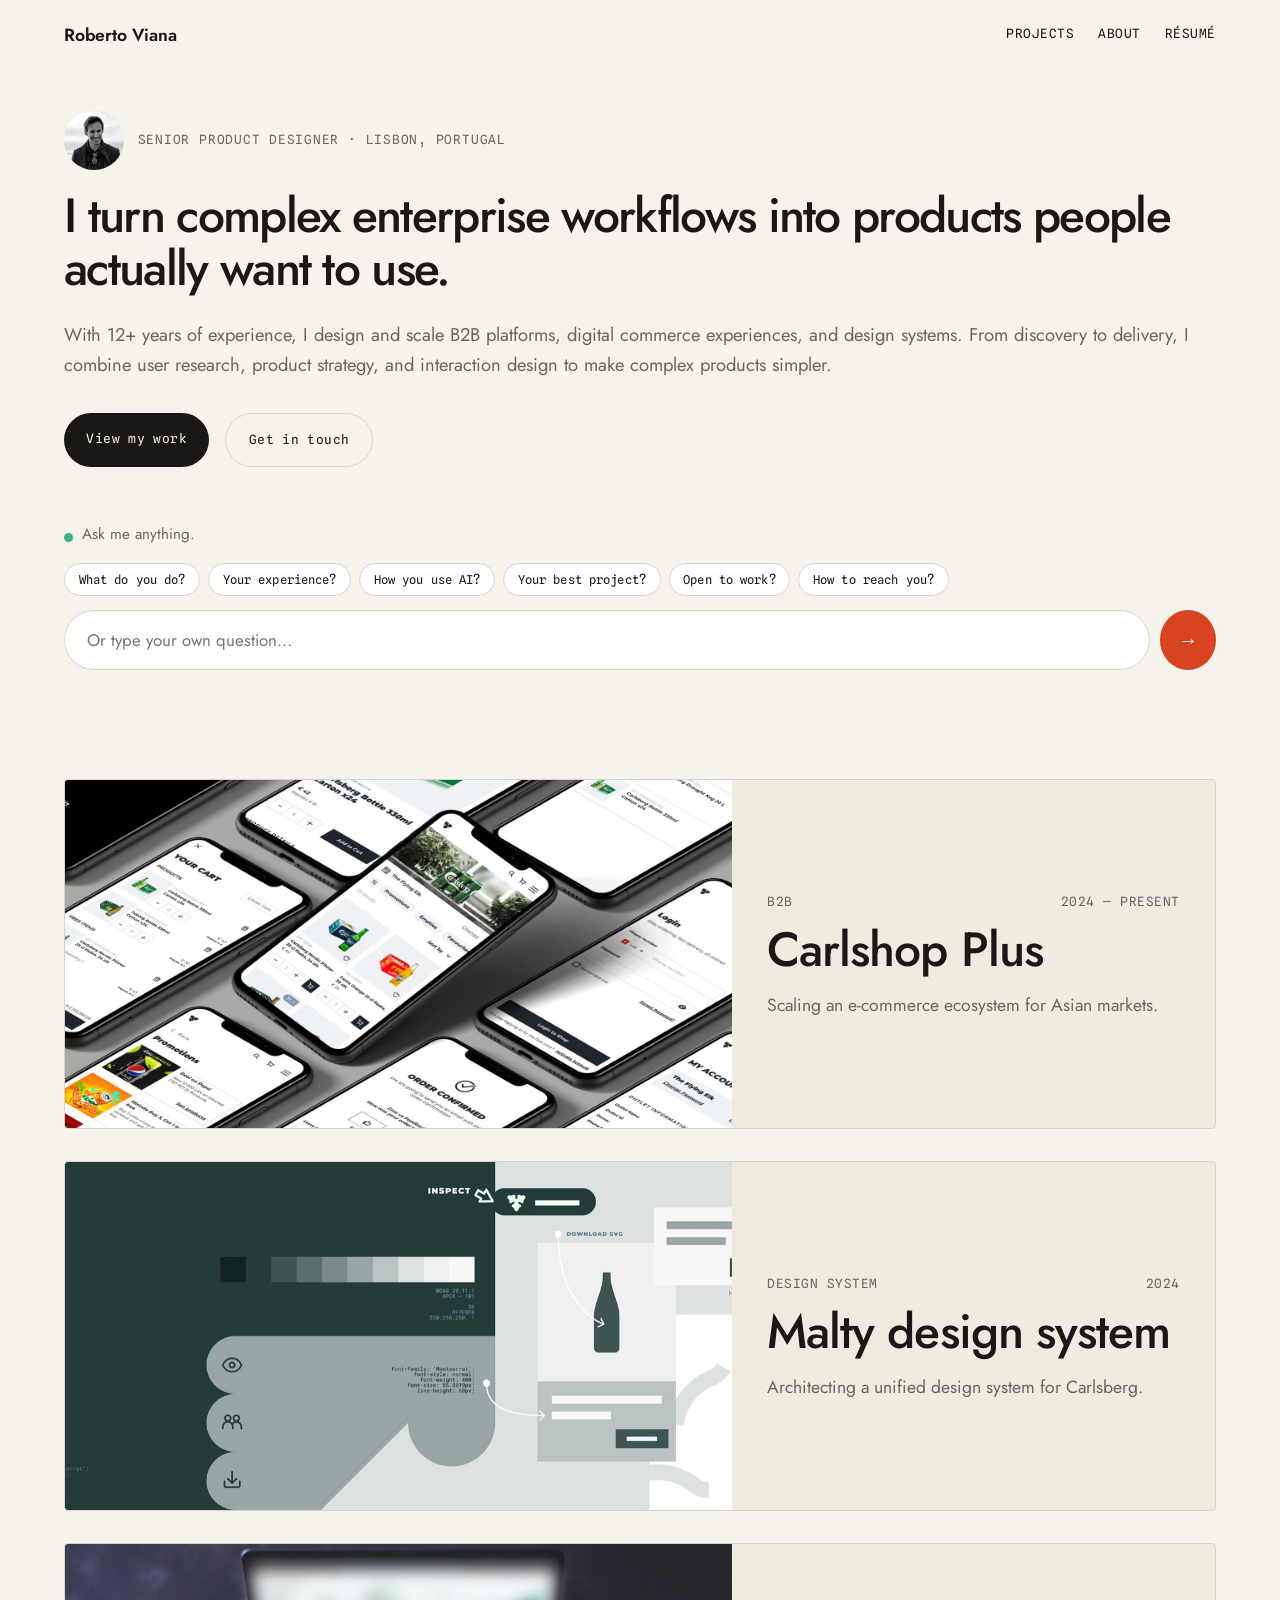
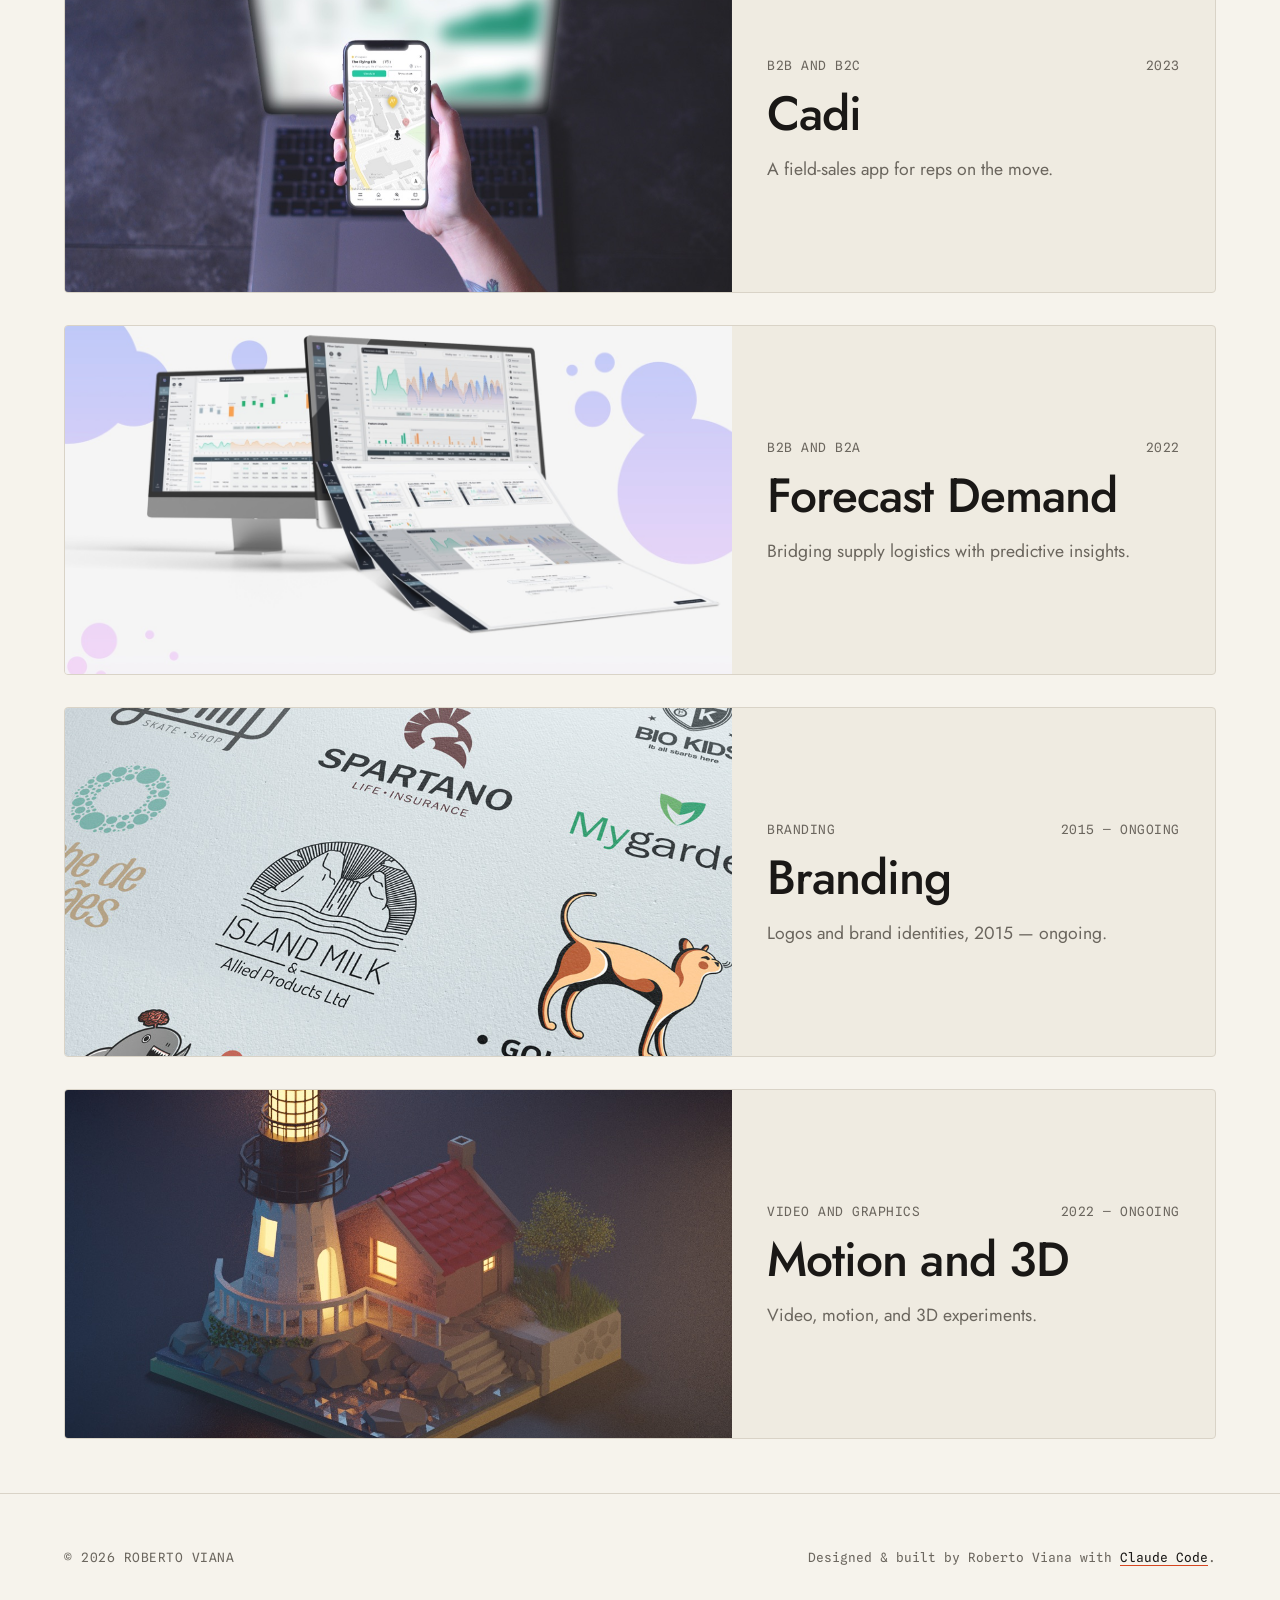
<file: index.html>
<!DOCTYPE html>
<html lang="en">
<head>
  <meta charset="UTF-8" />
  <meta name="viewport" content="width=device-width, initial-scale=1.0" />
  <title>Roberto Viana — Senior Product Designer</title>
  <meta name="description" content="Roberto Viana, senior product designer. I pair research and business strategy with building, and I build fast with AI." />
  <meta property="og:title" content="Roberto Viana — Senior Product Designer" />
  <meta property="og:description" content="Roberto Viana, senior product designer. I pair research and business strategy with building, and I build fast with AI." />
  <meta property="og:url" content="https://roberto-viana.com/" />
  <meta property="og:type" content="website" />
  <meta property="og:image" content="https://roberto-viana.com/assets/img/roberto.jpg" />
  <link rel="canonical" href="https://roberto-viana.com/" />
  <link rel="sitemap" type="application/xml" href="/sitemap.xml" />

  <link rel="preconnect" href="https://fonts.googleapis.com" />
  <link rel="preconnect" href="https://fonts.gstatic.com" crossorigin />
  <link href="https://fonts.googleapis.com/css2?family=Jost:wght@400;500;600;700&family=Spline+Sans+Mono:wght@400;500&display=swap" rel="stylesheet" />

  <link rel="icon" type="image/png" href="assets/img/favicon.png" />
  <link rel="stylesheet" href="assets/css/styles.css" />
</head>
<body class="home">
  <header class="site-header">
    <a href="index.html" class="brand">Roberto Viana</a>
    <nav class="nav">
      <a href="index.html">Projects</a>
      <a href="about.html">About</a>
      <a href="assets/CV_Roberto.pdf" target="_blank" rel="noopener">Résumé</a>
    </nav>
  </header>

  <main>
    <!-- Hero -->
    <section class="hero wrap">
      <div class="hero-ident reveal">
        <figure class="hero-photo">
          <img src="assets/img/roberto.jpg" alt="Roberto Viana" />
        </figure>
        <p class="hero-eyebrow">Senior Product Designer · Lisbon, Portugal</p>
      </div>
      <h1 class="hero-statement reveal">I turn complex enterprise workflows into products people actually want to use.</h1>
      <p class="hero-sub reveal-up">With 12+ years of experience, I design and scale B2B platforms, digital commerce experiences, and design systems. From discovery to delivery, I combine user research, product strategy, and interaction design to make complex products simpler.</p>
      <div class="hero-ctas reveal-up">
        <a href="#projects" class="cta-primary">View my work</a>
        <a href="mailto:roberto.e.v92@gmail.com" class="cta-secondary">Get in touch</a>
      </div>

      <!-- Ask me anything: programmed, conversational replies -->
      <div class="ask reveal-up" id="ask">
        <div class="ask-head">
          <span class="ask-status"></span>
          <p>Ask me anything.</p>
        </div>
        <div class="ask-log" id="askLog" aria-live="polite"></div>
        <div class="ask-chips" id="askChips">
          <button type="button" data-key="role">What do you do?</button>
          <button type="button" data-key="experience">Your experience?</button>
          <button type="button" data-key="ai">How you use AI?</button>
          <button type="button" data-key="work">Your best project?</button>
          <button type="button" data-key="hire">Open to work?</button>
          <button type="button" data-key="contact">How to reach you?</button>
        </div>
        <form class="ask-form" id="askForm" autocomplete="off">
          <input id="askInput" type="text" placeholder="Or type your own question…" aria-label="Ask Roberto a question" />
          <button type="submit" aria-label="Send">&rarr;</button>
        </form>
      </div>
    </section>

    <!-- Project grid -->
    <section class="section wrap" id="projects">
      <div class="grid">
        <!-- Featured -->
        <a class="card featured reveal-up" href="cases/carlshop-plus.html">
          <div class="thumb">
            <img src="assets/img/carlshop-hero.jpg" alt="Carlshop Plus — isometric grid of B2B e-commerce app screens" />
          </div>
          <div class="body">
            <div class="tags meta"><span>B2B</span><span>2024 — present</span></div>
            <h3>Carlshop Plus</h3>
            <p style="color:var(--ink-soft); margin-top:0.4rem;">Scaling an e-commerce ecosystem for Asian markets.</p>
          </div>
        </a>

        <a class="card reveal-up" href="cases/malty.html">
          <div class="thumb">
            <img src="assets/img/malty-card.jpg" alt="Malty design system — component inspection and design tokens" loading="lazy" />
          </div>
          <div class="body">
            <div class="tags meta"><span>Design system</span><span>2024</span></div>
            <h3>Malty design system</h3>
            <p style="color:var(--ink-soft); margin-top:0.4rem;">Architecting a unified design system for Carlsberg.</p>
          </div>
        </a>

        <a class="card reveal-up" href="cases/cadi.html">
          <div class="thumb">
            <img src="assets/img/cadi-card.jpg" alt="Cadi — a sales rep using the app on a phone in the field" loading="lazy" />
          </div>
          <div class="body">
            <div class="tags meta"><span>B2B and B2C</span><span>2023</span></div>
            <h3>Cadi</h3>
            <p style="color:var(--ink-soft); margin-top:0.4rem;">A field-sales app for reps on the move.</p>
          </div>
        </a>

        <a class="card reveal-up" href="cases/forecast-demand.html">
          <div class="thumb">
            <img src="assets/img/forecast-card.jpg" alt="Forecast Demand — predictive demand-planning dashboard on desktop" loading="lazy" />
          </div>
          <div class="body">
            <div class="tags meta"><span>B2B and B2A</span><span>2022</span></div>
            <h3>Forecast Demand</h3>
            <p style="color:var(--ink-soft); margin-top:0.4rem;">Bridging supply logistics with predictive insights.</p>
          </div>
        </a>

        <a class="card reveal-up" href="cases/branding.html">
          <div class="thumb">
            <img src="assets/img/branding-hero.jpg" alt="A selection of brand logos designed by Roberto Viana" loading="lazy" />
          </div>
          <div class="body">
            <div class="tags meta"><span>Branding</span><span>2015 — ongoing</span></div>
            <h3>Branding</h3>
            <p style="color:var(--ink-soft); margin-top:0.4rem;">Logos and brand identities, 2015 — ongoing.</p>
          </div>
        </a>

        <a class="card reveal-up" href="cases/motion-3d.html">
          <div class="thumb">
            <img src="assets/img/motion-poster.jpg" alt="Motion and 3D — still from a rendered animation" loading="lazy" />
          </div>
          <div class="body">
            <div class="tags meta"><span>Video and Graphics</span><span>2022 — ongoing</span></div>
            <h3>Motion and 3D</h3>
            <p style="color:var(--ink-soft); margin-top:0.4rem;">Video, motion, and 3D experiments.</p>
          </div>
        </a>
      </div>
    </section>

  </main>

  <footer class="site-footer wrap">
    <span class="meta">© 2026 Roberto Viana</span>
    <span class="built">Designed &amp; built by Roberto Viana with <a href="https://claude.com/claude-code" target="_blank" rel="noopener">Claude Code</a>.</span>
  </footer>

  <script src="assets/js/main.js"></script>
</body>
</html>
</file>
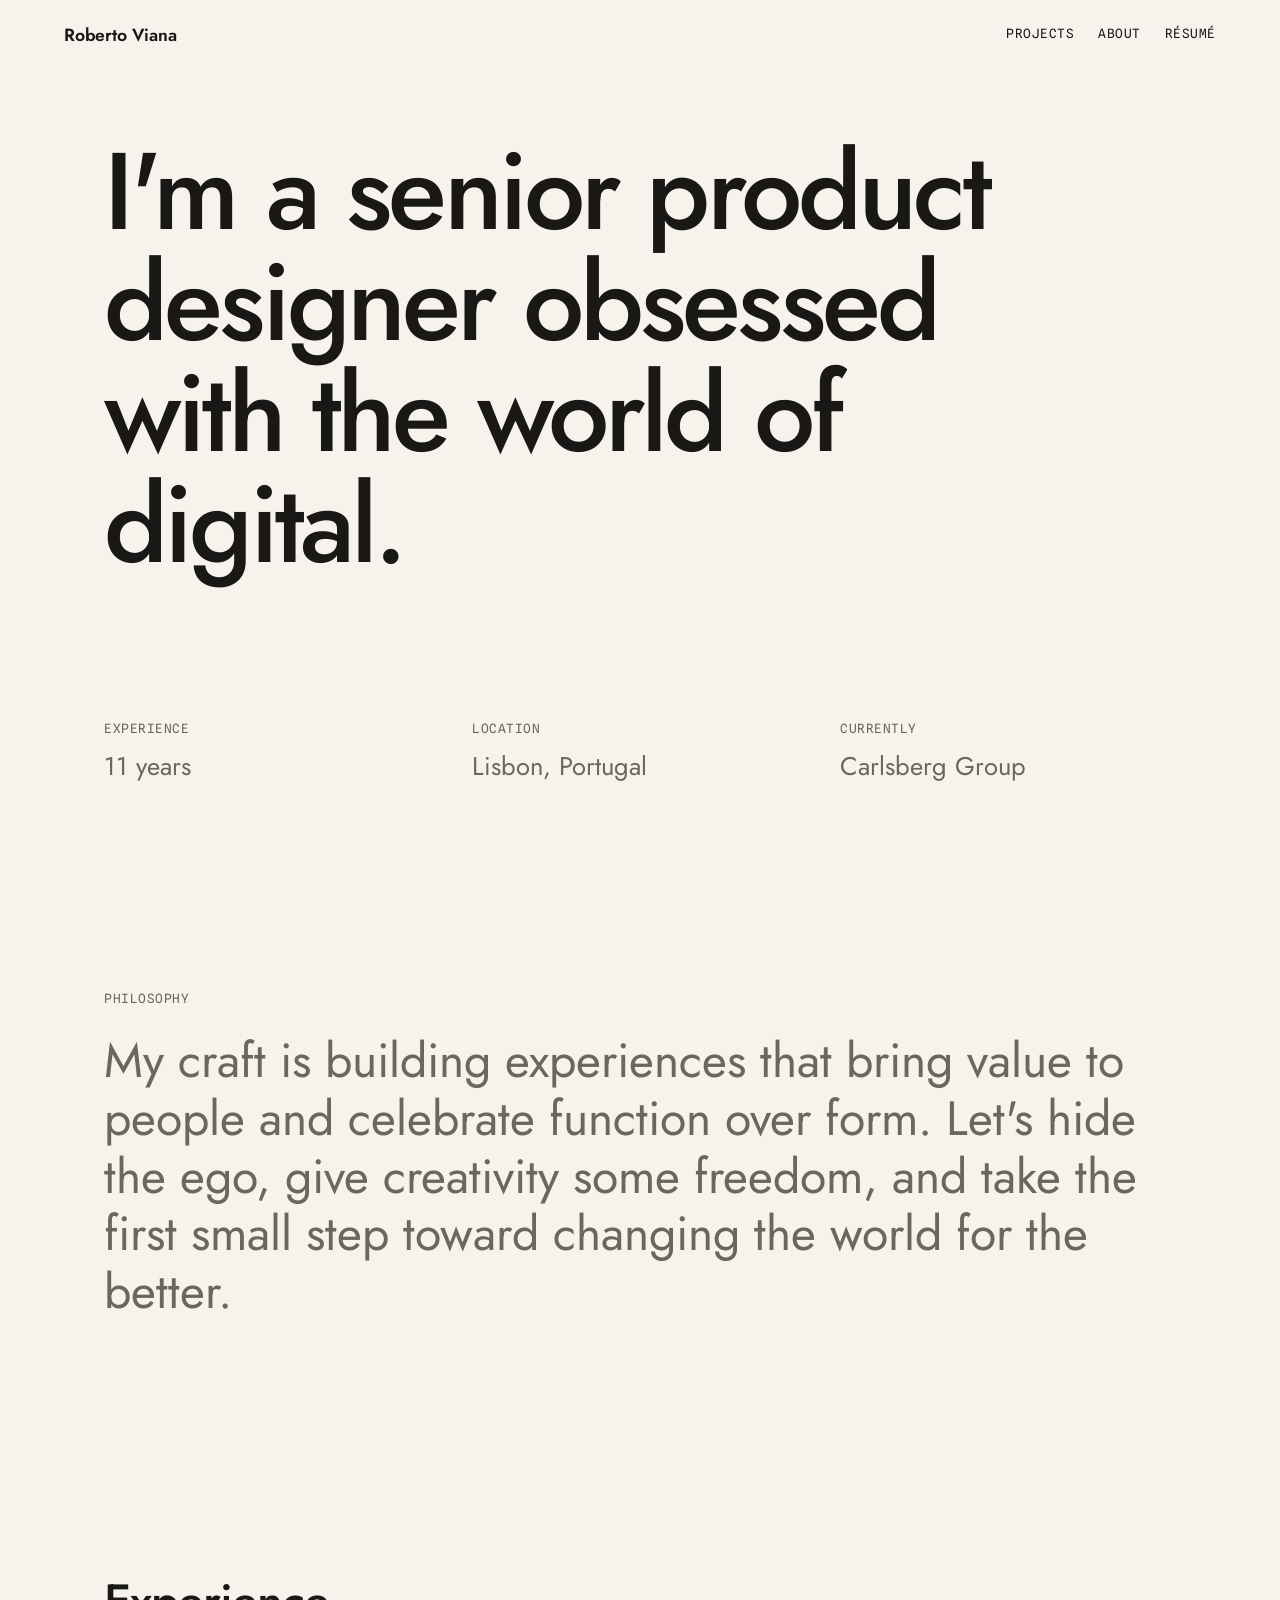
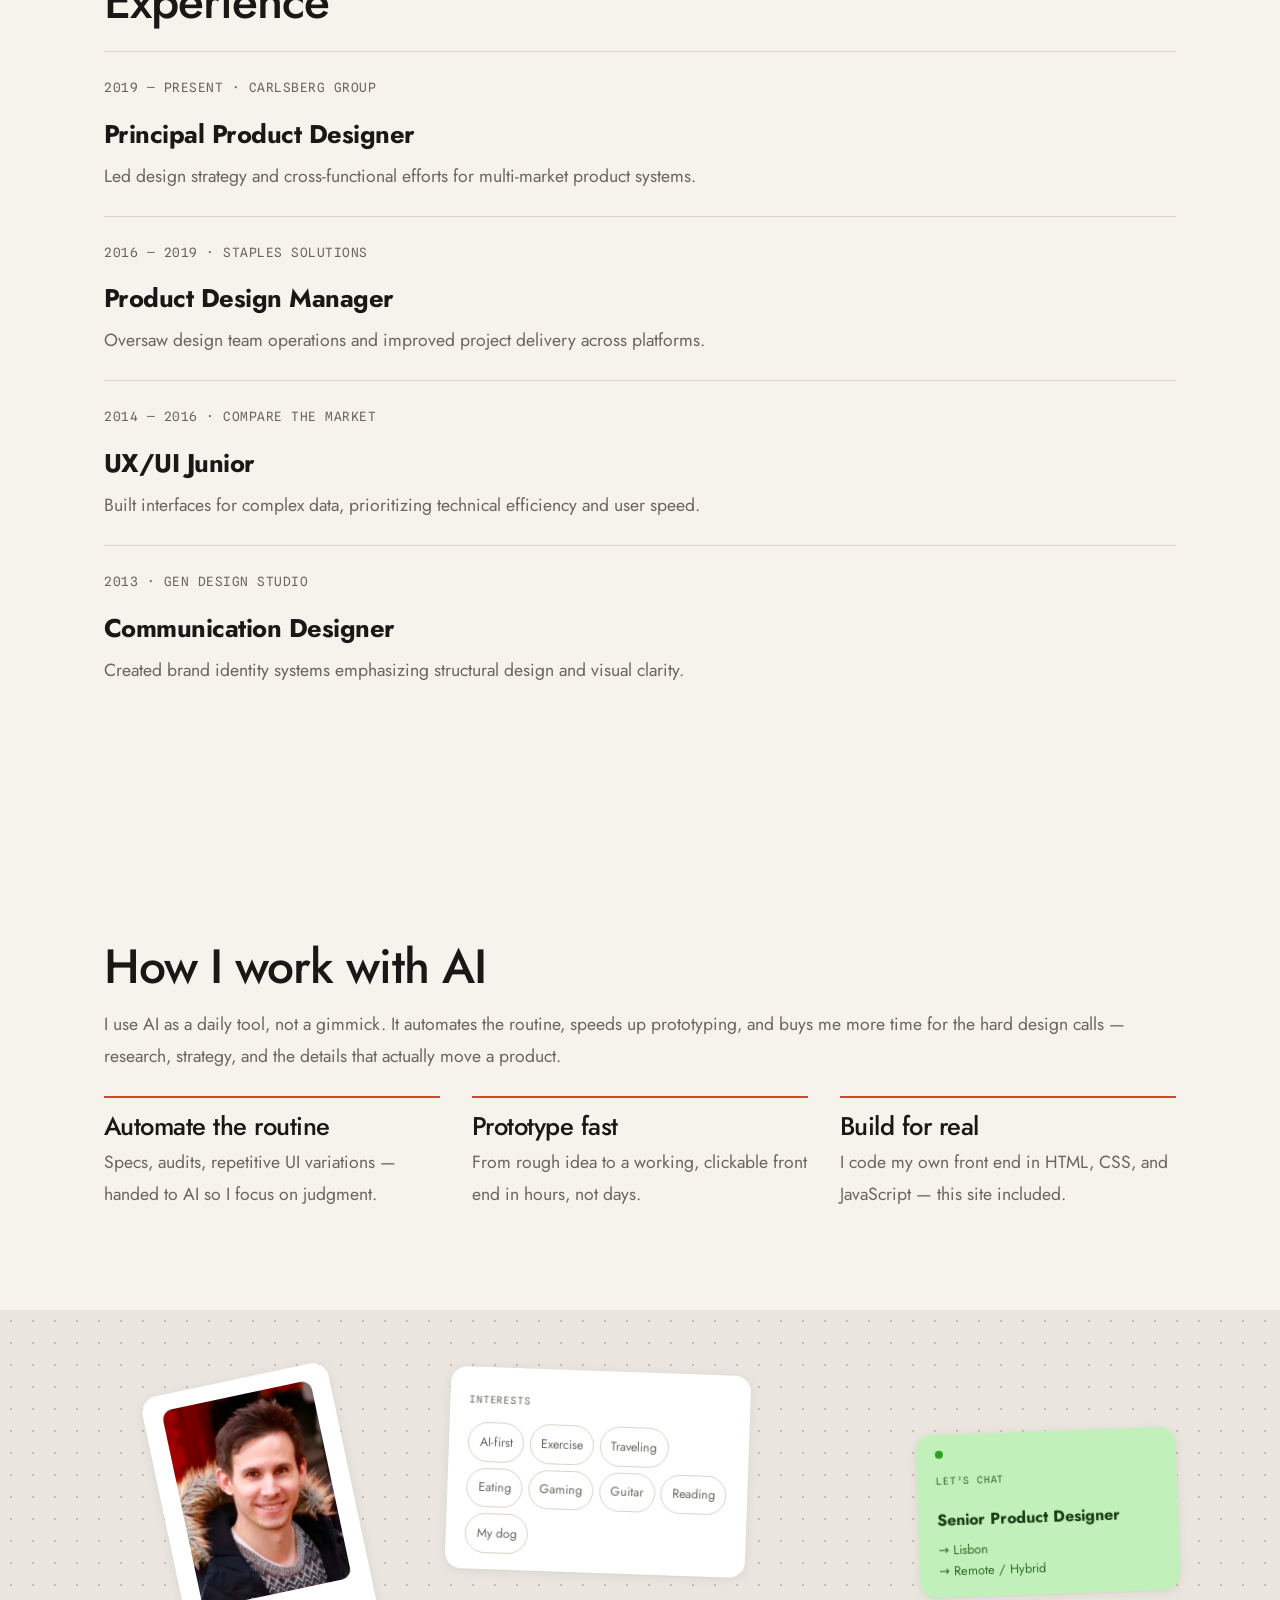
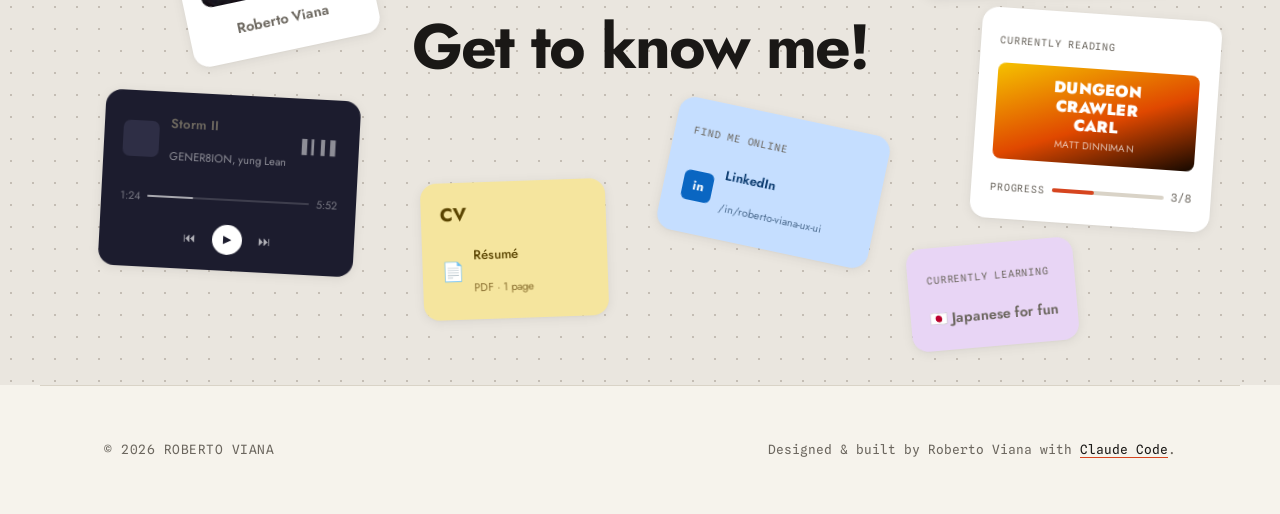
<file: about.html>
<!DOCTYPE html>
<html lang="en">
<head>
  <meta charset="UTF-8" />
  <meta name="viewport" content="width=device-width, initial-scale=1.0" />
  <title>About — Roberto Viana</title>
  <meta name="description" content="Roberto Viana, senior product designer with 11 years of experience across B2B, B2C, and enterprise platforms. I build fast with AI and code my own front end." />
  <meta property="og:title" content="About — Roberto Viana" />
  <meta property="og:description" content="Roberto Viana, senior product designer with 11 years of experience across B2B, B2C, and enterprise platforms. I build fast with AI and code my own front end." />
  <meta property="og:url" content="https://roberto-viana.com/about.html" />
  <meta property="og:type" content="website" />
  <meta property="og:image" content="https://roberto-viana.com/assets/img/roberto.jpg" />
  <link rel="canonical" href="https://roberto-viana.com/about.html" />
  <link rel="sitemap" type="application/xml" href="/sitemap.xml" />

  <link rel="preconnect" href="https://fonts.googleapis.com" />
  <link rel="preconnect" href="https://fonts.gstatic.com" crossorigin />
  <link href="https://fonts.googleapis.com/css2?family=Jost:wght@400;500;600;700&family=Spline+Sans+Mono:wght@400;500&display=swap" rel="stylesheet" />

  <link rel="icon" type="image/png" href="assets/img/favicon.png" />
  <link rel="stylesheet" href="assets/css/styles.css" />
</head>
<body>
  <header class="site-header">
    <a href="index.html" class="brand">Roberto Viana</a>
    <nav class="nav">
      <a href="index.html">Projects</a>
      <a href="about.html">About</a>
      <a href="assets/CV_Roberto.pdf" target="_blank" rel="noopener">Résumé</a>
    </nav>
  </header>

  <main>
    <section class="case-hero wrap">
      <h1 class="reveal">I'm a senior product designer obsessed with the world of digital.</h1>
    </section>

    <section class="section wrap">
      <div class="grid" style="grid-template-columns: repeat(3, 1fr);">
        <div class="reveal-up" data-delay="1">
          <p class="meta">Experience</p>
          <p style="font-family:var(--font-display); font-size:var(--step-h3); margin-top:0.35rem;">11 years</p>
        </div>
        <div class="reveal-up" data-delay="2">
          <p class="meta">Location</p>
          <p style="font-family:var(--font-display); font-size:var(--step-h3); margin-top:0.35rem;">Lisbon, Portugal</p>
        </div>
        <div class="reveal-up" data-delay="3">
          <p class="meta">Currently</p>
          <p style="font-family:var(--font-display); font-size:var(--step-h3); margin-top:0.35rem;">Carlsberg Group</p>
        </div>
      </div>
    </section>

    <section class="section wrap">
      <div class="prose reveal-up">
        <p class="meta">Philosophy</p>
        <p style="font-family:var(--font-display); font-size:var(--step-h2); line-height:1.2; margin-top:0.75rem;">My craft is building experiences that bring value to people and celebrate function over form. Let's hide the ego, give creativity some freedom, and take the first small step toward changing the world for the better.</p>
      </div>
    </section>

    <section class="section wrap">
      <div class="prose">
        <h2 class="reveal-up">Experience</h2>

        <div class="reveal-up" style="border-top:1px solid var(--line); padding-top:1.25rem; margin-top:1.5rem;">
          <p class="meta">2019 — Present · Carlsberg Group</p>
          <h3 style="margin-top:0.35rem;">Principal Product Designer</h3>
          <p style="color:var(--ink-soft); margin-top:0.5rem;">Led design strategy and cross-functional efforts for multi-market product systems.</p>
        </div>

        <div class="reveal-up" style="border-top:1px solid var(--line); padding-top:1.25rem; margin-top:1.5rem;">
          <p class="meta">2016 — 2019 · Staples Solutions</p>
          <h3 style="margin-top:0.35rem;">Product Design Manager</h3>
          <p style="color:var(--ink-soft); margin-top:0.5rem;">Oversaw design team operations and improved project delivery across platforms.</p>
        </div>

        <div class="reveal-up" style="border-top:1px solid var(--line); padding-top:1.25rem; margin-top:1.5rem;">
          <p class="meta">2014 — 2016 · Compare the Market</p>
          <h3 style="margin-top:0.35rem;">UX/UI Junior</h3>
          <p style="color:var(--ink-soft); margin-top:0.5rem;">Built interfaces for complex data, prioritizing technical efficiency and user speed.</p>
        </div>

        <div class="reveal-up" style="border-top:1px solid var(--line); padding-top:1.25rem; margin-top:1.5rem;">
          <p class="meta">2013 · GEN Design Studio</p>
          <h3 style="margin-top:0.35rem;">Communication Designer</h3>
          <p style="color:var(--ink-soft); margin-top:0.5rem;">Created brand identity systems emphasizing structural design and visual clarity.</p>
        </div>
      </div>
    </section>

    <!-- How I work with AI -->
    <section class="section wrap">
      <div class="prose">
        <h2 class="reveal-up">How I work with AI</h2>
        <p class="reveal-up" style="color:var(--ink-soft);">I use AI as a daily tool, not a gimmick. It automates the routine, speeds up prototyping, and buys me more time for the hard design calls — research, strategy, and the details that actually move a product.</p>
      </div>
      <div class="process">
        <div class="step reveal-up" data-delay="1">
          <h3>Automate the routine</h3>
          <p>Specs, audits, repetitive UI variations — handed to AI so I focus on judgment.</p>
        </div>
        <div class="step reveal-up" data-delay="2">
          <h3>Prototype fast</h3>
          <p>From rough idea to a working, clickable front end in hours, not days.</p>
        </div>
        <div class="step reveal-up" data-delay="3">
          <h3>Build for real</h3>
          <p>I code my own front end in HTML, CSS, and JavaScript — this site included.</p>
        </div>
      </div>
    </section>

    <!-- Get to know me — bottom of page -->
    <section class="know-me" id="know-me">
      <div class="know-me-inner">
        <h2 class="know-me-title">Get to know me!</h2>

        <div class="km-card km-card--photo" data-depth="0.4" data-km-rotate="-3" data-tip="That's me — based in Lisbon 🌊">
          <div class="km-photo-wrap">
            <img src="assets/img/profilepic.png" alt="Roberto Viana" />
          </div>
          <p class="km-name">Roberto Viana</p>
        </div>

        <div class="km-card km-card--interests" data-depth="0.6" data-km-rotate="2" data-tip="What keeps me curious outside of work">
          <p class="km-label">Interests</p>
          <div class="km-tags">
            <span>AI-first</span><span>Exercise</span><span>Traveling</span>
            <span>Eating</span><span>Gaming</span><span>Guitar</span>
            <span>Reading</span><span>My dog</span>
          </div>
        </div>

        <div class="km-card km-card--chat" data-depth="0.3" data-km-rotate="-2" data-tip="Open to remote &amp; hybrid roles in Lisbon">
          <div class="km-chat-dot"></div>
          <p class="km-label">Let's chat</p>
          <p class="km-chat-role">Senior Product Designer</p>
          <p class="km-chat-location">→ Lisbon</p>
          <p class="km-chat-location">→ Remote / Hybrid</p>
        </div>

        <div class="km-card km-card--learning" data-depth="0.7" data-km-rotate="-5" data-tip="Slowly but surely — 日本語 is hard 🈺">
          <p class="km-label">Currently learning</p>
          <p class="km-learning-text">🇯🇵 Japanese for fun</p>
        </div>

        <a class="km-card km-card--music" data-depth="0.5" data-km-rotate="3" data-tip="Current soundtrack for deep work sessions" href="https://www.youtube.com/watch?v=x6_mbnsh6VU&list=RDx6_mbnsh6VU&start_radio=1" target="_blank" rel="noopener">
          <div class="km-music-top">
            <div class="km-music-art"></div>
            <div class="km-music-meta">
              <p class="km-music-title">Storm II</p>
              <p class="km-music-artist">GENER8ION, yung Lean</p>
            </div>
            <div class="km-music-wave">▌▎▍▌</div>
          </div>
          <div class="km-music-time">
            <span>1:24</span>
            <div class="km-music-bar"><div></div></div>
            <span>5:52</span>
          </div>
          <div class="km-music-controls">
            <button aria-label="Previous">⏮</button>
            <button class="km-play" aria-label="Play">▶</button>
            <button aria-label="Next">⏭</button>
          </div>
        </a>

        <a class="km-card km-card--cv" data-depth="0.4" data-km-rotate="-2" data-tip="One page. Everything that matters." href="assets/CV_Roberto.pdf" target="_blank" rel="noopener">
          <p class="km-cv-head">CV</p>
          <div class="km-cv-file">
            <span>📄</span>
            <div>
              <p>Résumé</p>
              <p class="km-cv-meta">PDF · 1 page</p>
            </div>
          </div>
        </a>

        <div class="km-card km-card--linkedin" data-depth="0.6" data-km-rotate="3" data-tip="Let's connect — I read every message">
          <p class="km-label">Find me online</p>
          <a class="km-linkedin" href="https://www.linkedin.com/in/roberto-viana-ux-ui/" target="_blank" rel="noopener">
            <div class="km-linkedin-icon">in</div>
            <div>
              <p>LinkedIn</p>
              <p class="km-linkedin-handle">/in/roberto-viana-ux-ui</p>
            </div>
          </a>
        </div>

        <div class="km-card km-card--reading" data-depth="0.3" data-km-rotate="4" data-tip="Can't put it down — on book 3 of 8">
          <p class="km-label">Currently reading</p>
          <div class="km-book-art">
            <p>DUNGEON<br>CRAWLER<br>CARL</p>
            <p class="km-book-author">Matt Dinniman</p>
          </div>
          <div class="km-book-progress">
            <p class="km-label">Progress</p>
            <div class="km-progress-bar"><div style="width:37.5%"></div></div>
            <p class="km-progress-num">3/8</p>
          </div>
        </div>

        <div class="km-tip" id="kmTip"></div>
      </div>
    </section>
  </main>

  <footer class="site-footer wrap">
    <span class="meta">© 2026 Roberto Viana</span>
    <span class="built">Designed &amp; built by Roberto Viana with <a href="https://claude.com/claude-code" target="_blank" rel="noopener">Claude Code</a>.</span>
  </footer>

  <script src="assets/js/main.js"></script>
</body>
</html>
</file>
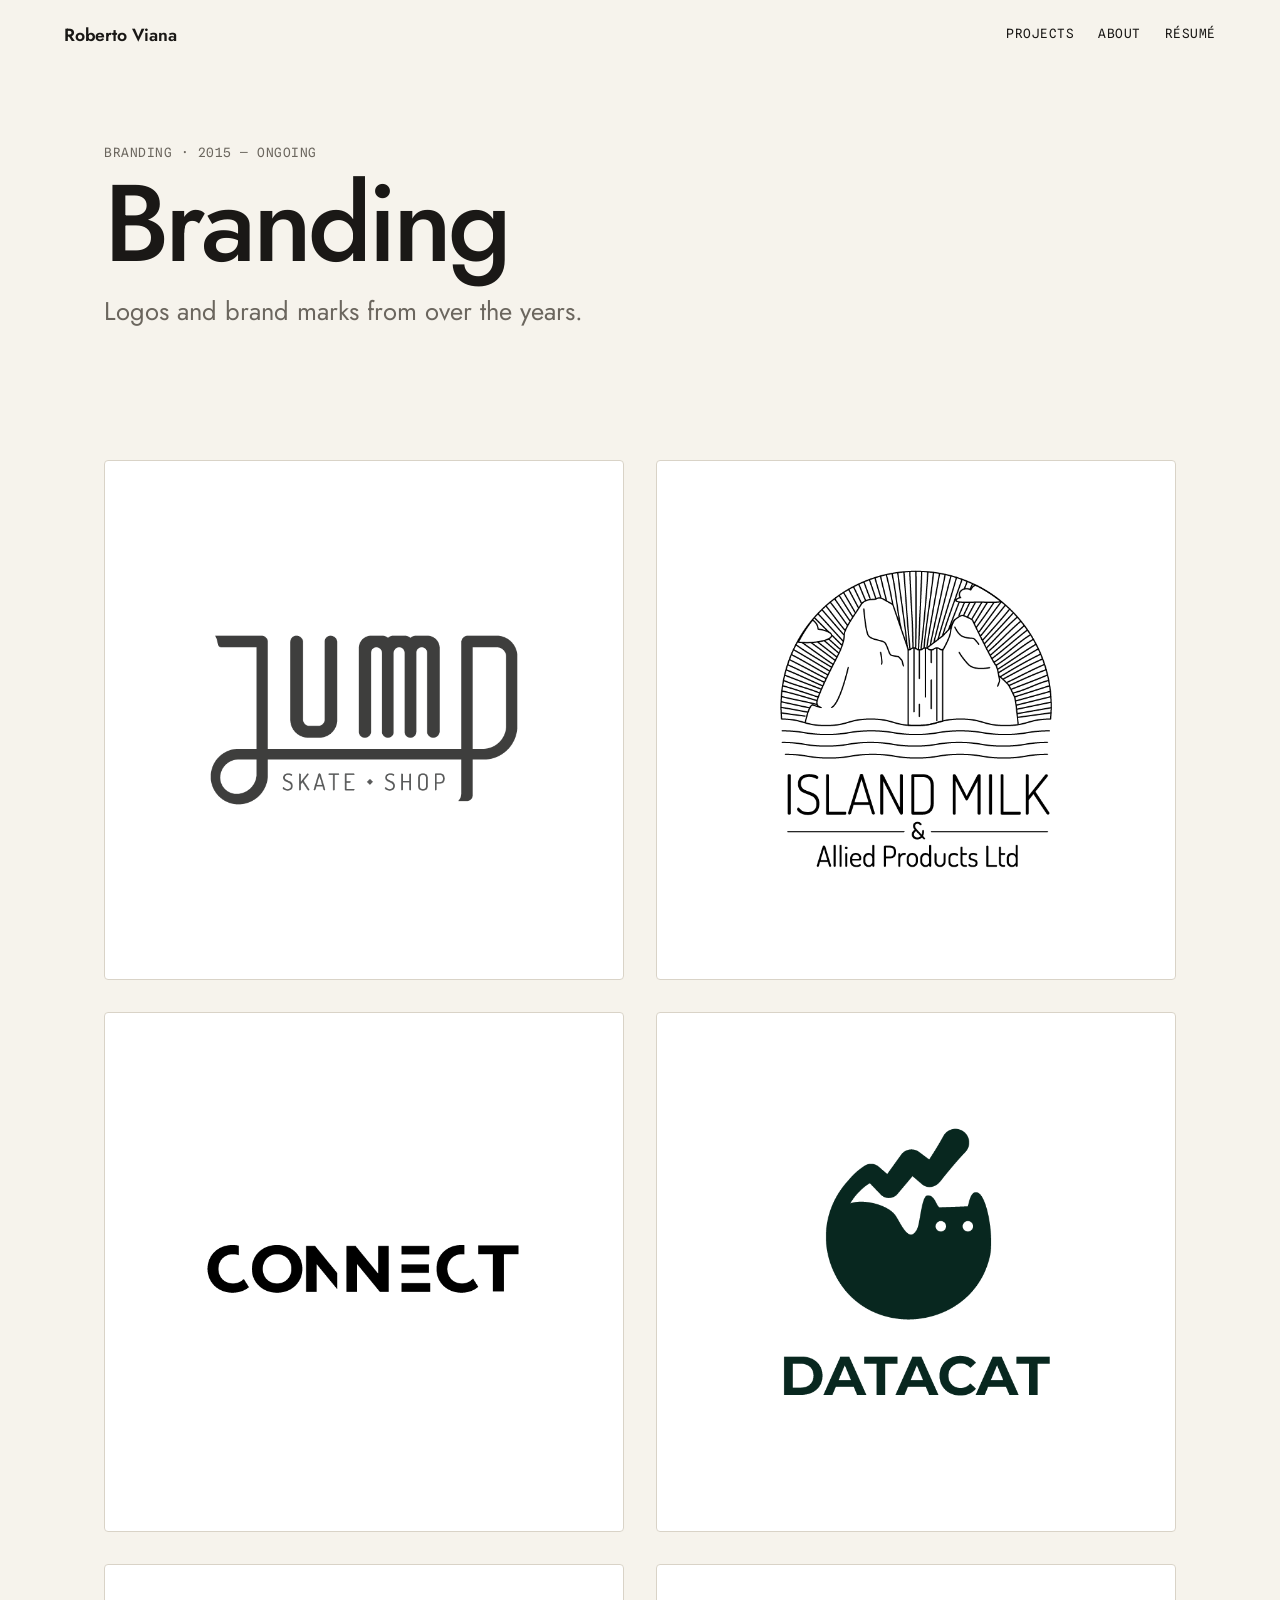
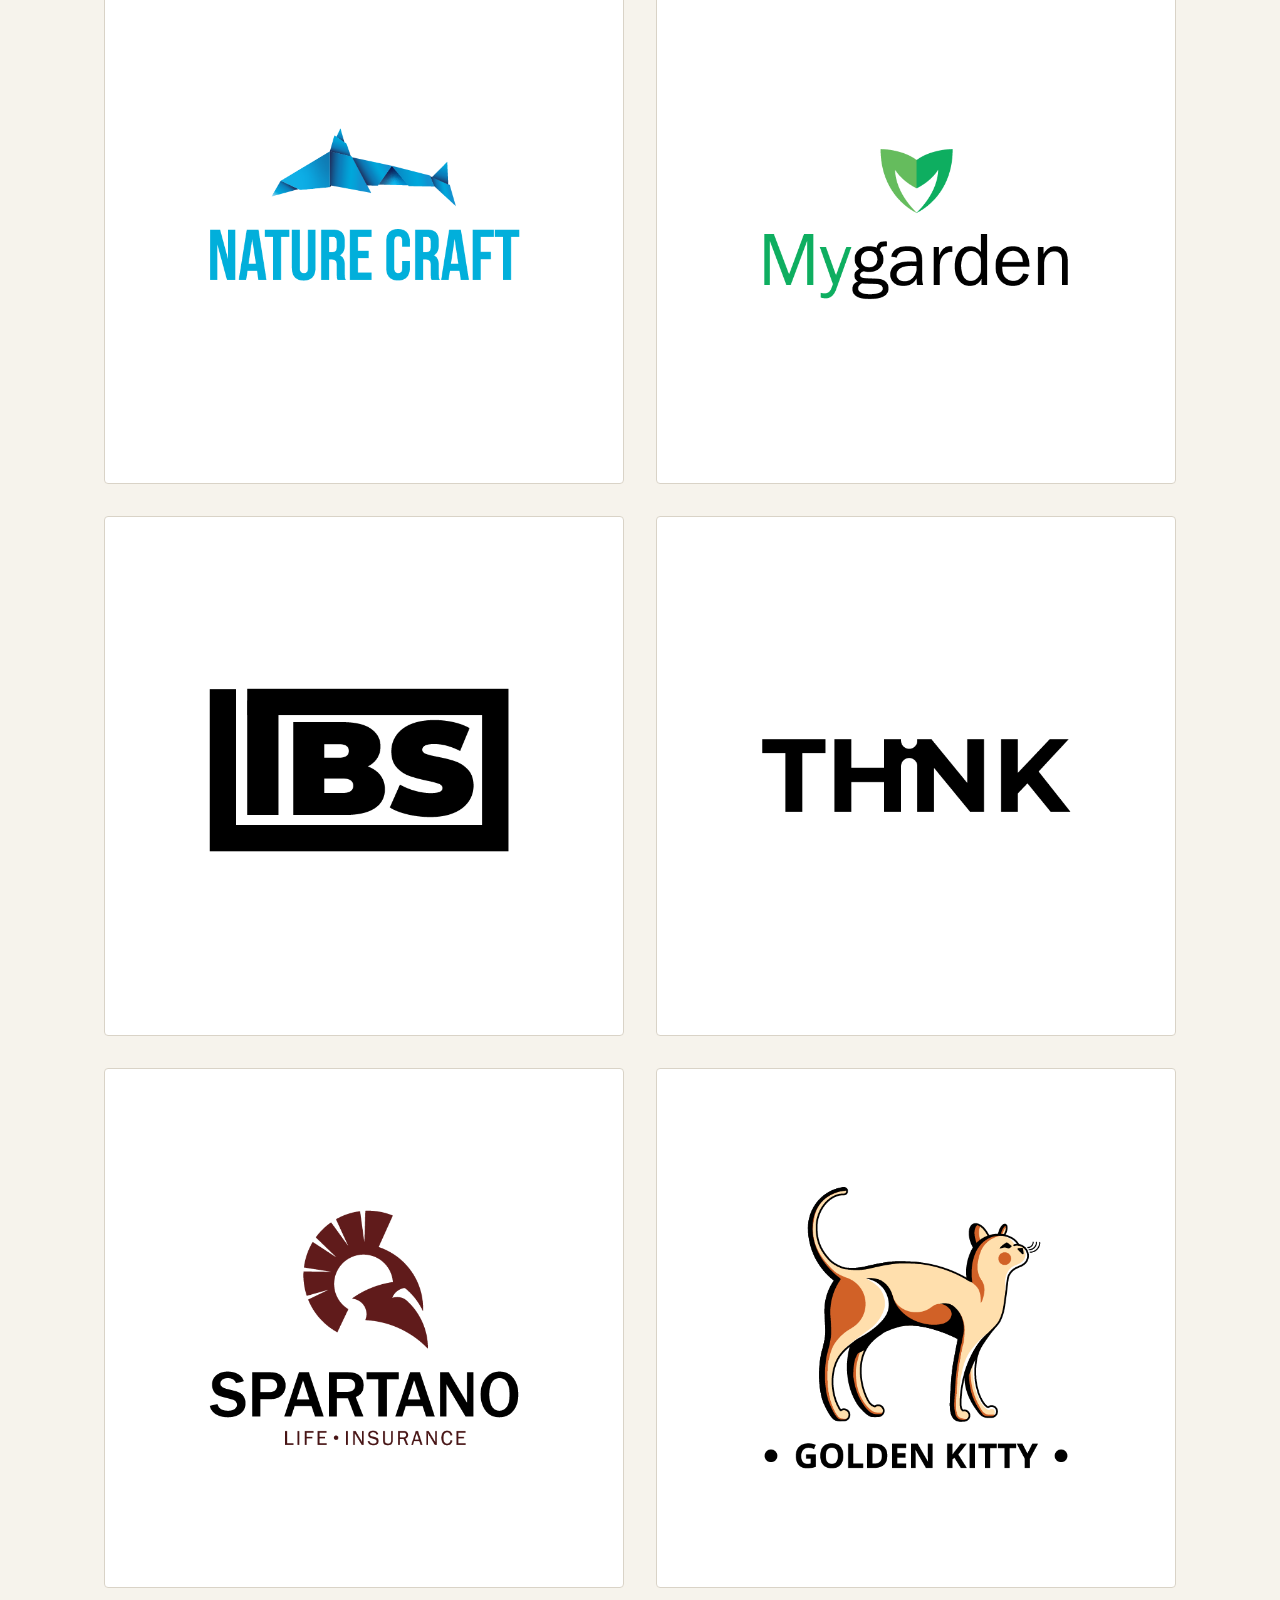
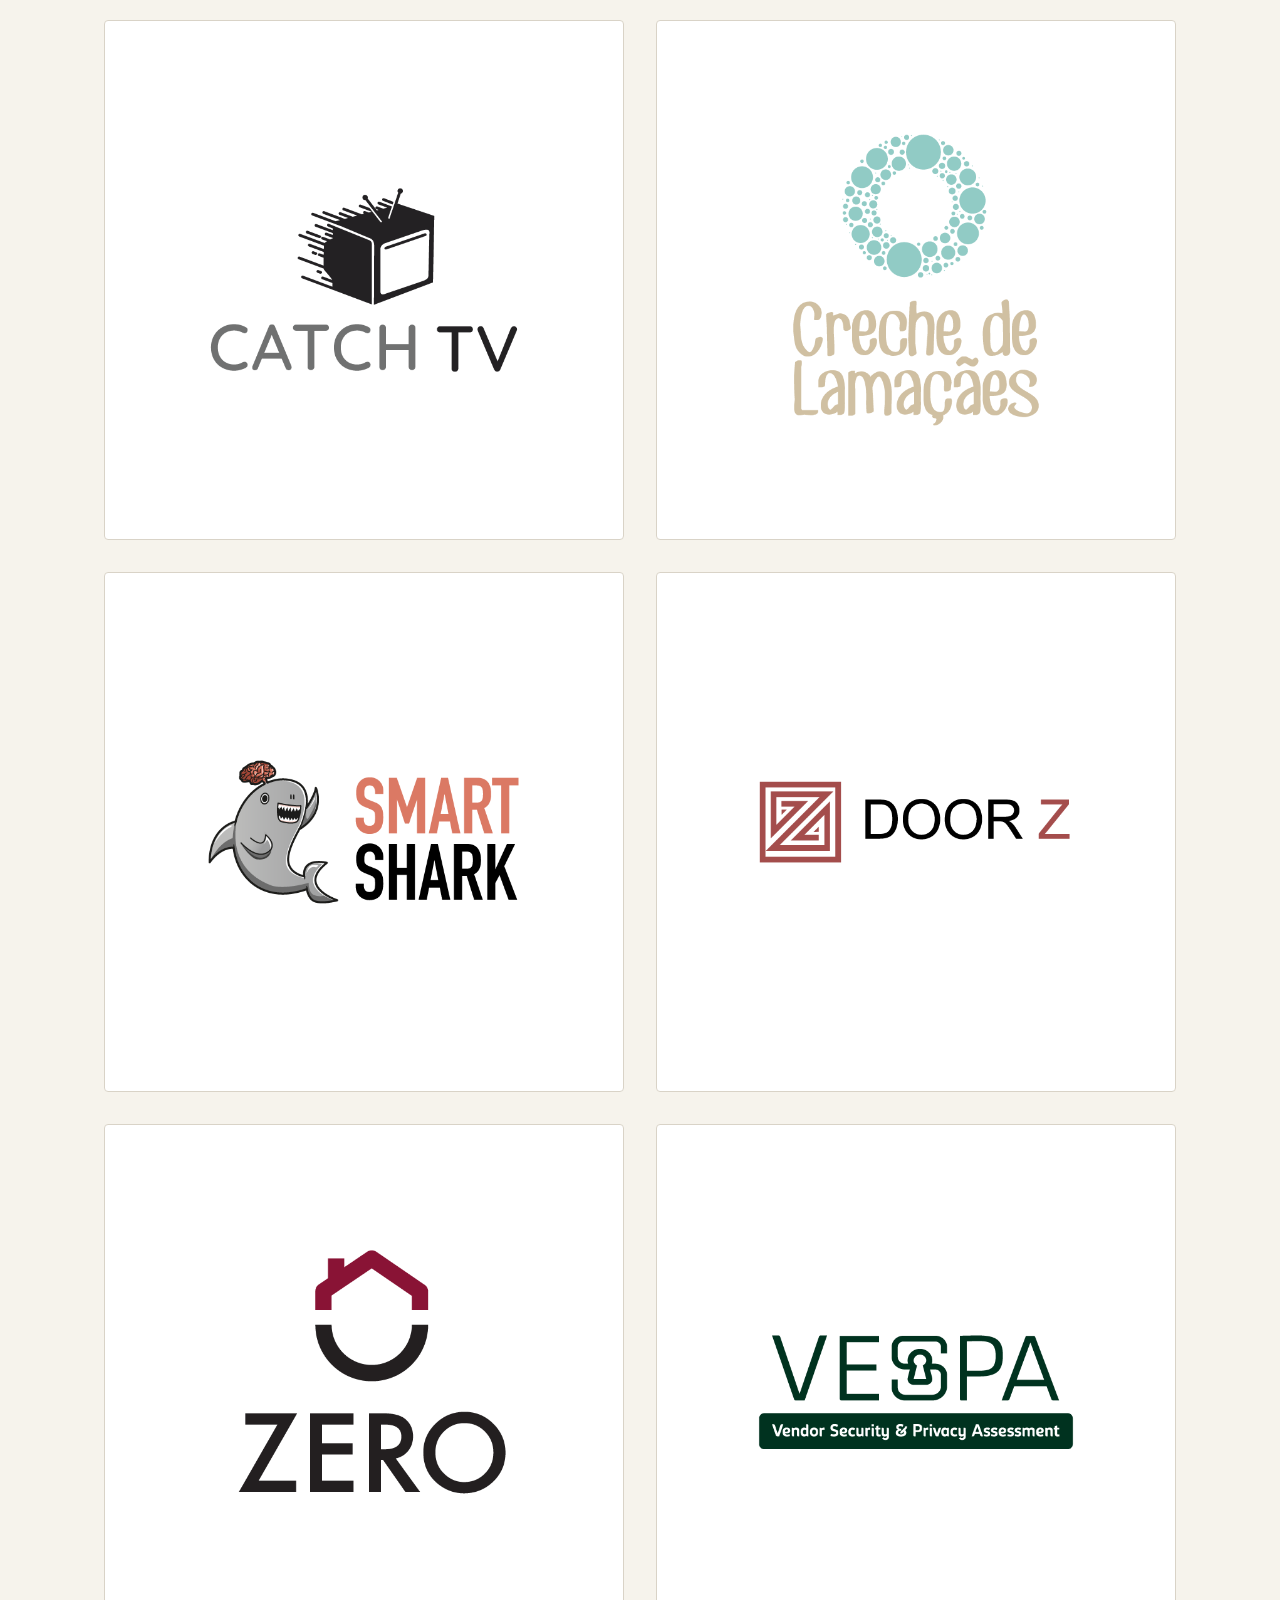
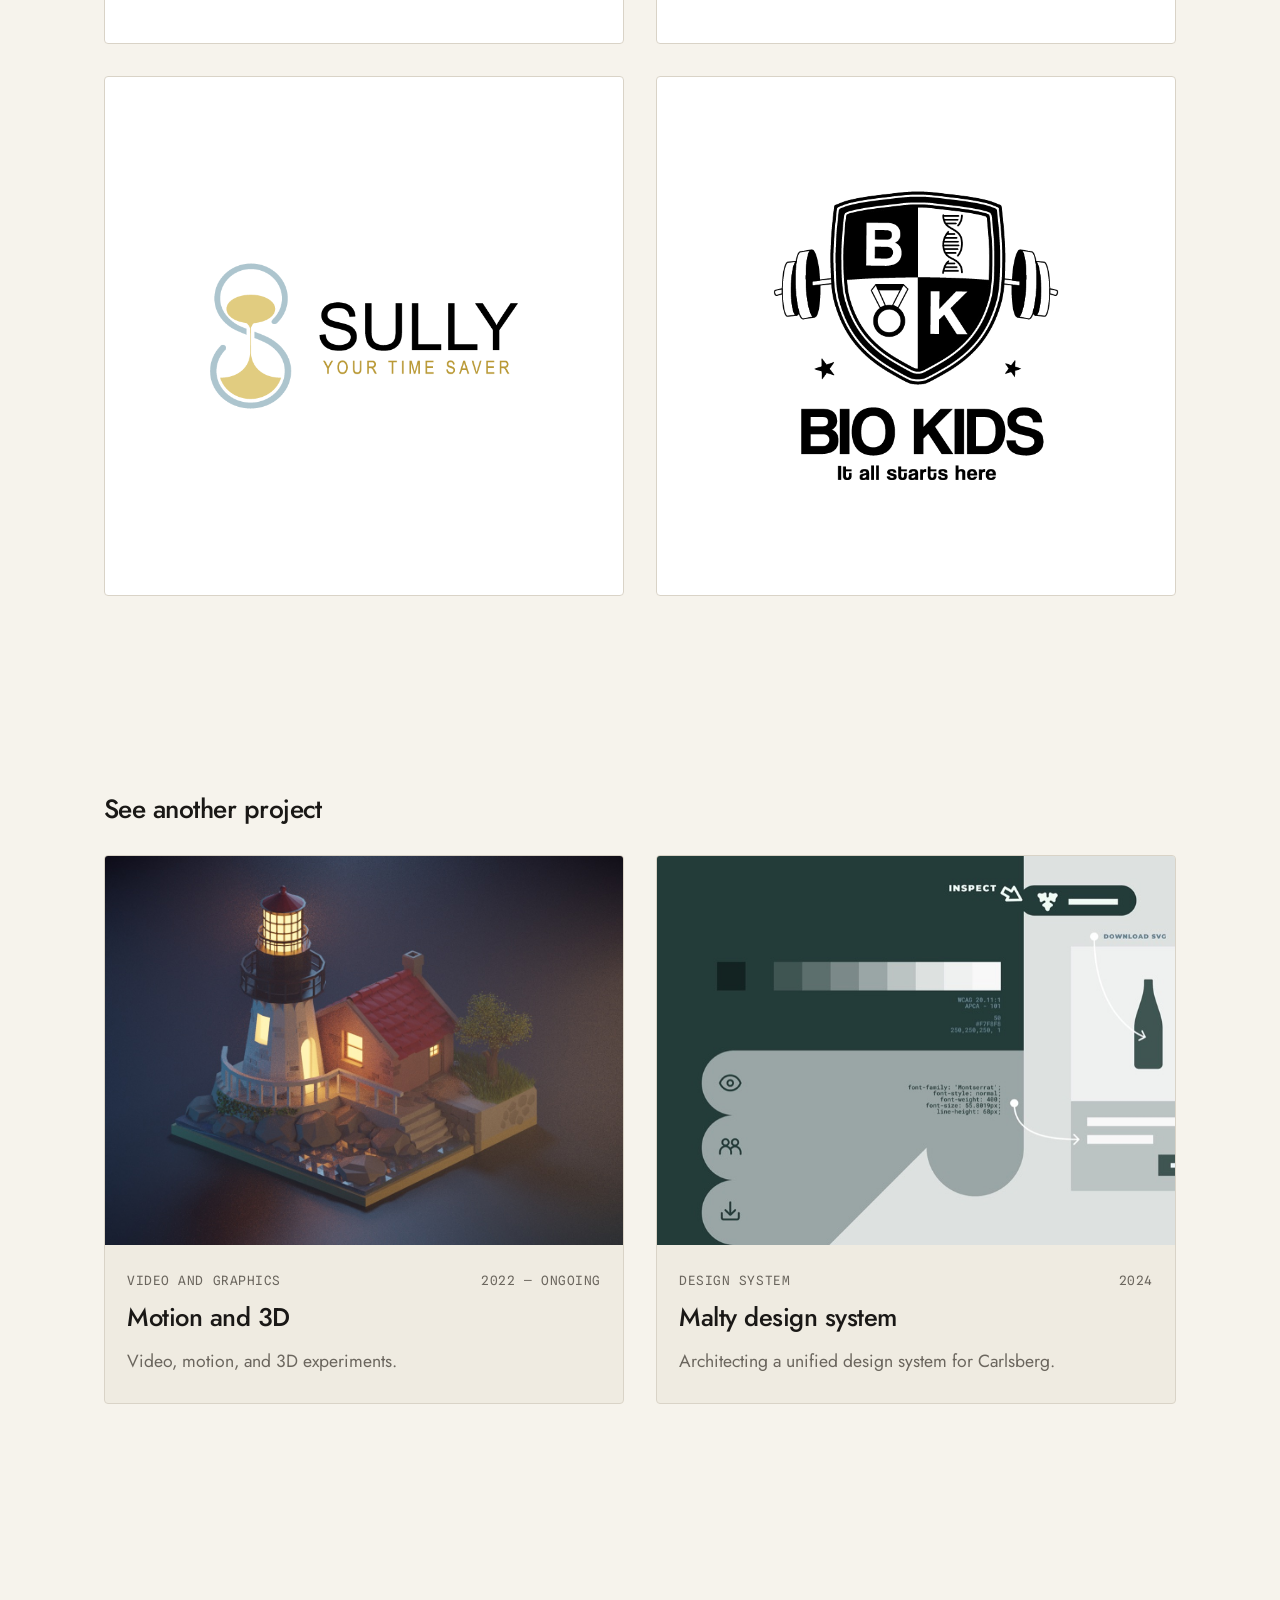
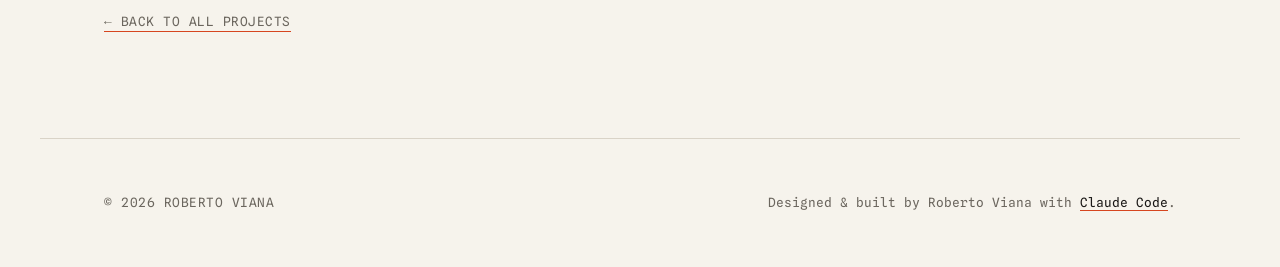
<file: cases/branding.html>
<!DOCTYPE html>
<html lang="en">
<head>
  <meta charset="UTF-8" />
  <meta name="viewport" content="width=device-width, initial-scale=1.0" />
  <title>Branding — Roberto Viana</title>
  <meta name="description" content="An overview of some logos I've created over the past years." />
  <meta property="og:title" content="Branding — Roberto Viana" />
  <meta property="og:description" content="An overview of some logos I've created over the past years." />
  <meta property="og:url" content="https://roberto-viana.com/cases/branding.html" />
  <meta property="og:type" content="website" />
  <meta property="og:image" content="https://roberto-viana.com/assets/img/branding-hero.jpg" />
  <link rel="canonical" href="https://roberto-viana.com/cases/branding.html" />
  <link rel="sitemap" type="application/xml" href="/sitemap.xml" />

  <link rel="preconnect" href="https://fonts.googleapis.com" />
  <link rel="preconnect" href="https://fonts.gstatic.com" crossorigin />
  <link href="https://fonts.googleapis.com/css2?family=Jost:wght@400;500;600;700&family=Spline+Sans+Mono:wght@400;500&display=swap" rel="stylesheet" />

  <link rel="icon" type="image/png" href="../assets/img/favicon.png" />
  <link rel="stylesheet" href="../assets/css/styles.css" />
</head>
<body>
  <header class="site-header">
    <a href="../index.html" class="brand">Roberto Viana</a>
    <nav class="nav">
      <a href="../index.html">Projects</a>
      <a href="../about.html">About</a>
      <a href="../assets/CV_Roberto.pdf" target="_blank" rel="noopener">Résumé</a>
    </nav>
  </header>

  <main>
    <section class="case-hero wrap">
      <p class="meta reveal">Branding · 2015 — ongoing</p>
      <h1 class="reveal">Branding</h1>
      <p class="subtitle reveal">Logos and brand marks from over the years.</p>
    </section>

    <section class="section wrap">
      <div class="logo-grid">
        <div class="tile reveal-up"><img src="../assets/img/branding-logo-01.png" alt="Brand logo" loading="lazy" /></div>
        <div class="tile reveal-up"><img src="../assets/img/branding-logo-02.png" alt="Brand logo" loading="lazy" /></div>
        <div class="tile reveal-up"><img src="../assets/img/branding-logo-03.png" alt="Brand logo" loading="lazy" /></div>
        <div class="tile reveal-up"><img src="../assets/img/branding-logo-04.png" alt="Brand logo" loading="lazy" /></div>
        <div class="tile reveal-up"><img src="../assets/img/branding-logo-05.png" alt="Brand logo" loading="lazy" /></div>
        <div class="tile reveal-up"><img src="../assets/img/branding-logo-06.png" alt="Brand logo" loading="lazy" /></div>
        <div class="tile reveal-up"><img src="../assets/img/branding-logo-07.png" alt="Brand logo" loading="lazy" /></div>
        <div class="tile reveal-up"><img src="../assets/img/branding-logo-08.png" alt="Brand logo" loading="lazy" /></div>
        <div class="tile reveal-up"><img src="../assets/img/branding-logo-09.png" alt="Brand logo" loading="lazy" /></div>
        <div class="tile reveal-up"><img src="../assets/img/branding-logo-10.png" alt="Brand logo" loading="lazy" /></div>
        <div class="tile reveal-up"><img src="../assets/img/branding-logo-11.png" alt="Brand logo" loading="lazy" /></div>
        <div class="tile reveal-up"><img src="../assets/img/branding-logo-12.png" alt="Brand logo" loading="lazy" /></div>
        <div class="tile reveal-up"><img src="../assets/img/branding-logo-13.png" alt="Brand logo" loading="lazy" /></div>
        <div class="tile reveal-up"><img src="../assets/img/branding-logo-14.png" alt="Brand logo" loading="lazy" /></div>
        <div class="tile reveal-up"><img src="../assets/img/branding-logo-15.png" alt="Brand logo" loading="lazy" /></div>
        <div class="tile reveal-up"><img src="../assets/img/branding-logo-16.png" alt="Brand logo" loading="lazy" /></div>
        <div class="tile reveal-up"><img src="../assets/img/branding-logo-17.png" alt="Brand logo" loading="lazy" /></div>
        <div class="tile reveal-up"><img src="../assets/img/branding-logo-18.png" alt="Brand logo" loading="lazy" /></div>
      </div>
    </section>

    <section class="section wrap">
      <h2 class="next-head">See another project</h2>
      <div class="next-projects">
        <a class="card reveal-up" href="motion-3d.html">
          <div class="thumb"><img src="../assets/img/motion-poster.jpg" alt="Motion and 3D" loading="lazy" /></div>
          <div class="body">
            <div class="tags meta"><span>Video and Graphics</span><span>2022 — ongoing</span></div>
            <h3>Motion and 3D</h3>
            <p style="color:var(--ink-soft); margin-top:0.4rem;">Video, motion, and 3D experiments.</p>
          </div>
        </a>
        <a class="card reveal-up" href="malty.html">
          <div class="thumb"><img src="../assets/img/malty-card.jpg" alt="Malty design system" loading="lazy" /></div>
          <div class="body">
            <div class="tags meta"><span>Design system</span><span>2024</span></div>
            <h3>Malty design system</h3>
            <p style="color:var(--ink-soft); margin-top:0.4rem;">Architecting a unified design system for Carlsberg.</p>
          </div>
        </a>
      </div>
    </section>

    <section class="section wrap">
      <a href="../index.html" class="meta" style="border-bottom:1px solid var(--accent); padding-bottom:2px;">← Back to all projects</a>
    </section>
  </main>

  <footer class="site-footer wrap">
    <span class="meta">© 2026 Roberto Viana</span>
    <span class="built">Designed &amp; built by Roberto Viana with <a href="https://claude.com/claude-code" target="_blank" rel="noopener">Claude Code</a>.</span>
  </footer>

  <script src="../assets/js/main.js"></script>
</body>
</html>
</file>
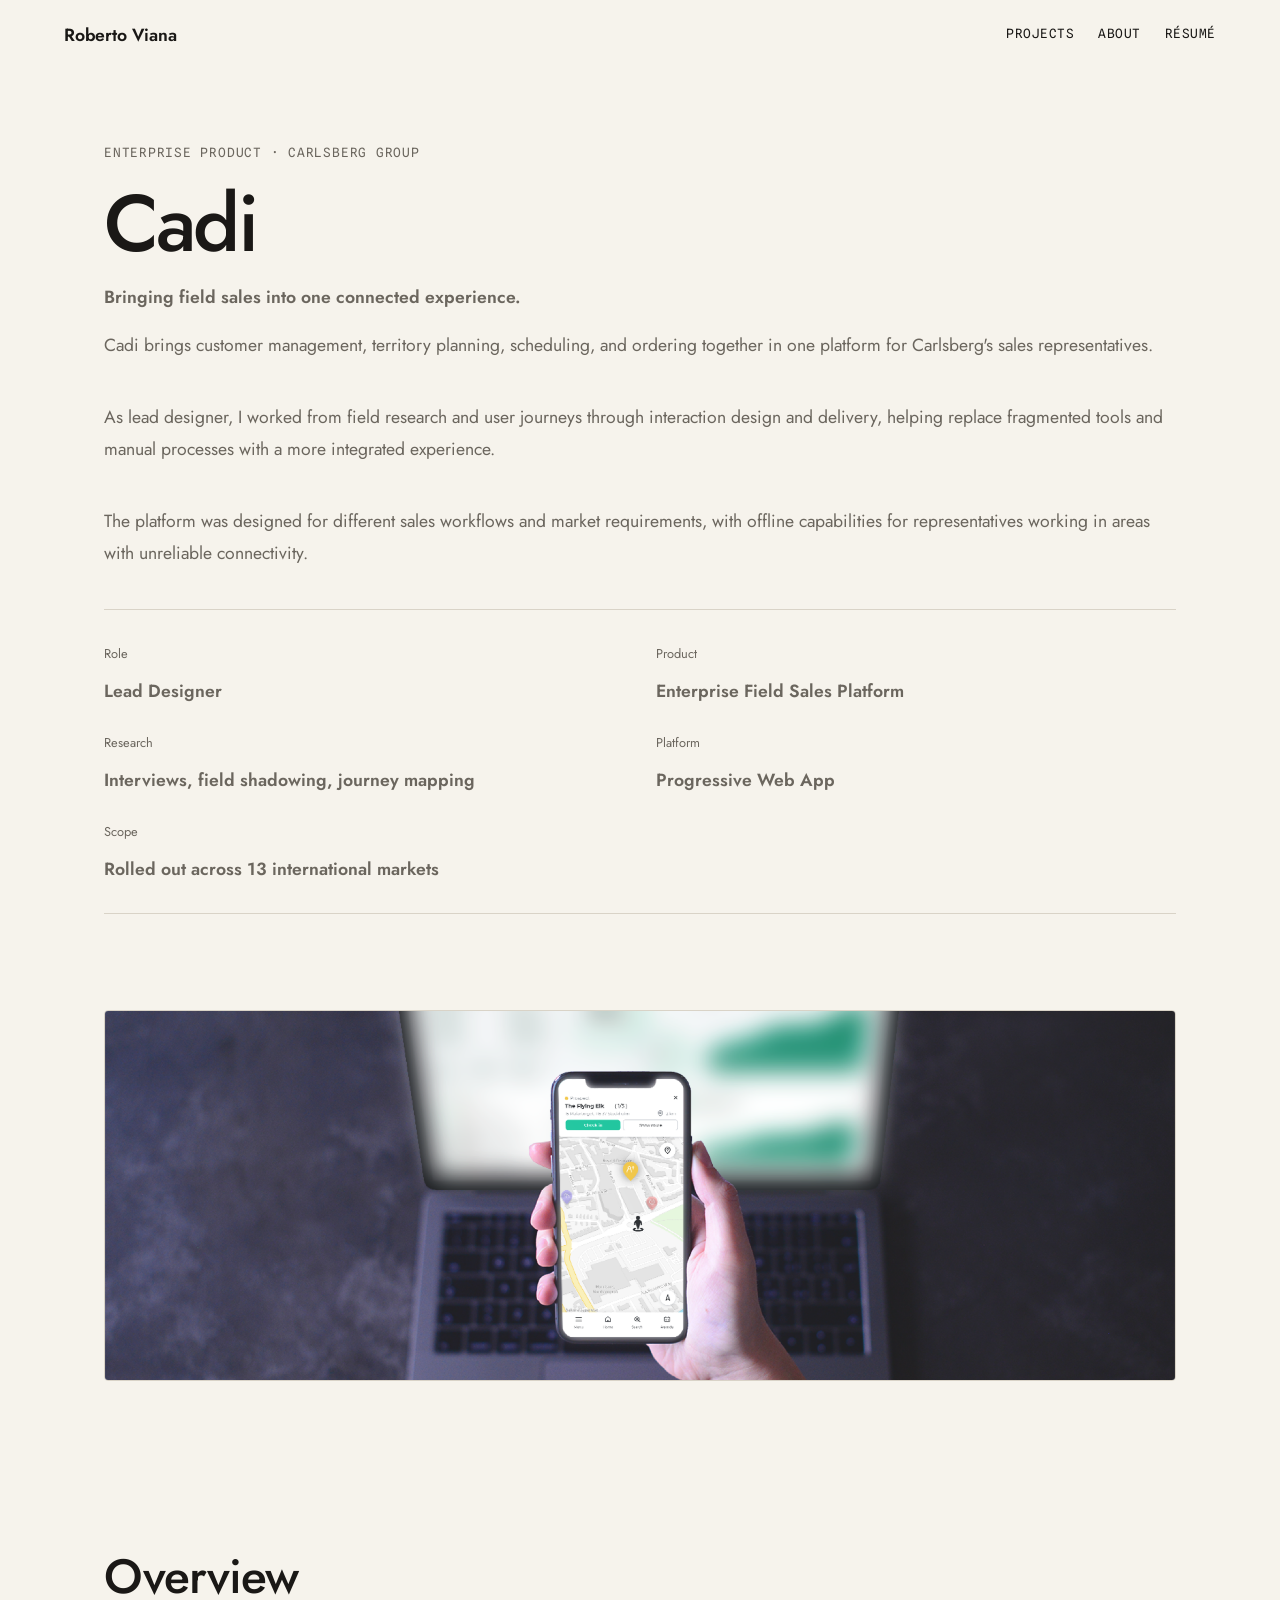
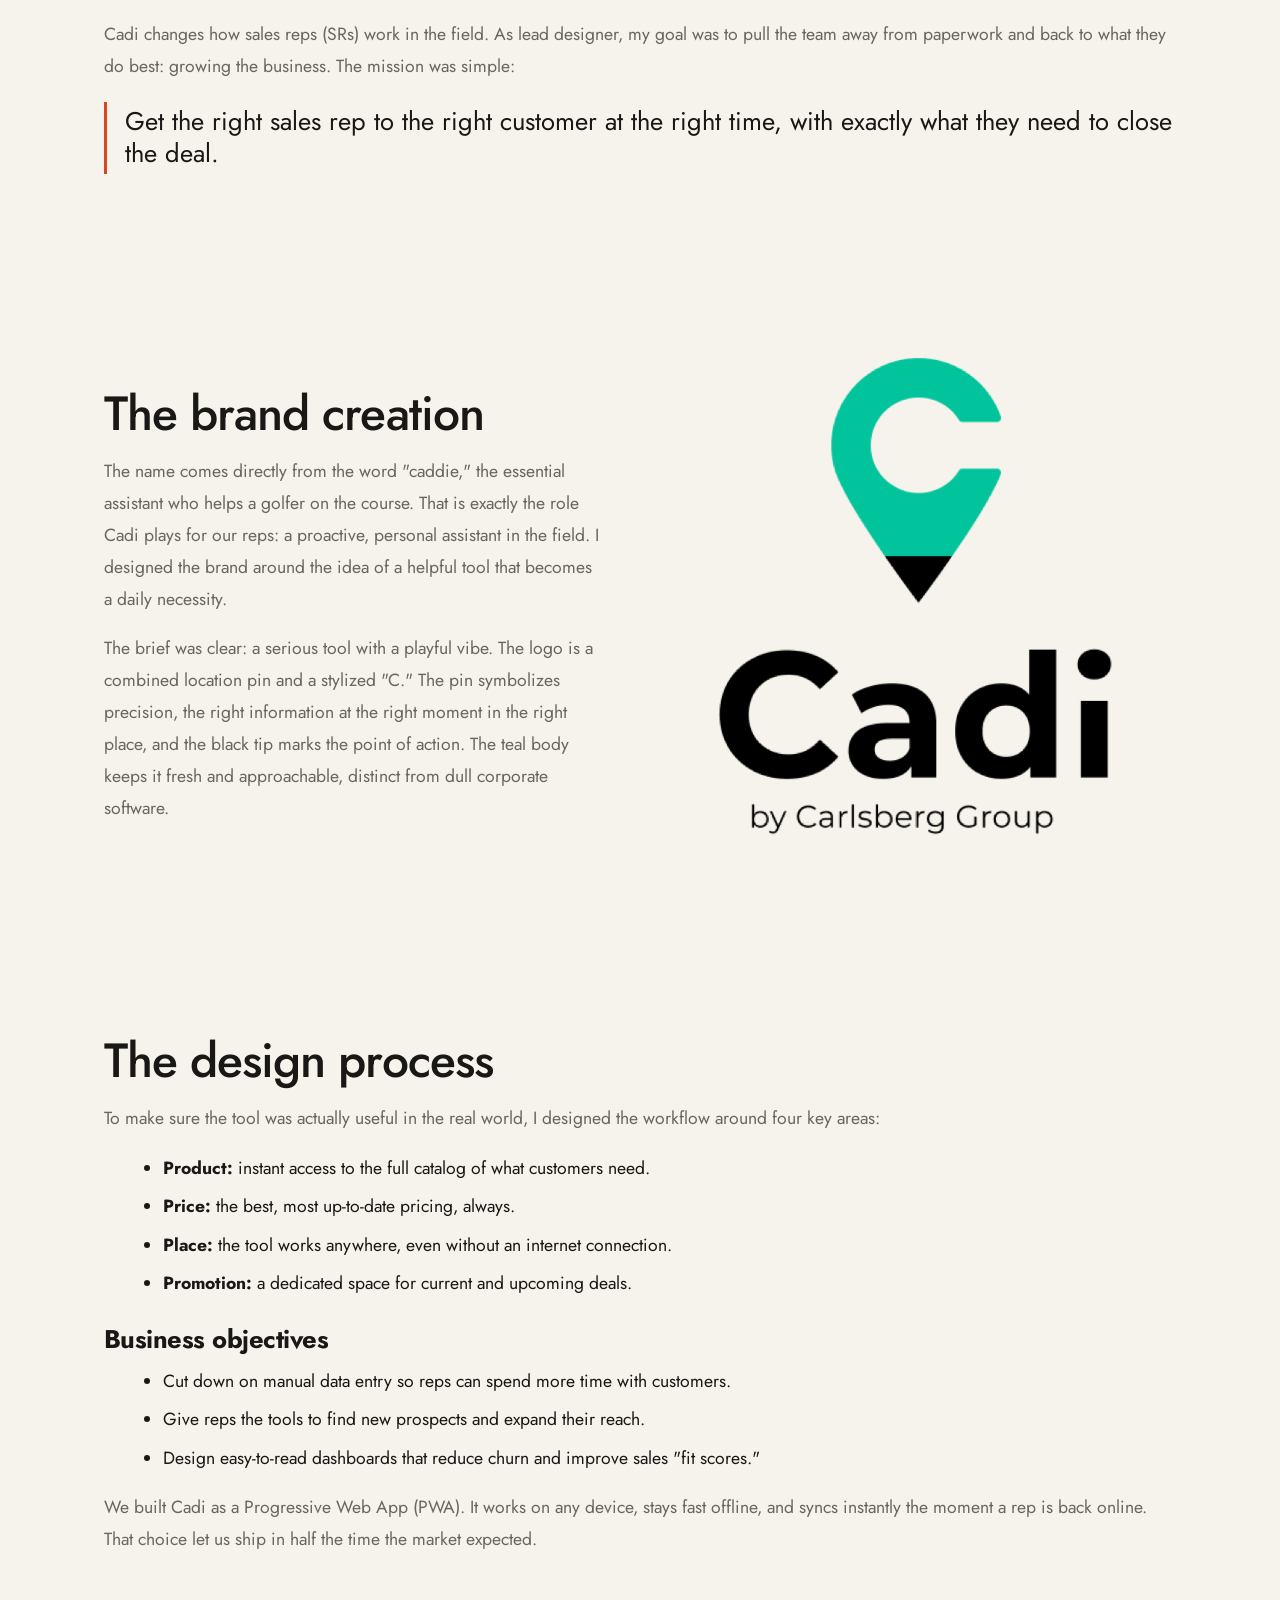
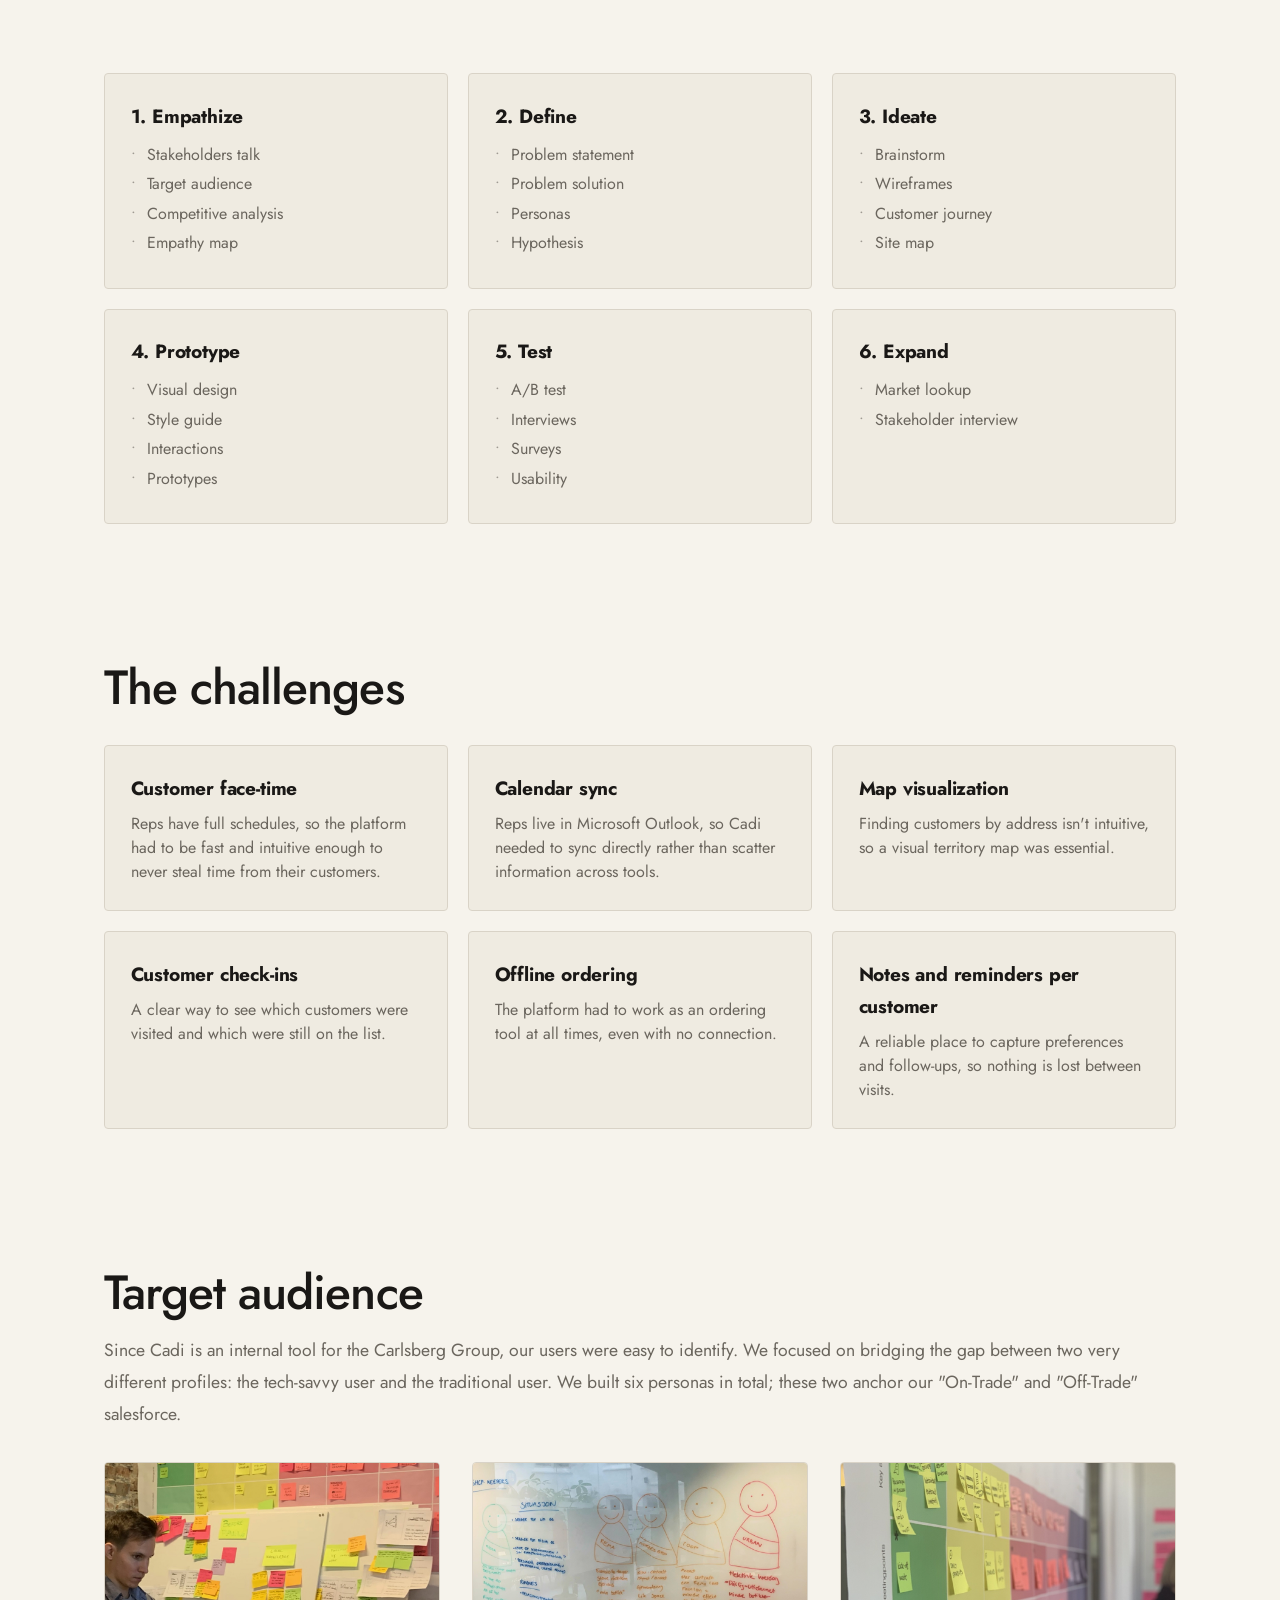
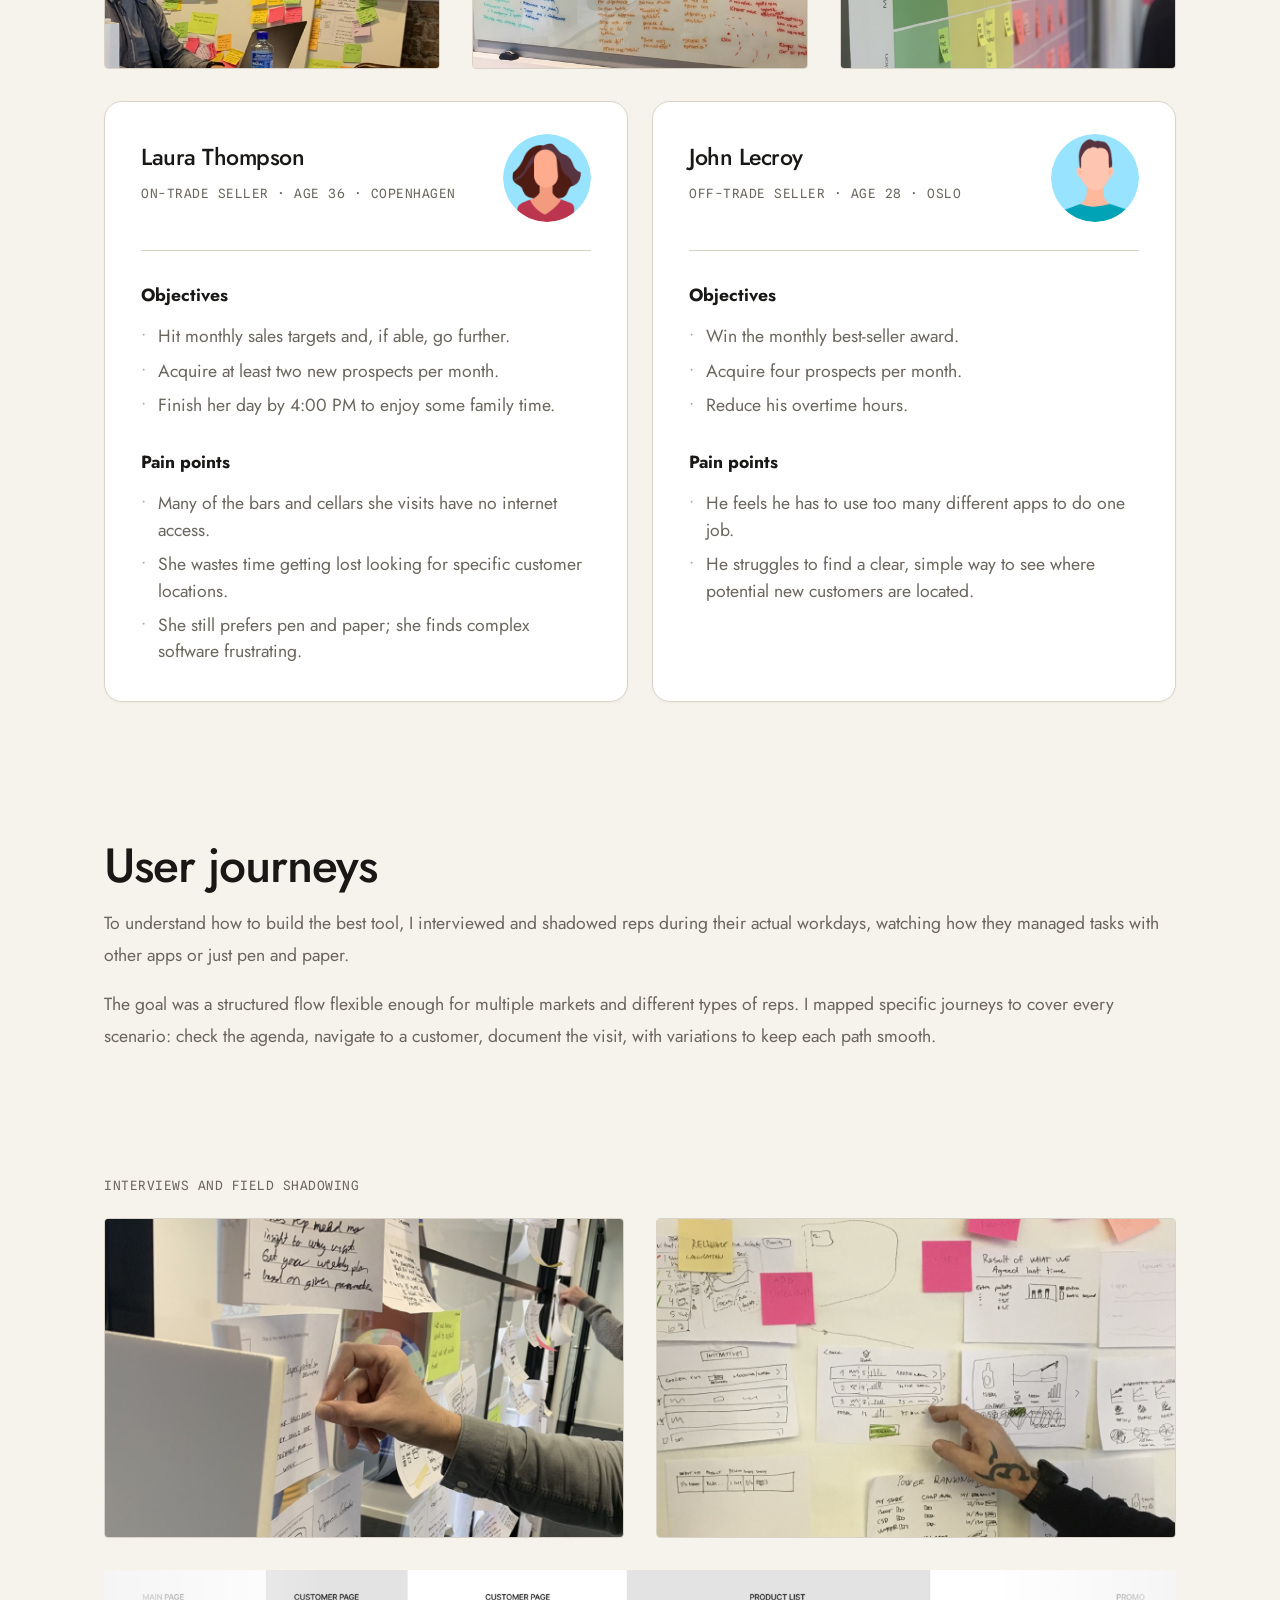
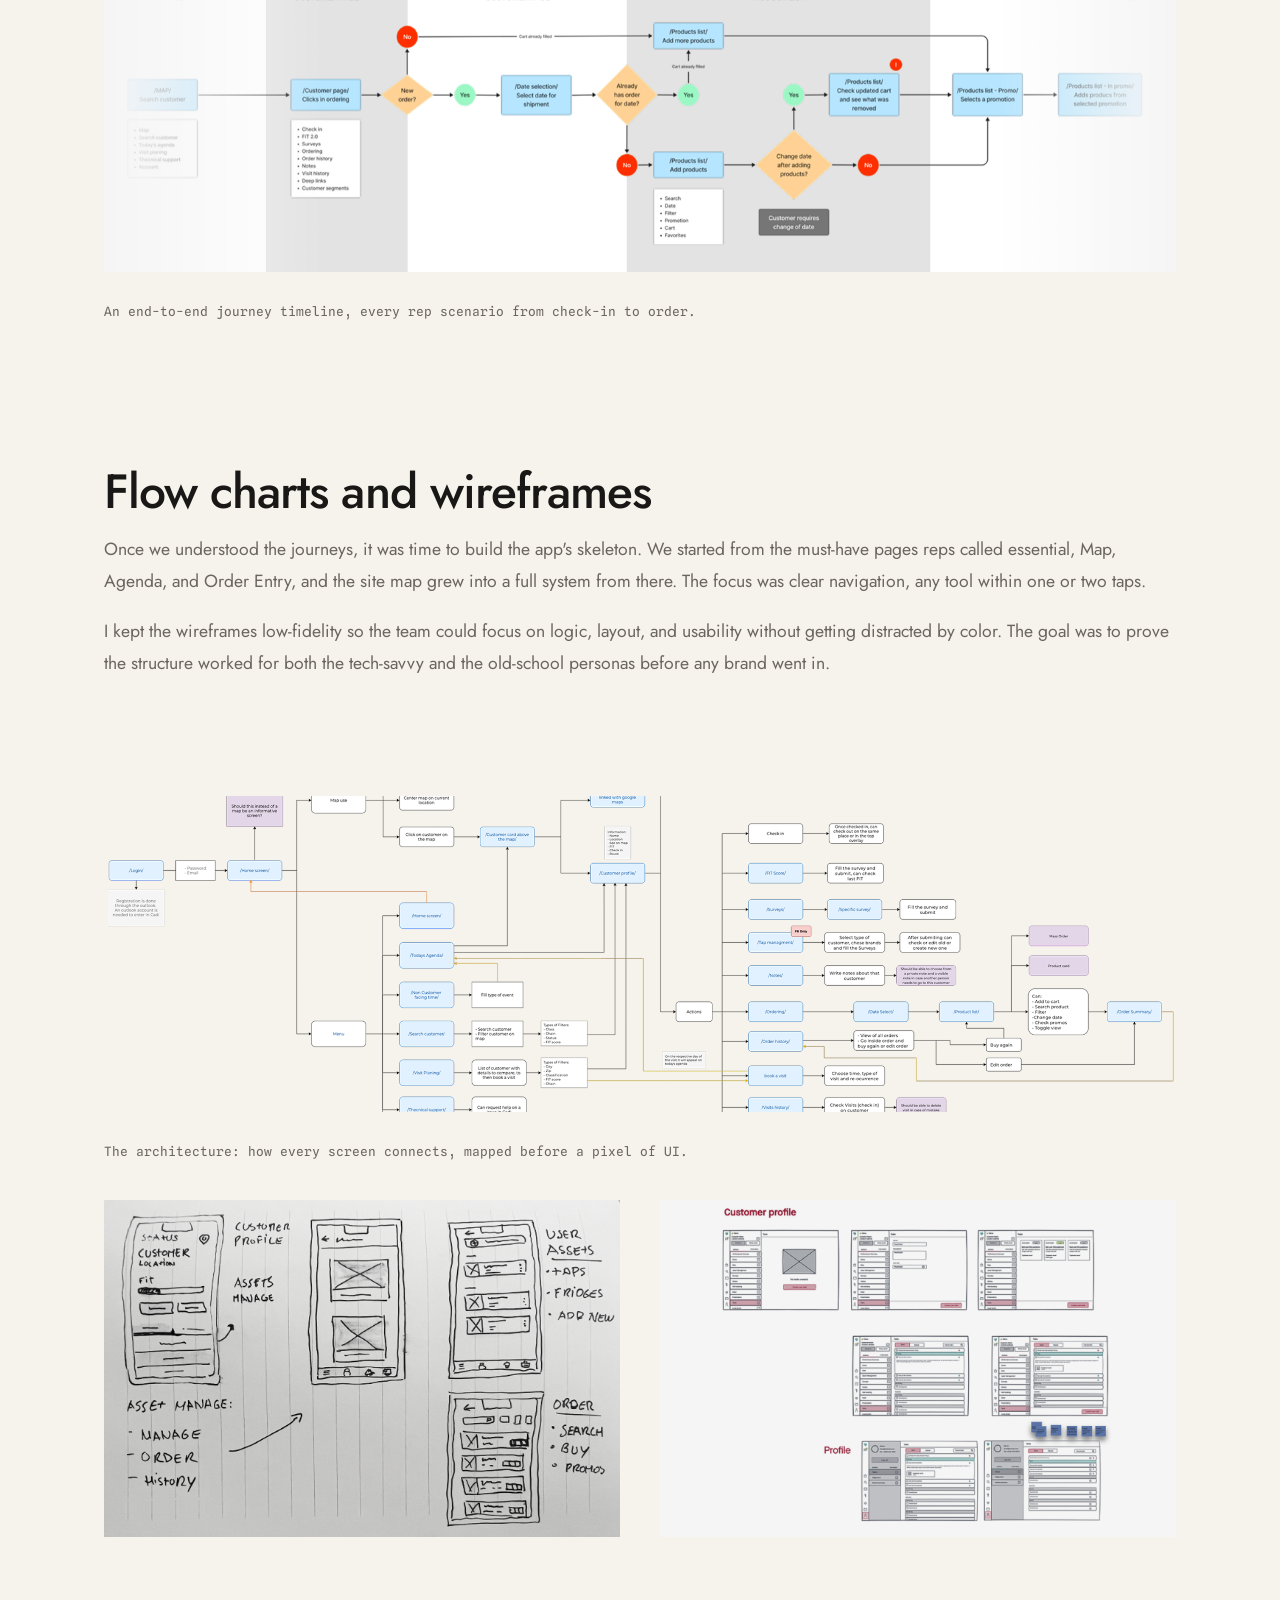
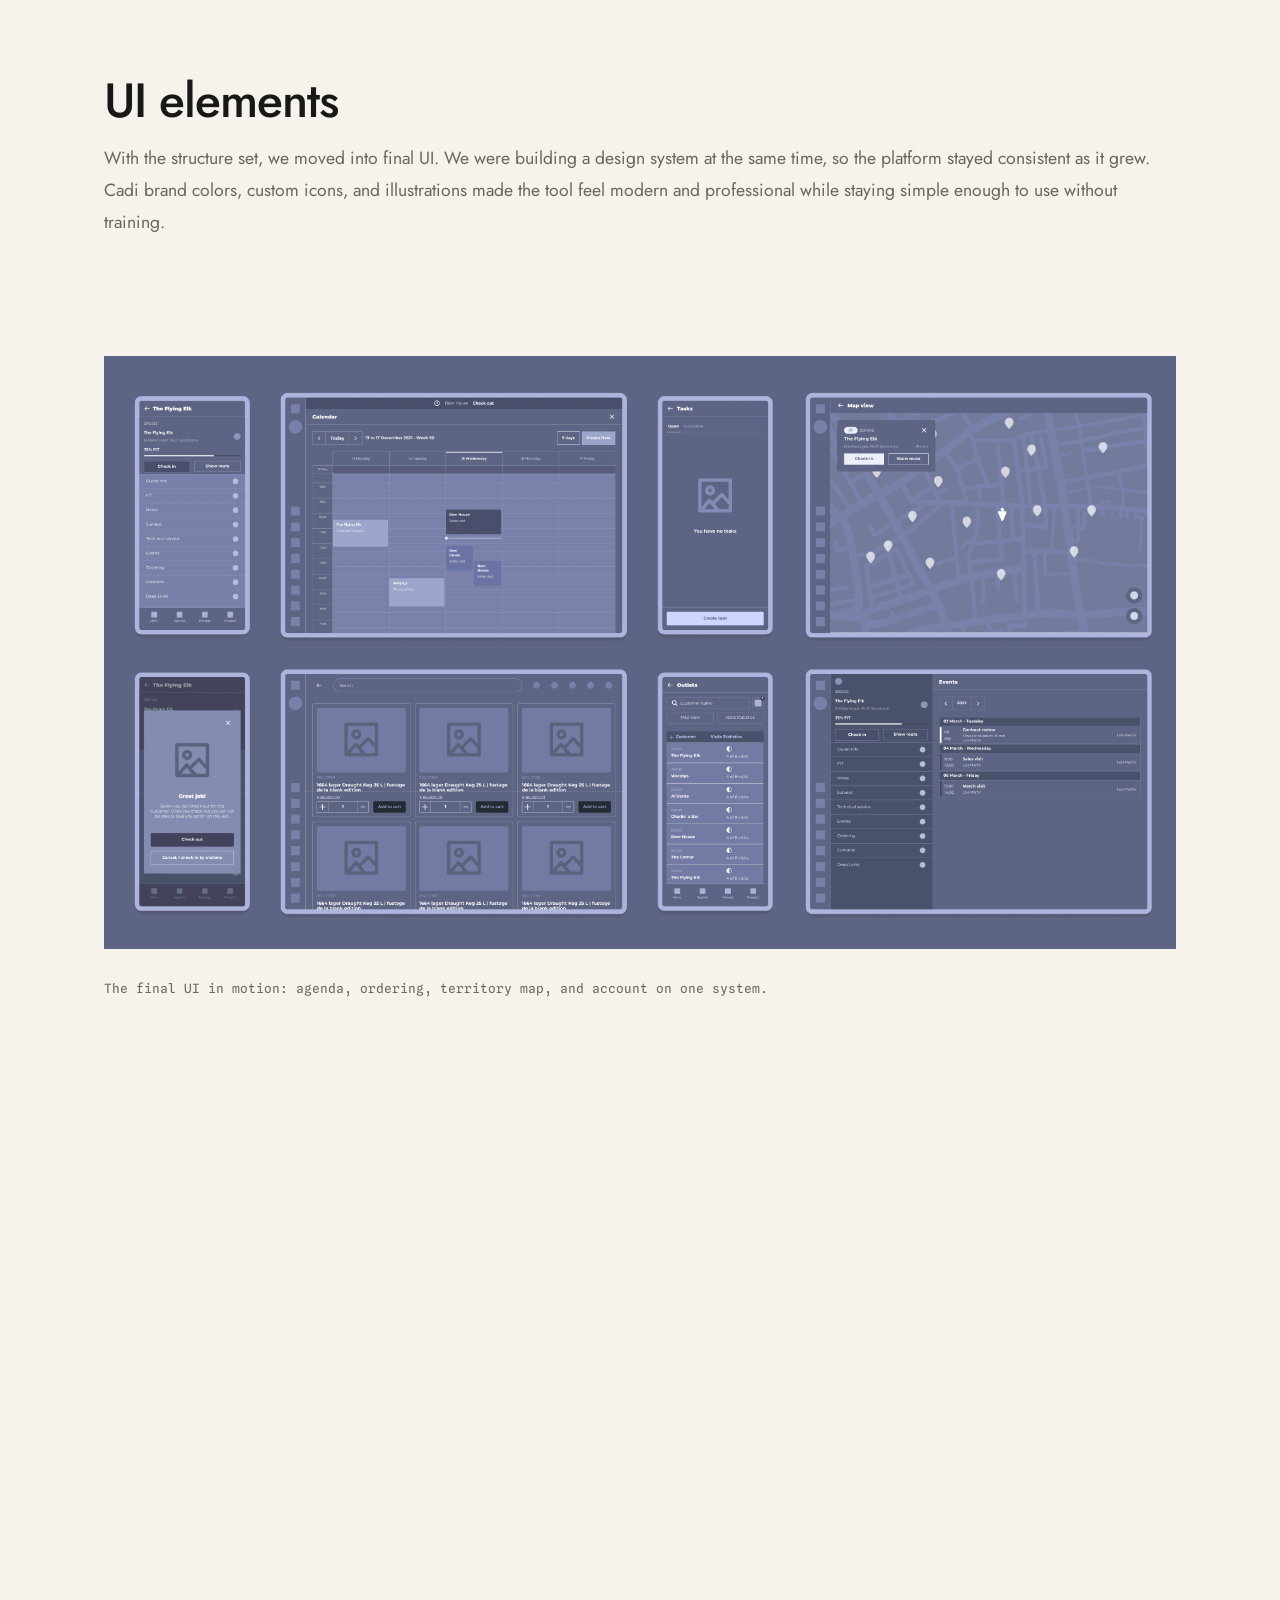
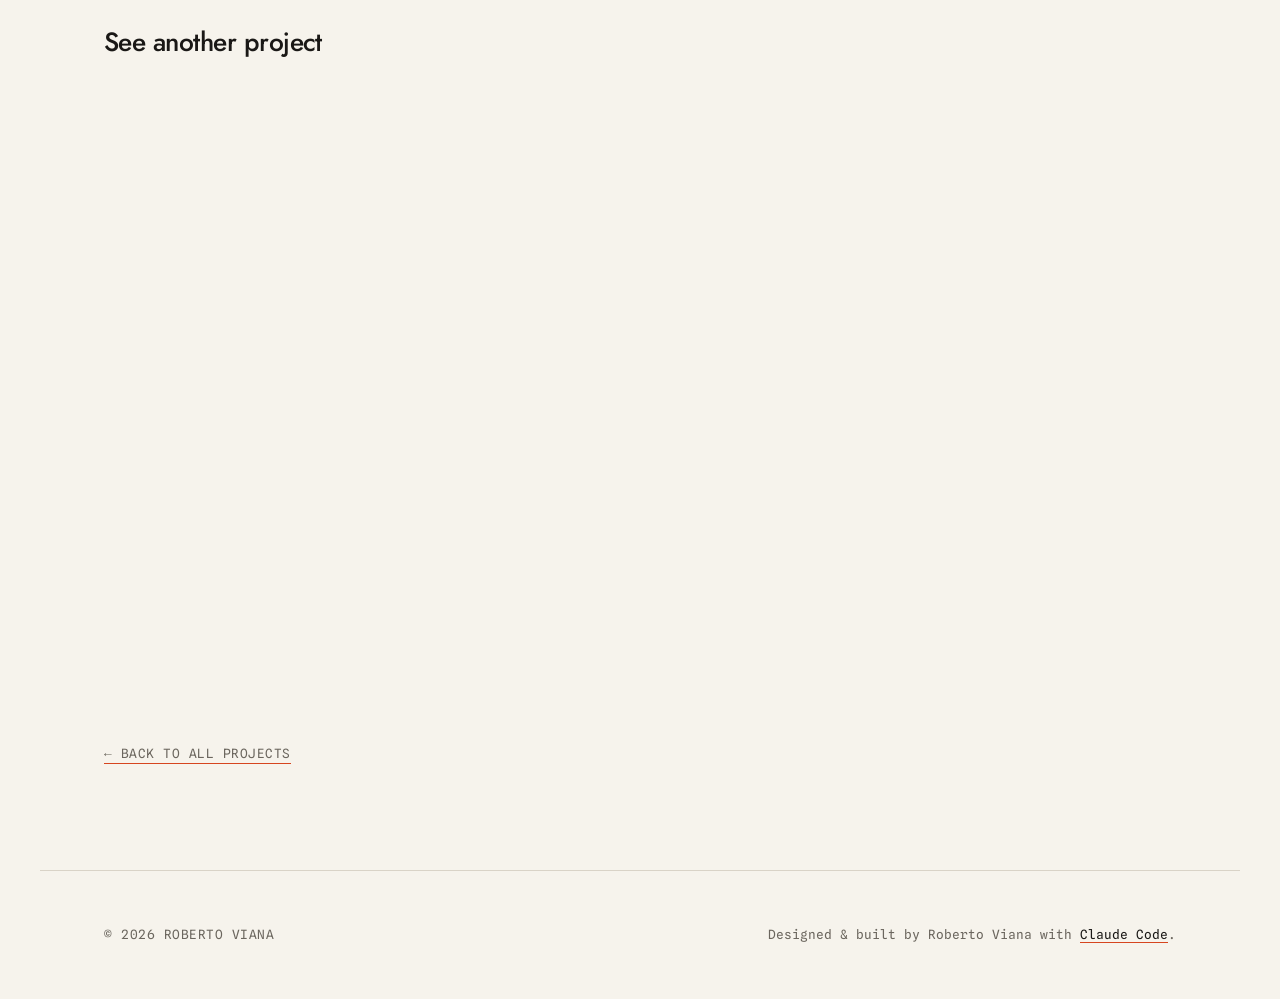
<file: cases/cadi-backup-v1.0.html>
<!DOCTYPE html>
<html lang="en">
<head>
  <meta charset="UTF-8" />
  <meta name="viewport" content="width=device-width, initial-scale=1.0" />
  <title>Cadi &mdash; Roberto Viana</title>
  <meta name="description" content="App creation for sales reps. A B2B and B2C field-sales PWA for the Carlsberg Group." />
  <meta property="og:title" content="Cadi — Roberto Viana" />
  <meta property="og:description" content="App creation for sales reps. A B2B and B2C field-sales PWA for the Carlsberg Group." />
  <meta property="og:url" content="https://roberto-viana.com/cases/cadi.html" />
  <meta property="og:type" content="website" />
  <meta property="og:image" content="https://roberto-viana.com/assets/img/cadi-hero.jpg" />
  <link rel="canonical" href="https://roberto-viana.com/cases/cadi.html" />
  <link rel="sitemap" type="application/xml" href="/sitemap.xml" />

  <link rel="preconnect" href="https://fonts.googleapis.com" />
  <link rel="preconnect" href="https://fonts.gstatic.com" crossorigin />
  <link href="https://fonts.googleapis.com/css2?family=Jost:wght@400;500;600;700&family=Spline+Sans+Mono:wght@400;500&display=swap" rel="stylesheet" />

  <link rel="icon" type="image/png" href="../assets/img/favicon.png" />
  <link rel="stylesheet" href="../assets/css/styles.css" />
</head>
<body>
  <header class="site-header">
    <a href="../index.html" class="brand">Roberto Viana</a>
    <nav class="nav">
      <a href="../index.html">Projects</a>
      <a href="../about.html">About</a>
      <a href="../assets/CV_Roberto.pdf" target="_blank" rel="noopener">Résumé</a>
    </nav>
  </header>

  <main class="case">
    <section class="cs-hero wrap reveal">
      <p class="cs-hero-eyebrow">Enterprise product &middot; Carlsberg Group</p>
      <h1 class="cs-hero-title">Cadi</h1>
      <p class="cs-hero-subtitle">Bringing field sales into one connected experience.</p>
      <p class="cs-hero-desc">Cadi brings customer management, territory planning, scheduling, and ordering together in one platform for Carlsberg's sales representatives.</p>
      <p class="cs-hero-desc">As lead designer, I worked from field research and user journeys through interaction design and delivery, helping replace fragmented tools and manual processes with a more integrated experience.</p>
      <p class="cs-hero-desc">The platform was designed for different sales workflows and market requirements, with offline capabilities for representatives working in areas with unreliable connectivity.</p>
      <div class="cs-hero-meta">
        <div><p class="cs-meta-label">Role</p><p class="cs-meta-value">Lead Designer</p></div>
        <div><p class="cs-meta-label">Product</p><p class="cs-meta-value">Enterprise Field Sales Platform</p></div>
        <div><p class="cs-meta-label">Research</p><p class="cs-meta-value">Interviews, field shadowing, journey mapping</p></div>
        <div><p class="cs-meta-label">Platform</p><p class="cs-meta-value">Progressive Web App</p></div>
        <div><p class="cs-meta-label">Scope</p><p class="cs-meta-value">Rolled out across 13 international markets</p></div>
      </div>
    </section>

    <section class="wrap">
      <div class="case-banner reveal-up">
        <img src="../assets/img/cadi-hero.png" alt="Cadi tablet and phone showing the field-sales ordering app" />
      </div>
    </section>

    <!-- Overview -->
    <section class="section wrap">
      <div class="prose reveal-up">
        <h2>Overview</h2>
        <p>Cadi changes how sales reps (SRs) work in the field. As lead designer, my goal was to pull the team away from paperwork and back to what they do best: growing the business. The mission was simple:</p>
        <div class="result">Get the right sales rep to the right customer at the right time, with exactly what they need to close the deal.</div>
      </div>
    </section>

    <!-- Brand creation -->
    <section class="section wrap">
      <div class="wireframe-split reveal-up">
        <div class="prose">
          <h2>The brand creation</h2>
          <p>The name comes directly from the word "caddie," the essential assistant who helps a golfer on the course. That is exactly the role Cadi plays for our reps: a proactive, personal assistant in the field. I designed the brand around the idea of a helpful tool that becomes a daily necessity.</p>
          <p>The brief was clear: a serious tool with a playful vibe. The logo is a combined location pin and a stylized "C." The pin symbolizes precision, the right information at the right moment in the right place, and the black tip marks the point of action. The teal body keeps it fresh and approachable, distinct from dull corporate software.</p>
        </div>
        <figure class="media bare">
          <img src="../assets/img/cadi-logo.png" alt="Cadi logo: a location pin and stylized C, by Carlsberg Group" loading="lazy" />
        </figure>
      </div>
    </section>

    <!-- Design process -->
    <section class="section wrap">
      <div class="prose reveal-up">
        <h2>The design process</h2>
        <p>To make sure the tool was actually useful in the real world, I designed the workflow around four key areas:</p>
        <ul>
          <li><strong>Product:</strong> instant access to the full catalog of what customers need.</li>
          <li><strong>Price:</strong> the best, most up-to-date pricing, always.</li>
          <li><strong>Place:</strong> the tool works anywhere, even without an internet connection.</li>
          <li><strong>Promotion:</strong> a dedicated space for current and upcoming deals.</li>
        </ul>
        <h3>Business objectives</h3>
        <ul>
          <li>Cut down on manual data entry so reps can spend more time with customers.</li>
          <li>Give reps the tools to find new prospects and expand their reach.</li>
          <li>Design easy-to-read dashboards that reduce churn and improve sales "fit scores."</li>
        </ul>
        <p>We built Cadi as a Progressive Web App (PWA). It works on any device, stays fast offline, and syncs instantly the moment a rep is back online. That choice let us ship in half the time the market expected.</p>
      </div>
    </section>

    <section class="wrap">
      <div class="process-steps reveal-up">
        <div class="process-step">
          <h4>1. Empathize</h4>
          <ul>
            <li>Stakeholders talk</li>
            <li>Target audience</li>
            <li>Competitive analysis</li>
            <li>Empathy map</li>
          </ul>
        </div>
        <div class="process-step">
          <h4>2. Define</h4>
          <ul>
            <li>Problem statement</li>
            <li>Problem solution</li>
            <li>Personas</li>
            <li>Hypothesis</li>
          </ul>
        </div>
        <div class="process-step">
          <h4>3. Ideate</h4>
          <ul>
            <li>Brainstorm</li>
            <li>Wireframes</li>
            <li>Customer journey</li>
            <li>Site map</li>
          </ul>
        </div>
        <div class="process-step">
          <h4>4. Prototype</h4>
          <ul>
            <li>Visual design</li>
            <li>Style guide</li>
            <li>Interactions</li>
            <li>Prototypes</li>
          </ul>
        </div>
        <div class="process-step">
          <h4>5. Test</h4>
          <ul>
            <li>A/B test</li>
            <li>Interviews</li>
            <li>Surveys</li>
            <li>Usability</li>
          </ul>
        </div>
        <div class="process-step">
          <h4>6. Expand</h4>
          <ul>
            <li>Market lookup</li>
            <li>Stakeholder interview</li>
          </ul>
        </div>
      </div>
    </section>

    <!-- Challenges -->
    <section class="section wrap">
      <div class="prose reveal-up">
        <h2>The challenges</h2>
      </div>
      <div class="challenge-cards reveal-up" style="margin-top: var(--gap);">
        <div class="challenge-card">
          <h4>Customer face-time</h4>
          <p>Reps have full schedules, so the platform had to be fast and intuitive enough to never steal time from their customers.</p>
        </div>
        <div class="challenge-card">
          <h4>Calendar sync</h4>
          <p>Reps live in Microsoft Outlook, so Cadi needed to sync directly rather than scatter information across tools.</p>
        </div>
        <div class="challenge-card">
          <h4>Map visualization</h4>
          <p>Finding customers by address isn't intuitive, so a visual territory map was essential.</p>
        </div>
        <div class="challenge-card">
          <h4>Customer check-ins</h4>
          <p>A clear way to see which customers were visited and which were still on the list.</p>
        </div>
        <div class="challenge-card">
          <h4>Offline ordering</h4>
          <p>The platform had to work as an ordering tool at all times, even with no connection.</p>
        </div>
        <div class="challenge-card">
          <h4>Notes and reminders per customer</h4>
          <p>A reliable place to capture preferences and follow-ups, so nothing is lost between visits.</p>
        </div>
      </div>
    </section>

    <!-- Personas -->
    <section class="section wrap">
      <div class="prose reveal-up">
        <h2>Target audience</h2>
        <p>Since Cadi is an internal tool for the Carlsberg Group, our users were easy to identify. We focused on bridging the gap between two very different profiles: the tech-savvy user and the traditional user. We built six personas in total; these two anchor our "On-Trade" and "Off-Trade" salesforce.</p>
      </div>

      <div class="fig-grid cols-3 stack-mobile reveal-up" style="margin-top: var(--gap);">
        <img src="../assets/img/cadi-audience-1.jpg" alt="Persona research board" loading="lazy" />
        <img src="../assets/img/cadi-audience-2.jpg" alt="Persona research board" loading="lazy" />
        <img src="../assets/img/cadi-audience-3.jpg" alt="Persona research board" loading="lazy" />
      </div>

      <div class="persona-cards reveal-up" style="margin-top: var(--gap);">
        <div class="persona">
          <div class="persona-head">
            <div class="persona-id">
              <h3>Laura Thompson</h3>
              <p class="meta persona-meta">On-Trade seller &middot; Age 36 &middot; Copenhagen</p>
            </div>
            <img class="persona-avatar" src="../assets/img/cadi-persona-laura.png" alt="Illustrated avatar of Laura Thompson" loading="lazy" />
          </div>
          <hr class="persona-rule" />
          <div class="persona-body">
            <h4>Objectives</h4>
            <ul>
              <li>Hit monthly sales targets and, if able, go further.</li>
              <li>Acquire at least two new prospects per month.</li>
              <li>Finish her day by 4:00 PM to enjoy some family time.</li>
            </ul>
            <h4>Pain points</h4>
            <ul>
              <li>Many of the bars and cellars she visits have no internet access.</li>
              <li>She wastes time getting lost looking for specific customer locations.</li>
              <li>She still prefers pen and paper; she finds complex software frustrating.</li>
            </ul>
          </div>
        </div>

        <div class="persona">
          <div class="persona-head">
            <div class="persona-id">
              <h3>John Lecroy</h3>
              <p class="meta persona-meta">Off-Trade seller &middot; Age 28 &middot; Oslo</p>
            </div>
            <img class="persona-avatar" src="../assets/img/cadi-persona-john.png" alt="Illustrated avatar of John Lecroy" loading="lazy" />
          </div>
          <hr class="persona-rule" />
          <div class="persona-body">
            <h4>Objectives</h4>
            <ul>
              <li>Win the monthly best-seller award.</li>
              <li>Acquire four prospects per month.</li>
              <li>Reduce his overtime hours.</li>
            </ul>
            <h4>Pain points</h4>
            <ul>
              <li>He feels he has to use too many different apps to do one job.</li>
              <li>He struggles to find a clear, simple way to see where potential new customers are located.</li>
            </ul>
          </div>
        </div>
      </div>
    </section>

    <!-- User journeys -->
    <section class="section wrap">
      <div class="prose reveal-up">
        <h2>User journeys</h2>
        <p>To understand how to build the best tool, I interviewed and shadowed reps during their actual workdays, watching how they managed tasks with other apps or just pen and paper.</p>
        <p>The goal was a structured flow flexible enough for multiple markets and different types of reps. I mapped specific journeys to cover every scenario: check the agenda, navigate to a customer, document the visit, with variations to keep each path smooth.</p>
      </div>
    </section>

    <section class="wrap">
      <p class="meta media-label reveal-up">Interviews and field shadowing</p>
      <div class="fig-grid cols-2 stack-mobile reveal-up">
        <img src="../assets/img/cadi-research-2.jpg" alt="Research synthesis session in progress" loading="lazy" />
        <img src="../assets/img/cadi-research-3.jpg" alt="Field research with sales reps" loading="lazy" />
      </div>
      <figure class="media bare reveal-up" style="margin-top: var(--gap);">
        <img src="../assets/img/cadi-userflow.png" alt="Cadi user-journey timeline across map, agenda, and ordering" loading="lazy" />
        <figcaption>An end-to-end journey timeline, every rep scenario from check-in to order.</figcaption>
      </figure>
    </section>

    <!-- Flow charts and wireframes -->
    <section class="section wrap">
      <div class="prose reveal-up">
        <h2>Flow charts and wireframes</h2>
        <p>Once we understood the journeys, it was time to build the app's skeleton. We started from the must-have pages reps called essential, Map, Agenda, and Order Entry, and the site map grew into a full system from there. The focus was clear navigation, any tool within one or two taps.</p>
        <p>I kept the wireframes low-fidelity so the team could focus on logic, layout, and usability without getting distracted by color. The goal was to prove the structure worked for both the tech-savvy and the old-school personas before any brand went in.</p>
      </div>
    </section>

    <section class="wrap">
      <figure class="media bare reveal-up">
        <img src="../assets/img/cadi-sitemap.png" alt="Cadi site map and architecture diagram" loading="lazy" />
        <figcaption>The architecture: how every screen connects, mapped before a pixel of UI.</figcaption>
      </figure>
      <div class="fig-grid cols-2 stack-mobile reveal-up" style="gap: 40px; margin-top: var(--gap);">
        <figure class="media bare">
          <img src="../assets/img/cadi-wireframe-1.png" alt="Low-fidelity wireframes for Cadi" loading="lazy" />
        </figure>
        <figure class="media bare">
          <img src="../assets/img/cadi-wireframe-2.png" alt="Low-fidelity wireframes for Cadi" loading="lazy" />
        </figure>
      </div>
    </section>

    <!-- UI elements -->
    <section class="section wrap">
      <div class="prose reveal-up">
        <h2>UI elements</h2>
        <p>With the structure set, we moved into final UI. We were building a design system at the same time, so the platform stayed consistent as it grew. Cadi brand colors, custom icons, and illustrations made the tool feel modern and professional while staying simple enough to use without training.</p>
      </div>
    </section>

    <section class="wrap">
      <figure class="media bare ui-gif reveal-up">
        <img src="../assets/img/cadi-ui.gif" alt="Animated walkthrough of the Cadi interface across agenda, ordering, and map" loading="lazy" />
        <figcaption>The final UI in motion: agenda, ordering, territory map, and account on one system.</figcaption>
      </figure>
    </section>

    <!-- Optimizing -->
    <section class="section wrap">
      <div class="prose reveal-up">
        <h2>Optimizing the platform</h2>
        <p>Once live across markets, I returned to the analytics and ran fresh interviews. Some features saw less use than expected, and the agenda wasn't being used as intended.</p>
        <p>Reps wanted an agenda that felt familiar, like the Outlook calendar they use every day. Our first daily view was too simple for such a broad audience, so we reworked it. Feedback from reps reached me and the product manager through sales managers, and we designed each fix without breaking the existing system.</p>
      </div>
    </section>

    <section class="wrap">
      <div class="fig-grid cols-2 stack-1024 reveal-up" style="gap: 40px;">
        <figure class="media bare">
          <img src="../assets/img/cadi-agenda-before.png" alt="First simplified daily agenda view" loading="lazy" />
          <figcaption>Before: a simple daily list that felt unfamiliar.</figcaption>
        </figure>
        <figure class="media bare">
          <img src="../assets/img/cadi-agenda-after.png" alt="Redesigned Outlook-style calendar agenda" loading="lazy" />
          <figcaption>After: an Outlook-familiar calendar reps already knew how to read.</figcaption>
        </figure>
      </div>
      <figure class="media bare reveal-up" style="margin-top: var(--gap);">
        <img src="../assets/img/cadi-devices.png" alt="Cadi running on a tablet and phone" loading="lazy" />
      </figure>
    </section>

    <section class="section wrap">
      <h2 class="next-head">See another project</h2>
      <div class="next-projects">
        <a class="card reveal-up" href="carlshop-plus.html">
          <div class="thumb"><img src="../assets/img/carlshop-hero.jpg" alt="Carlshop Plus" loading="lazy" /></div>
          <div class="body">
            <div class="tags meta"><span>B2B</span><span>2024 — present</span></div>
            <h3>Carlshop Plus</h3>
            <p style="color:var(--ink-soft); margin-top:0.4rem;">Scaling an e-commerce ecosystem for Asian markets.</p>
          </div>
        </a>
        <a class="card reveal-up" href="forecast-demand.html">
          <div class="thumb"><img src="../assets/img/forecast-card.jpg" alt="Forecast Demand dashboard" loading="lazy" /></div>
          <div class="body">
            <div class="tags meta"><span>B2B and B2A</span><span>2022</span></div>
            <h3>Forecast Demand</h3>
            <p style="color:var(--ink-soft); margin-top:0.4rem;">Bridging supply logistics with predictive insights.</p>
          </div>
        </a>
      </div>
    </section>

    <section class="section wrap">
      <a href="../index.html" class="meta" style="border-bottom:1px solid var(--accent); padding-bottom:2px;">&larr; Back to all projects</a>
    </section>
  </main>

  <footer class="site-footer wrap">
    <span class="meta">&copy; 2026 Roberto Viana</span>
    <span class="built">Designed &amp; built by Roberto Viana with <a href="https://claude.com/claude-code" target="_blank" rel="noopener">Claude Code</a>.</span>
  </footer>

  <script src="../assets/js/main.js"></script>
</body>
</html>
</file>
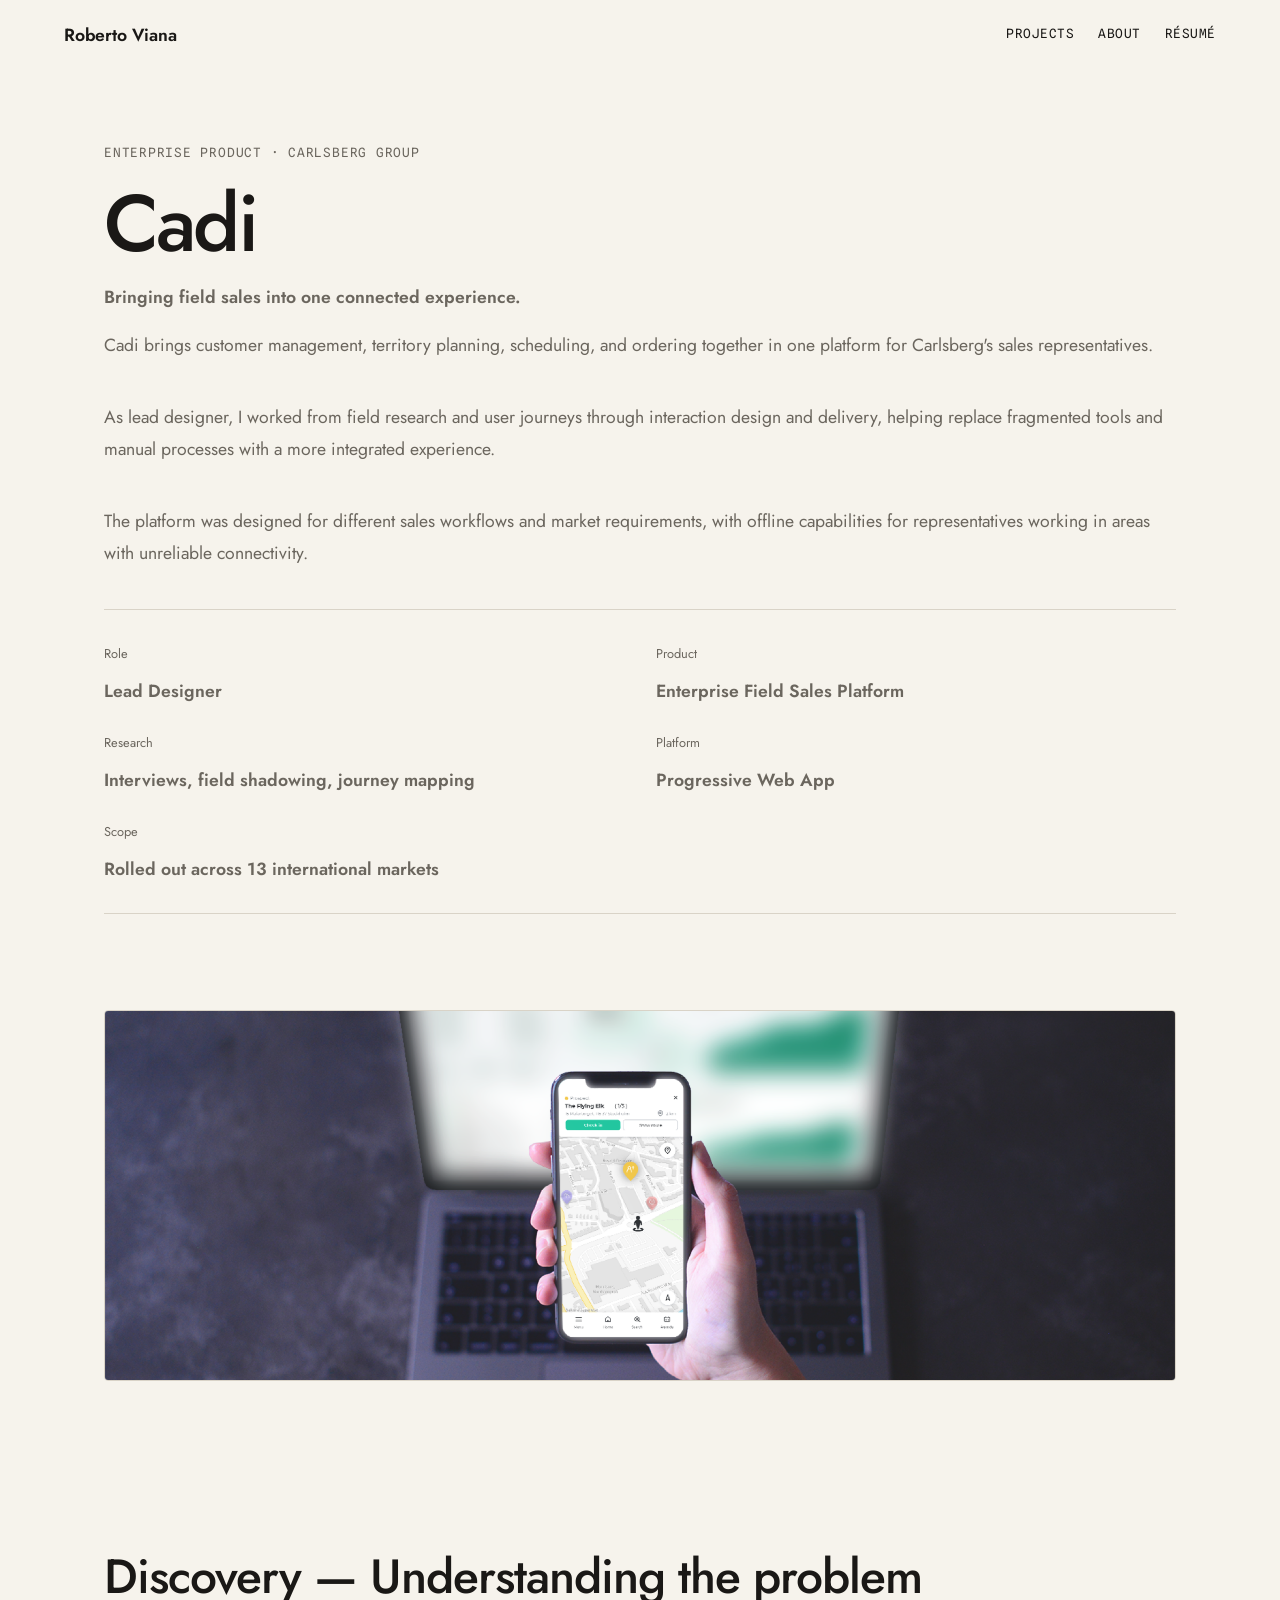
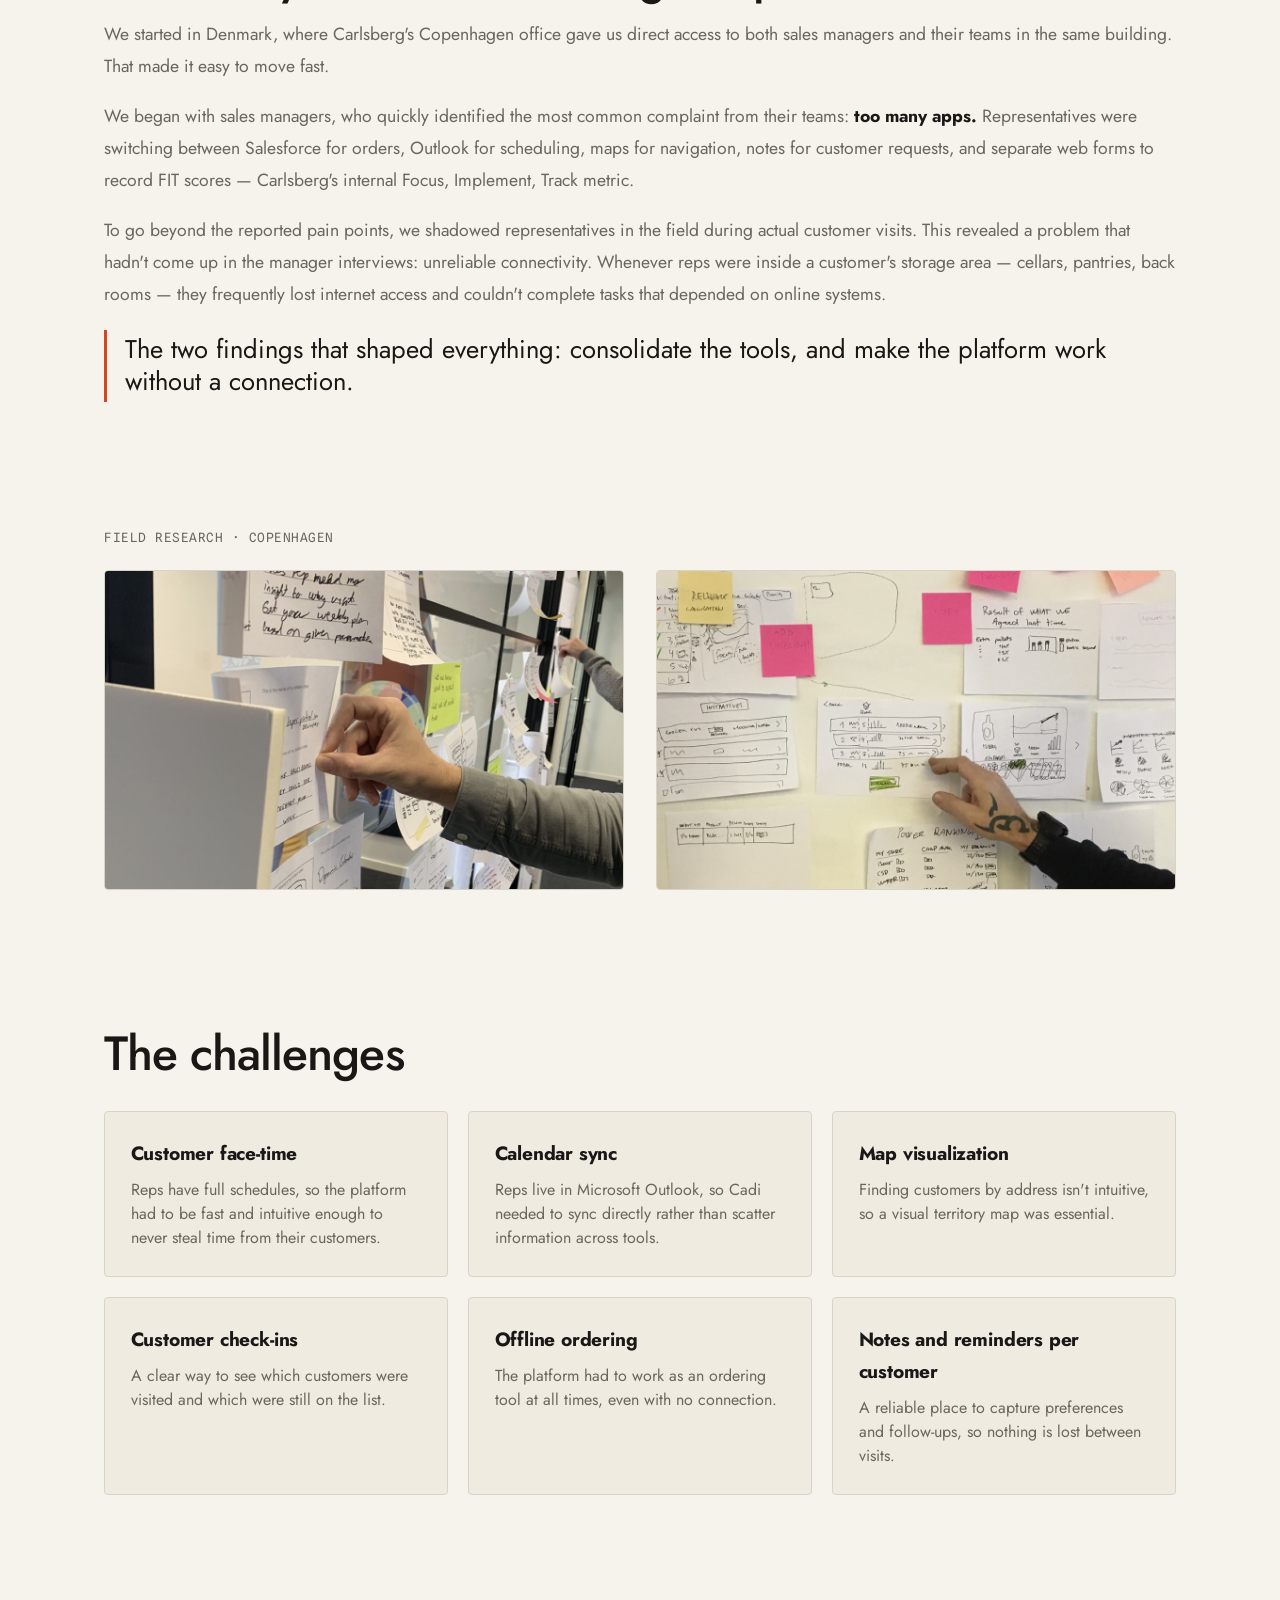
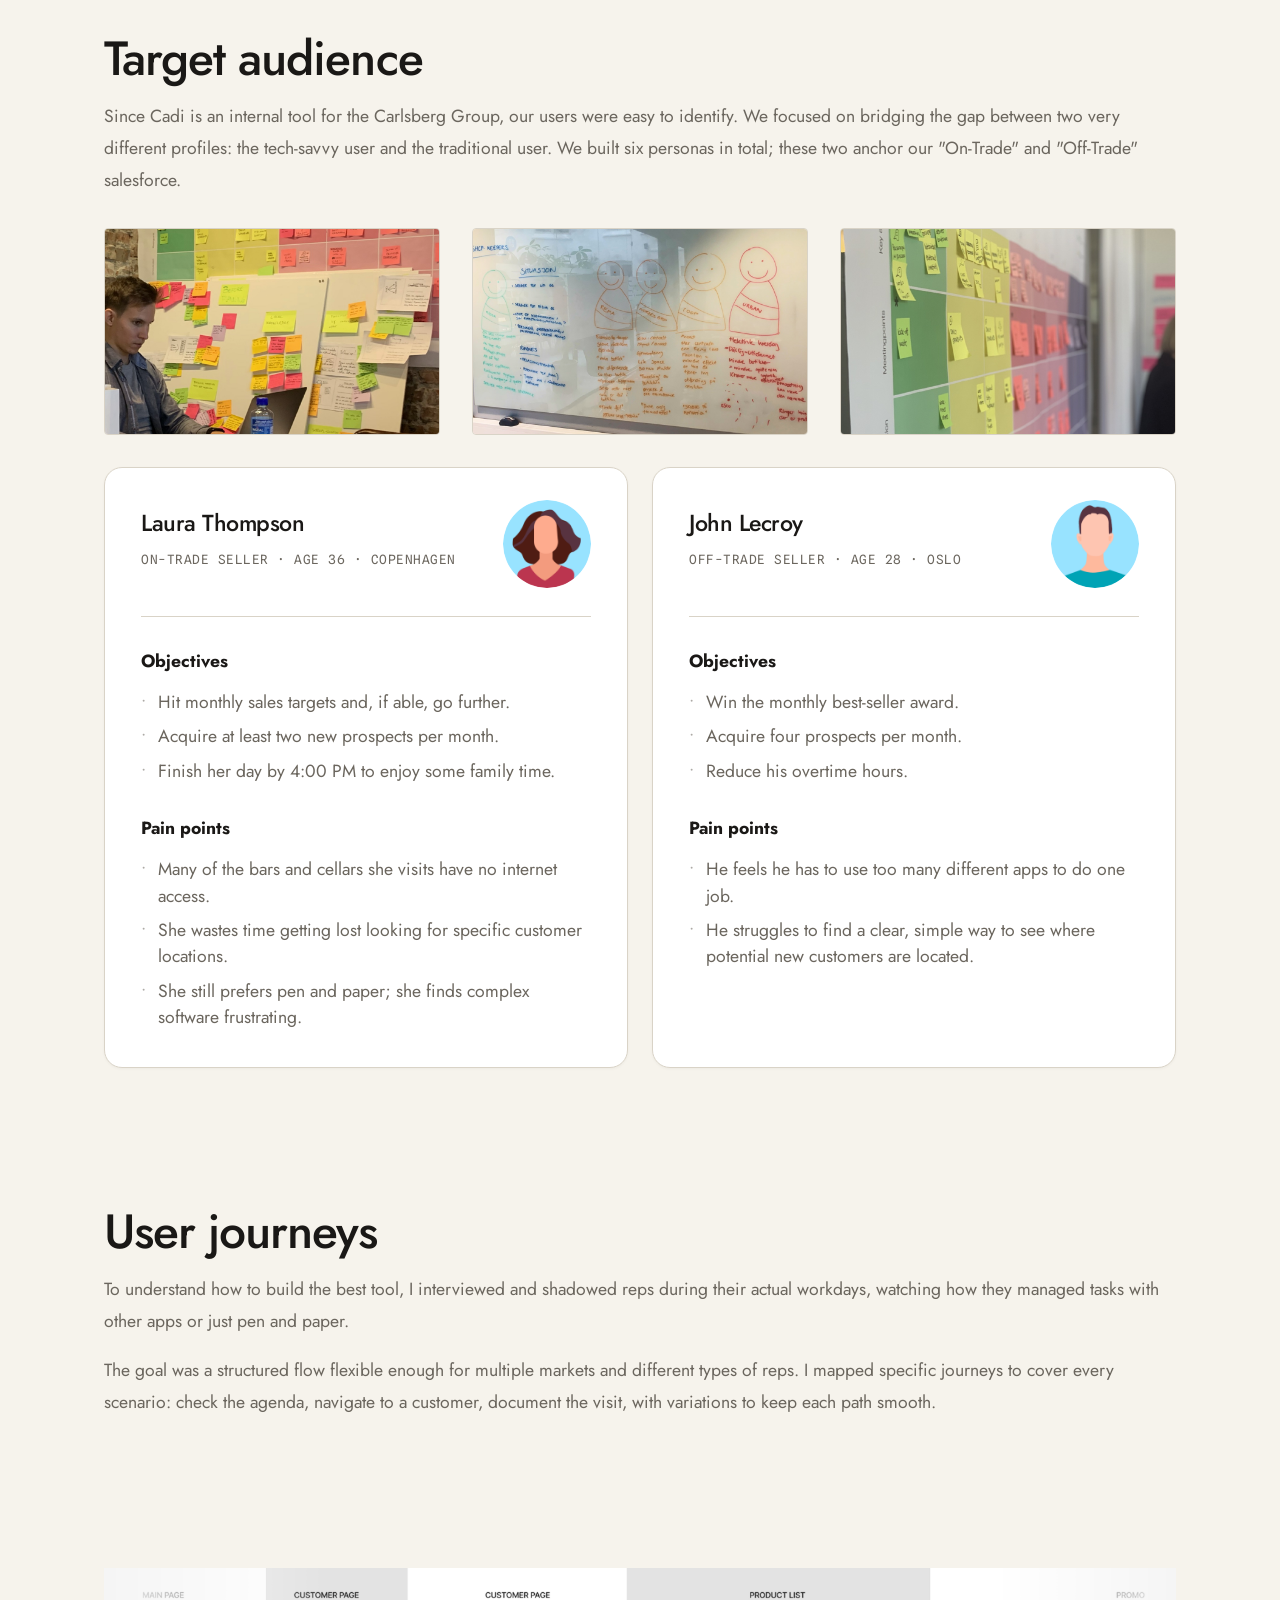
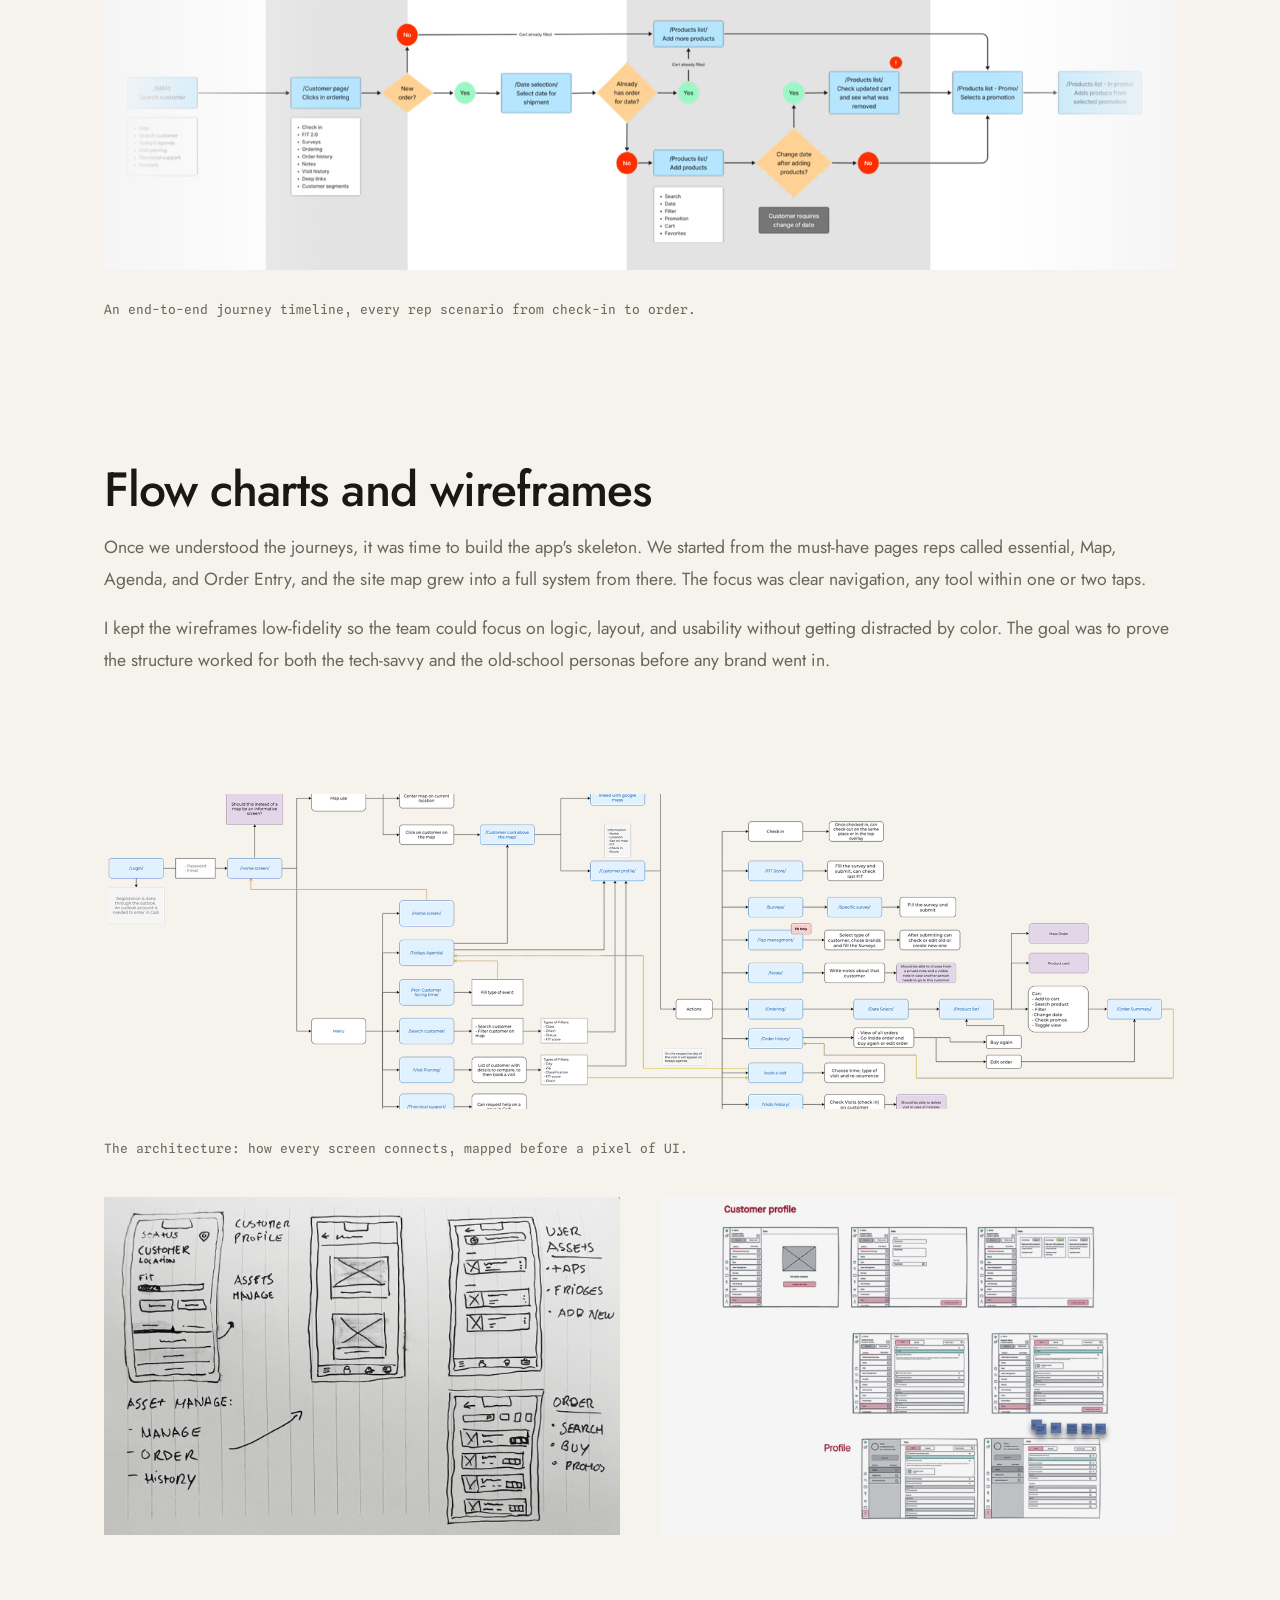
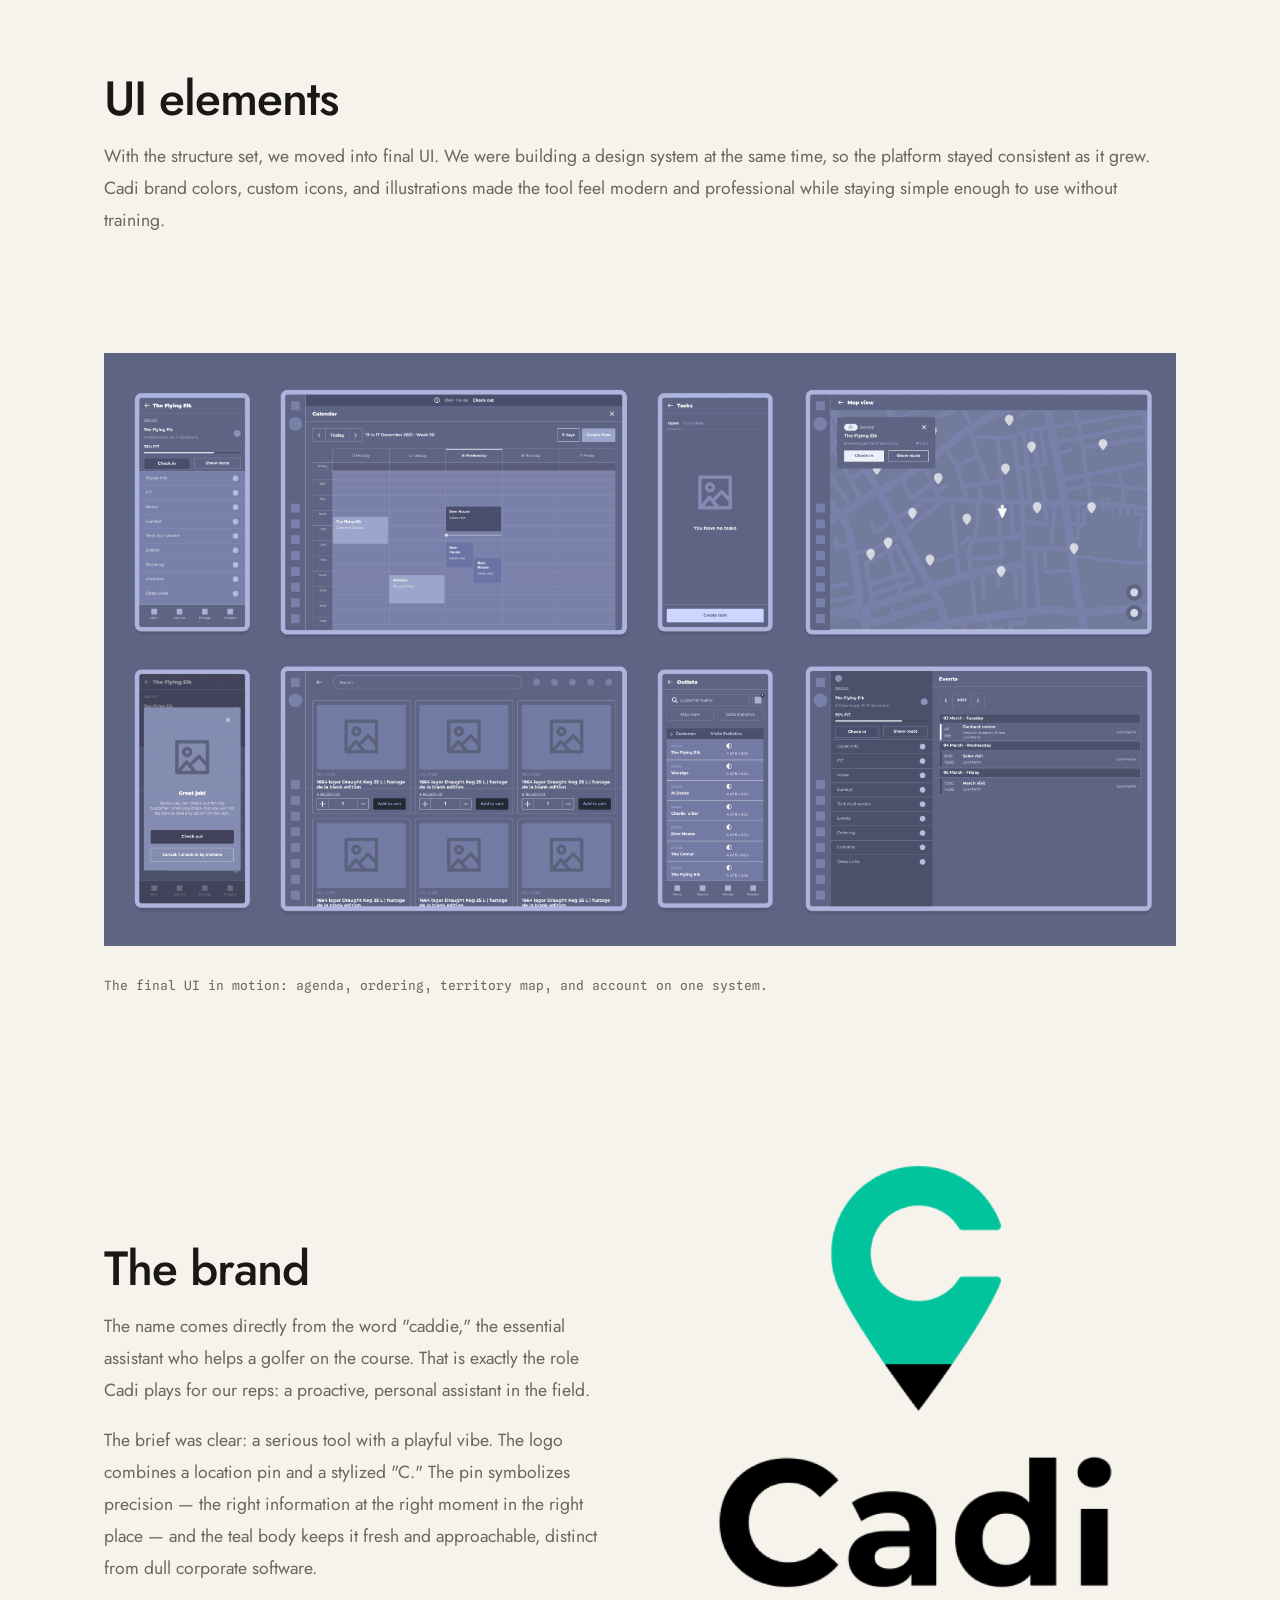
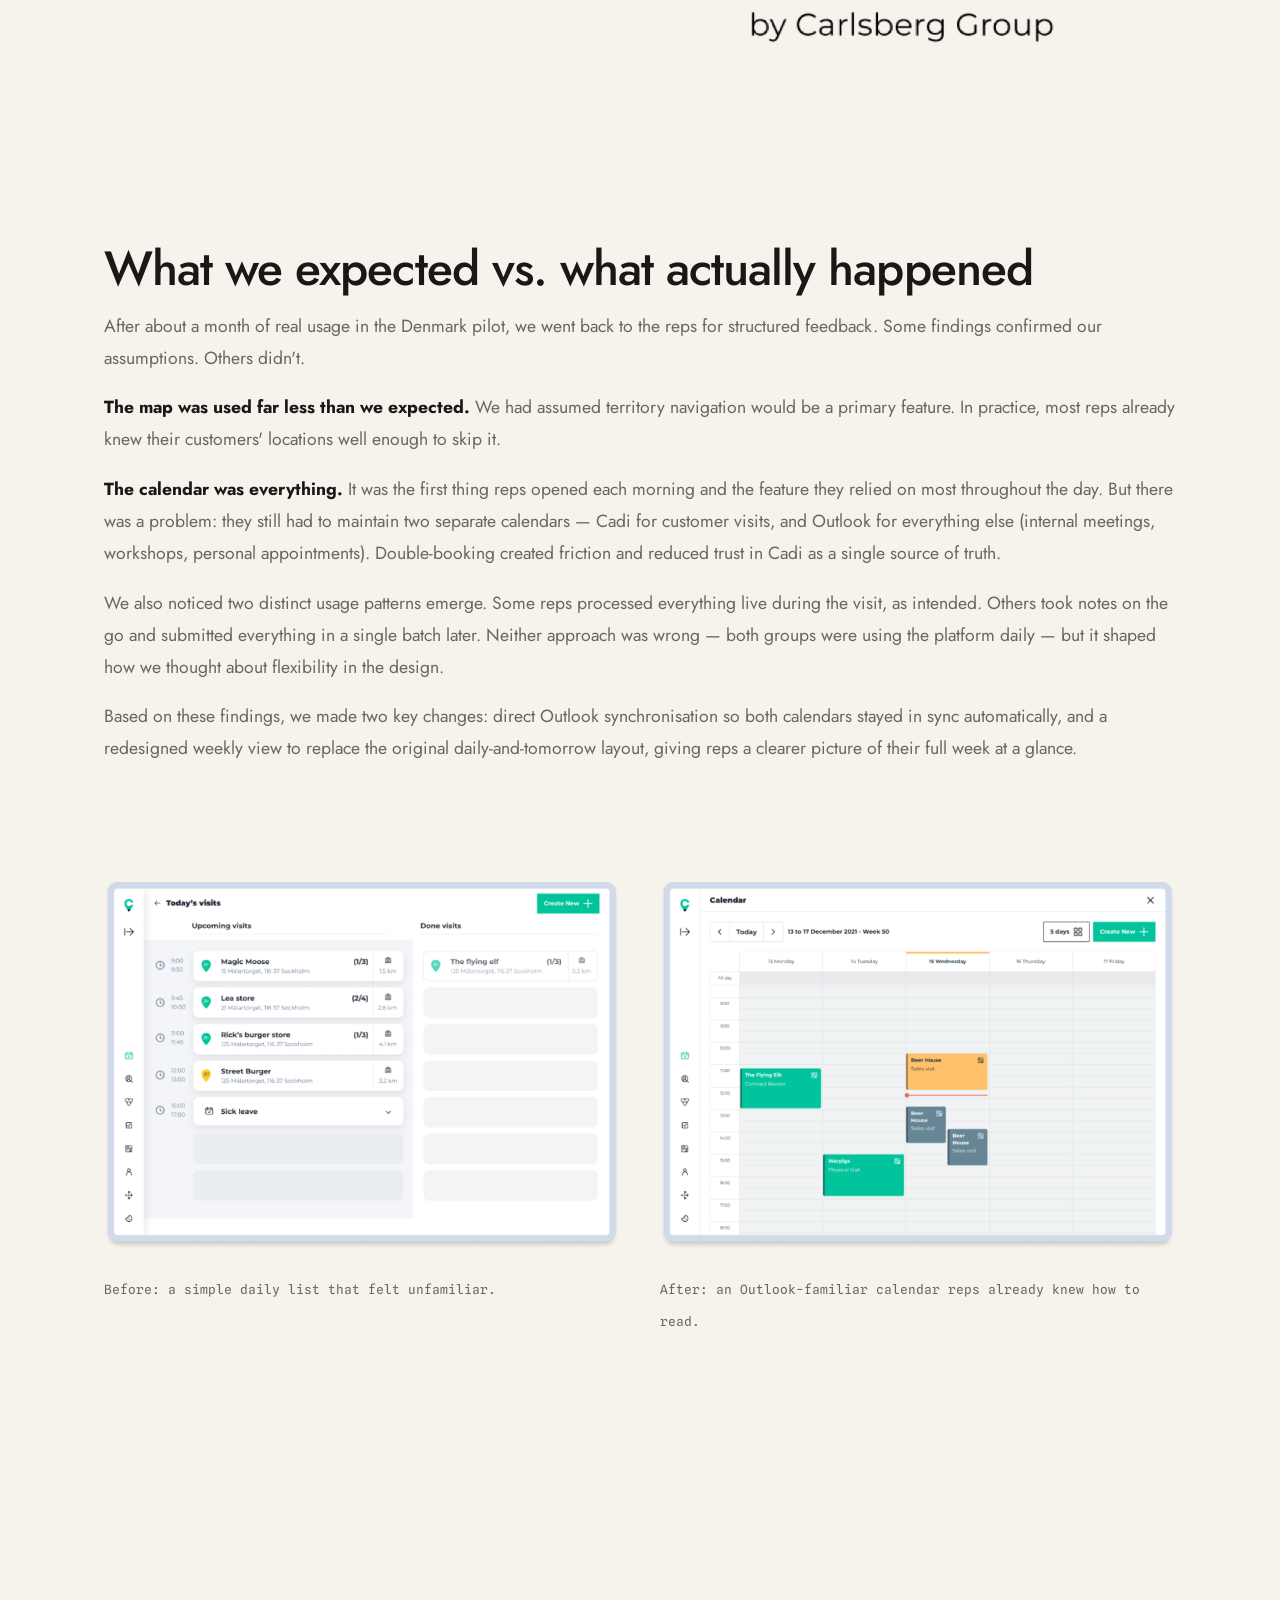
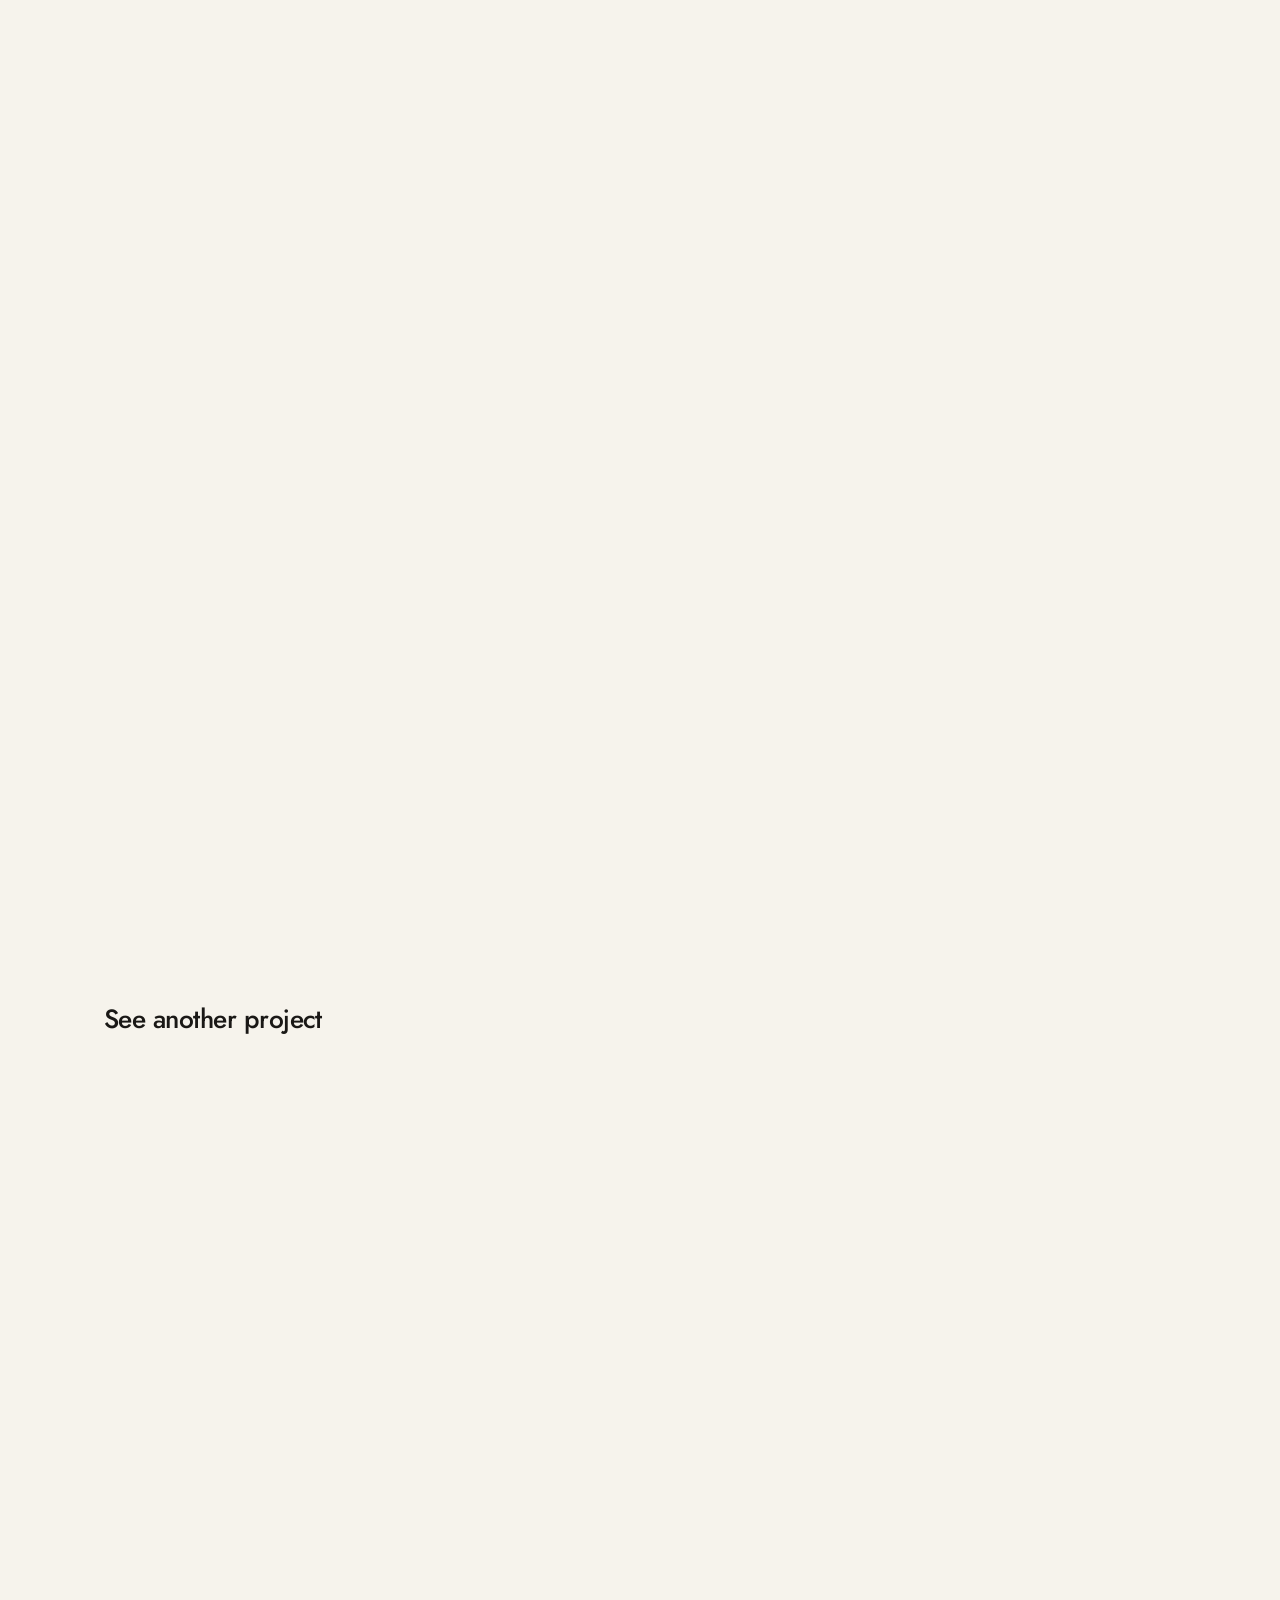
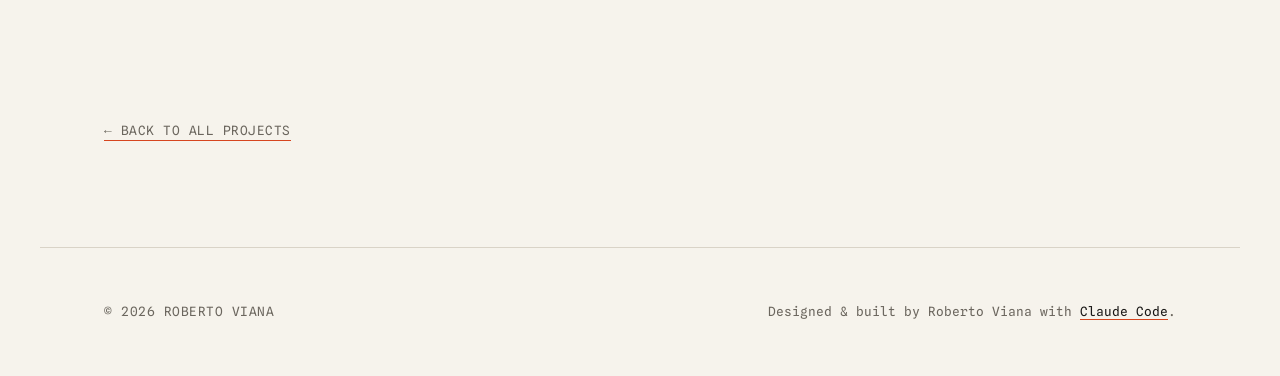
<file: cases/cadi.html>
<!DOCTYPE html>
<html lang="en">
<head>
  <meta charset="UTF-8" />
  <meta name="viewport" content="width=device-width, initial-scale=1.0" />
  <title>Cadi &mdash; Roberto Viana</title>
  <meta name="description" content="App creation for sales reps. A B2B and B2C field-sales PWA for the Carlsberg Group." />
  <meta property="og:title" content="Cadi — Roberto Viana" />
  <meta property="og:description" content="App creation for sales reps. A B2B and B2C field-sales PWA for the Carlsberg Group." />
  <meta property="og:url" content="https://roberto-viana.com/cases/cadi.html" />
  <meta property="og:type" content="website" />
  <meta property="og:image" content="https://roberto-viana.com/assets/img/cadi-hero.jpg" />
  <link rel="canonical" href="https://roberto-viana.com/cases/cadi.html" />
  <link rel="sitemap" type="application/xml" href="/sitemap.xml" />

  <link rel="preconnect" href="https://fonts.googleapis.com" />
  <link rel="preconnect" href="https://fonts.gstatic.com" crossorigin />
  <link href="https://fonts.googleapis.com/css2?family=Jost:wght@400;500;600;700&family=Spline+Sans+Mono:wght@400;500&display=swap" rel="stylesheet" />

  <link rel="icon" type="image/png" href="../assets/img/favicon.png" />
  <link rel="stylesheet" href="../assets/css/styles.css" />
</head>
<body>
  <header class="site-header">
    <a href="../index.html" class="brand">Roberto Viana</a>
    <nav class="nav">
      <a href="../index.html">Projects</a>
      <a href="../about.html">About</a>
      <a href="../assets/CV_Roberto.pdf" target="_blank" rel="noopener">Résumé</a>
    </nav>
  </header>

  <main class="case">
    <section class="cs-hero wrap reveal">
      <p class="cs-hero-eyebrow">Enterprise product &middot; Carlsberg Group</p>
      <h1 class="cs-hero-title">Cadi</h1>
      <p class="cs-hero-subtitle">Bringing field sales into one connected experience.</p>
      <p class="cs-hero-desc">Cadi brings customer management, territory planning, scheduling, and ordering together in one platform for Carlsberg's sales representatives.</p>
      <p class="cs-hero-desc">As lead designer, I worked from field research and user journeys through interaction design and delivery, helping replace fragmented tools and manual processes with a more integrated experience.</p>
      <p class="cs-hero-desc">The platform was designed for different sales workflows and market requirements, with offline capabilities for representatives working in areas with unreliable connectivity.</p>
      <div class="cs-hero-meta">
        <div><p class="cs-meta-label">Role</p><p class="cs-meta-value">Lead Designer</p></div>
        <div><p class="cs-meta-label">Product</p><p class="cs-meta-value">Enterprise Field Sales Platform</p></div>
        <div><p class="cs-meta-label">Research</p><p class="cs-meta-value">Interviews, field shadowing, journey mapping</p></div>
        <div><p class="cs-meta-label">Platform</p><p class="cs-meta-value">Progressive Web App</p></div>
        <div><p class="cs-meta-label">Scope</p><p class="cs-meta-value">Rolled out across 13 international markets</p></div>
      </div>
    </section>

    <section class="wrap">
      <div class="case-banner reveal-up">
        <img src="../assets/img/cadi-hero.png" alt="Cadi tablet and phone showing the field-sales ordering app" />
      </div>
    </section>

    <!-- Discovery -->
    <section class="section wrap">
      <div class="prose reveal-up">
        <h2>Discovery — Understanding the problem</h2>
        <p>We started in Denmark, where Carlsberg's Copenhagen office gave us direct access to both sales managers and their teams in the same building. That made it easy to move fast.</p>
        <p>We began with sales managers, who quickly identified the most common complaint from their teams: <strong>too many apps.</strong> Representatives were switching between Salesforce for orders, Outlook for scheduling, maps for navigation, notes for customer requests, and separate web forms to record FIT scores — Carlsberg's internal Focus, Implement, Track metric.</p>
        <p>To go beyond the reported pain points, we shadowed representatives in the field during actual customer visits. This revealed a problem that hadn't come up in the manager interviews: unreliable connectivity. Whenever reps were inside a customer's storage area — cellars, pantries, back rooms — they frequently lost internet access and couldn't complete tasks that depended on online systems.</p>
        <div class="result">The two findings that shaped everything: consolidate the tools, and make the platform work without a connection.</div>
      </div>
    </section>

    <section class="wrap">
      <p class="meta media-label reveal-up">Field research · Copenhagen</p>
      <div class="fig-grid cols-2 stack-mobile reveal-up">
        <img src="../assets/img/cadi-research-2.jpg" alt="Research synthesis session in progress" loading="lazy" />
        <img src="../assets/img/cadi-research-3.jpg" alt="Field research with sales reps" loading="lazy" />
      </div>
    </section>

    <!-- Challenges -->
    <section class="section wrap">
      <div class="prose reveal-up">
        <h2>The challenges</h2>
      </div>
      <div class="challenge-cards reveal-up" style="margin-top: var(--gap);">
        <div class="challenge-card">
          <h4>Customer face-time</h4>
          <p>Reps have full schedules, so the platform had to be fast and intuitive enough to never steal time from their customers.</p>
        </div>
        <div class="challenge-card">
          <h4>Calendar sync</h4>
          <p>Reps live in Microsoft Outlook, so Cadi needed to sync directly rather than scatter information across tools.</p>
        </div>
        <div class="challenge-card">
          <h4>Map visualization</h4>
          <p>Finding customers by address isn't intuitive, so a visual territory map was essential.</p>
        </div>
        <div class="challenge-card">
          <h4>Customer check-ins</h4>
          <p>A clear way to see which customers were visited and which were still on the list.</p>
        </div>
        <div class="challenge-card">
          <h4>Offline ordering</h4>
          <p>The platform had to work as an ordering tool at all times, even with no connection.</p>
        </div>
        <div class="challenge-card">
          <h4>Notes and reminders per customer</h4>
          <p>A reliable place to capture preferences and follow-ups, so nothing is lost between visits.</p>
        </div>
      </div>
    </section>

    <!-- Personas -->
    <section class="section wrap">
      <div class="prose reveal-up">
        <h2>Target audience</h2>
        <p>Since Cadi is an internal tool for the Carlsberg Group, our users were easy to identify. We focused on bridging the gap between two very different profiles: the tech-savvy user and the traditional user. We built six personas in total; these two anchor our "On-Trade" and "Off-Trade" salesforce.</p>
      </div>

      <div class="fig-grid cols-3 stack-mobile reveal-up" style="margin-top: var(--gap);">
        <img src="../assets/img/cadi-audience-1.jpg" alt="Persona research board" loading="lazy" />
        <img src="../assets/img/cadi-audience-2.jpg" alt="Persona research board" loading="lazy" />
        <img src="../assets/img/cadi-audience-3.jpg" alt="Persona research board" loading="lazy" />
      </div>

      <div class="persona-cards reveal-up" style="margin-top: var(--gap);">
        <div class="persona">
          <div class="persona-head">
            <div class="persona-id">
              <h3>Laura Thompson</h3>
              <p class="meta persona-meta">On-Trade seller &middot; Age 36 &middot; Copenhagen</p>
            </div>
            <img class="persona-avatar" src="../assets/img/cadi-persona-laura.png" alt="Illustrated avatar of Laura Thompson" loading="lazy" />
          </div>
          <hr class="persona-rule" />
          <div class="persona-body">
            <h4>Objectives</h4>
            <ul>
              <li>Hit monthly sales targets and, if able, go further.</li>
              <li>Acquire at least two new prospects per month.</li>
              <li>Finish her day by 4:00 PM to enjoy some family time.</li>
            </ul>
            <h4>Pain points</h4>
            <ul>
              <li>Many of the bars and cellars she visits have no internet access.</li>
              <li>She wastes time getting lost looking for specific customer locations.</li>
              <li>She still prefers pen and paper; she finds complex software frustrating.</li>
            </ul>
          </div>
        </div>

        <div class="persona">
          <div class="persona-head">
            <div class="persona-id">
              <h3>John Lecroy</h3>
              <p class="meta persona-meta">Off-Trade seller &middot; Age 28 &middot; Oslo</p>
            </div>
            <img class="persona-avatar" src="../assets/img/cadi-persona-john.png" alt="Illustrated avatar of John Lecroy" loading="lazy" />
          </div>
          <hr class="persona-rule" />
          <div class="persona-body">
            <h4>Objectives</h4>
            <ul>
              <li>Win the monthly best-seller award.</li>
              <li>Acquire four prospects per month.</li>
              <li>Reduce his overtime hours.</li>
            </ul>
            <h4>Pain points</h4>
            <ul>
              <li>He feels he has to use too many different apps to do one job.</li>
              <li>He struggles to find a clear, simple way to see where potential new customers are located.</li>
            </ul>
          </div>
        </div>
      </div>
    </section>

    <!-- User journeys -->
    <section class="section wrap">
      <div class="prose reveal-up">
        <h2>User journeys</h2>
        <p>To understand how to build the best tool, I interviewed and shadowed reps during their actual workdays, watching how they managed tasks with other apps or just pen and paper.</p>
        <p>The goal was a structured flow flexible enough for multiple markets and different types of reps. I mapped specific journeys to cover every scenario: check the agenda, navigate to a customer, document the visit, with variations to keep each path smooth.</p>
      </div>
    </section>

    <section class="wrap">
      <figure class="media bare reveal-up" style="margin-top: var(--gap);">
        <img src="../assets/img/cadi-userflow.png" alt="Cadi user-journey timeline across map, agenda, and ordering" loading="lazy" />
        <figcaption>An end-to-end journey timeline, every rep scenario from check-in to order.</figcaption>
      </figure>
    </section>

    <!-- Flow charts and wireframes -->
    <section class="section wrap">
      <div class="prose reveal-up">
        <h2>Flow charts and wireframes</h2>
        <p>Once we understood the journeys, it was time to build the app's skeleton. We started from the must-have pages reps called essential, Map, Agenda, and Order Entry, and the site map grew into a full system from there. The focus was clear navigation, any tool within one or two taps.</p>
        <p>I kept the wireframes low-fidelity so the team could focus on logic, layout, and usability without getting distracted by color. The goal was to prove the structure worked for both the tech-savvy and the old-school personas before any brand went in.</p>
      </div>
    </section>

    <section class="wrap">
      <figure class="media bare reveal-up">
        <img src="../assets/img/cadi-sitemap.png" alt="Cadi site map and architecture diagram" loading="lazy" />
        <figcaption>The architecture: how every screen connects, mapped before a pixel of UI.</figcaption>
      </figure>
      <div class="fig-grid cols-2 stack-mobile reveal-up" style="gap: 40px; margin-top: var(--gap);">
        <figure class="media bare">
          <img src="../assets/img/cadi-wireframe-1.png" alt="Low-fidelity wireframes for Cadi" loading="lazy" />
        </figure>
        <figure class="media bare">
          <img src="../assets/img/cadi-wireframe-2.png" alt="Low-fidelity wireframes for Cadi" loading="lazy" />
        </figure>
      </div>
    </section>

    <!-- UI elements -->
    <section class="section wrap">
      <div class="prose reveal-up">
        <h2>UI elements</h2>
        <p>With the structure set, we moved into final UI. We were building a design system at the same time, so the platform stayed consistent as it grew. Cadi brand colors, custom icons, and illustrations made the tool feel modern and professional while staying simple enough to use without training.</p>
      </div>
    </section>

    <section class="wrap">
      <figure class="media bare ui-gif reveal-up">
        <img src="../assets/img/cadi-ui.gif" alt="Animated walkthrough of the Cadi interface across agenda, ordering, and map" loading="lazy" />
        <figcaption>The final UI in motion: agenda, ordering, territory map, and account on one system.</figcaption>
      </figure>
    </section>

    <!-- Brand creation -->
    <section class="section wrap">
      <div class="wireframe-split reveal-up">
        <div class="prose">
          <h2>The brand</h2>
          <p>The name comes directly from the word "caddie," the essential assistant who helps a golfer on the course. That is exactly the role Cadi plays for our reps: a proactive, personal assistant in the field.</p>
          <p>The brief was clear: a serious tool with a playful vibe. The logo combines a location pin and a stylized "C." The pin symbolizes precision — the right information at the right moment in the right place — and the teal body keeps it fresh and approachable, distinct from dull corporate software.</p>
        </div>
        <figure class="media bare">
          <img src="../assets/img/cadi-logo.png" alt="Cadi logo: a location pin and stylized C, by Carlsberg Group" loading="lazy" />
        </figure>
      </div>
    </section>

    <!-- Optimizing -->
    <section class="section wrap">
      <div class="prose reveal-up">
        <h2>What we expected vs. what actually happened</h2>
        <p>After about a month of real usage in the Denmark pilot, we went back to the reps for structured feedback. Some findings confirmed our assumptions. Others didn't.</p>
        <p><strong>The map was used far less than we expected.</strong> We had assumed territory navigation would be a primary feature. In practice, most reps already knew their customers' locations well enough to skip it.</p>
        <p><strong>The calendar was everything.</strong> It was the first thing reps opened each morning and the feature they relied on most throughout the day. But there was a problem: they still had to maintain two separate calendars — Cadi for customer visits, and Outlook for everything else (internal meetings, workshops, personal appointments). Double-booking created friction and reduced trust in Cadi as a single source of truth.</p>
        <p>We also noticed two distinct usage patterns emerge. Some reps processed everything live during the visit, as intended. Others took notes on the go and submitted everything in a single batch later. Neither approach was wrong — both groups were using the platform daily — but it shaped how we thought about flexibility in the design.</p>
        <p>Based on these findings, we made two key changes: direct Outlook synchronisation so both calendars stayed in sync automatically, and a redesigned weekly view to replace the original daily-and-tomorrow layout, giving reps a clearer picture of their full week at a glance.</p>
      </div>
    </section>

    <section class="wrap">
      <div class="fig-grid cols-2 stack-1024 reveal-up" style="gap: 40px;">
        <figure class="media bare">
          <img src="../assets/img/cadi-agenda-before.png" alt="First simplified daily agenda view" loading="lazy" />
          <figcaption>Before: a simple daily list that felt unfamiliar.</figcaption>
        </figure>
        <figure class="media bare">
          <img src="../assets/img/cadi-agenda-after.png" alt="Redesigned Outlook-style calendar agenda" loading="lazy" />
          <figcaption>After: an Outlook-familiar calendar reps already knew how to read.</figcaption>
        </figure>
      </div>
      <figure class="media bare reveal-up" style="margin-top: var(--gap);">
        <img src="../assets/img/cadi-devices.png" alt="Cadi running on a tablet and phone" loading="lazy" />
      </figure>
    </section>

    <section class="section wrap">
      <h2 class="next-head">See another project</h2>
      <div class="next-projects">
        <a class="card reveal-up" href="carlshop-plus.html">
          <div class="thumb"><img src="../assets/img/carlshop-hero.jpg" alt="Carlshop Plus" loading="lazy" /></div>
          <div class="body">
            <div class="tags meta"><span>B2B</span><span>2024 — present</span></div>
            <h3>Carlshop Plus</h3>
            <p style="color:var(--ink-soft); margin-top:0.4rem;">Scaling an e-commerce ecosystem for Asian markets.</p>
          </div>
        </a>
        <a class="card reveal-up" href="forecast-demand.html">
          <div class="thumb"><img src="../assets/img/forecast-card.jpg" alt="Forecast Demand dashboard" loading="lazy" /></div>
          <div class="body">
            <div class="tags meta"><span>B2B and B2A</span><span>2022</span></div>
            <h3>Forecast Demand</h3>
            <p style="color:var(--ink-soft); margin-top:0.4rem;">Bridging supply logistics with predictive insights.</p>
          </div>
        </a>
      </div>
    </section>

    <section class="section wrap">
      <a href="../index.html" class="meta" style="border-bottom:1px solid var(--accent); padding-bottom:2px;">&larr; Back to all projects</a>
    </section>
  </main>

  <footer class="site-footer wrap">
    <span class="meta">&copy; 2026 Roberto Viana</span>
    <span class="built">Designed &amp; built by Roberto Viana with <a href="https://claude.com/claude-code" target="_blank" rel="noopener">Claude Code</a>.</span>
  </footer>

  <script src="../assets/js/main.js"></script>
</body>
</html>
</file>
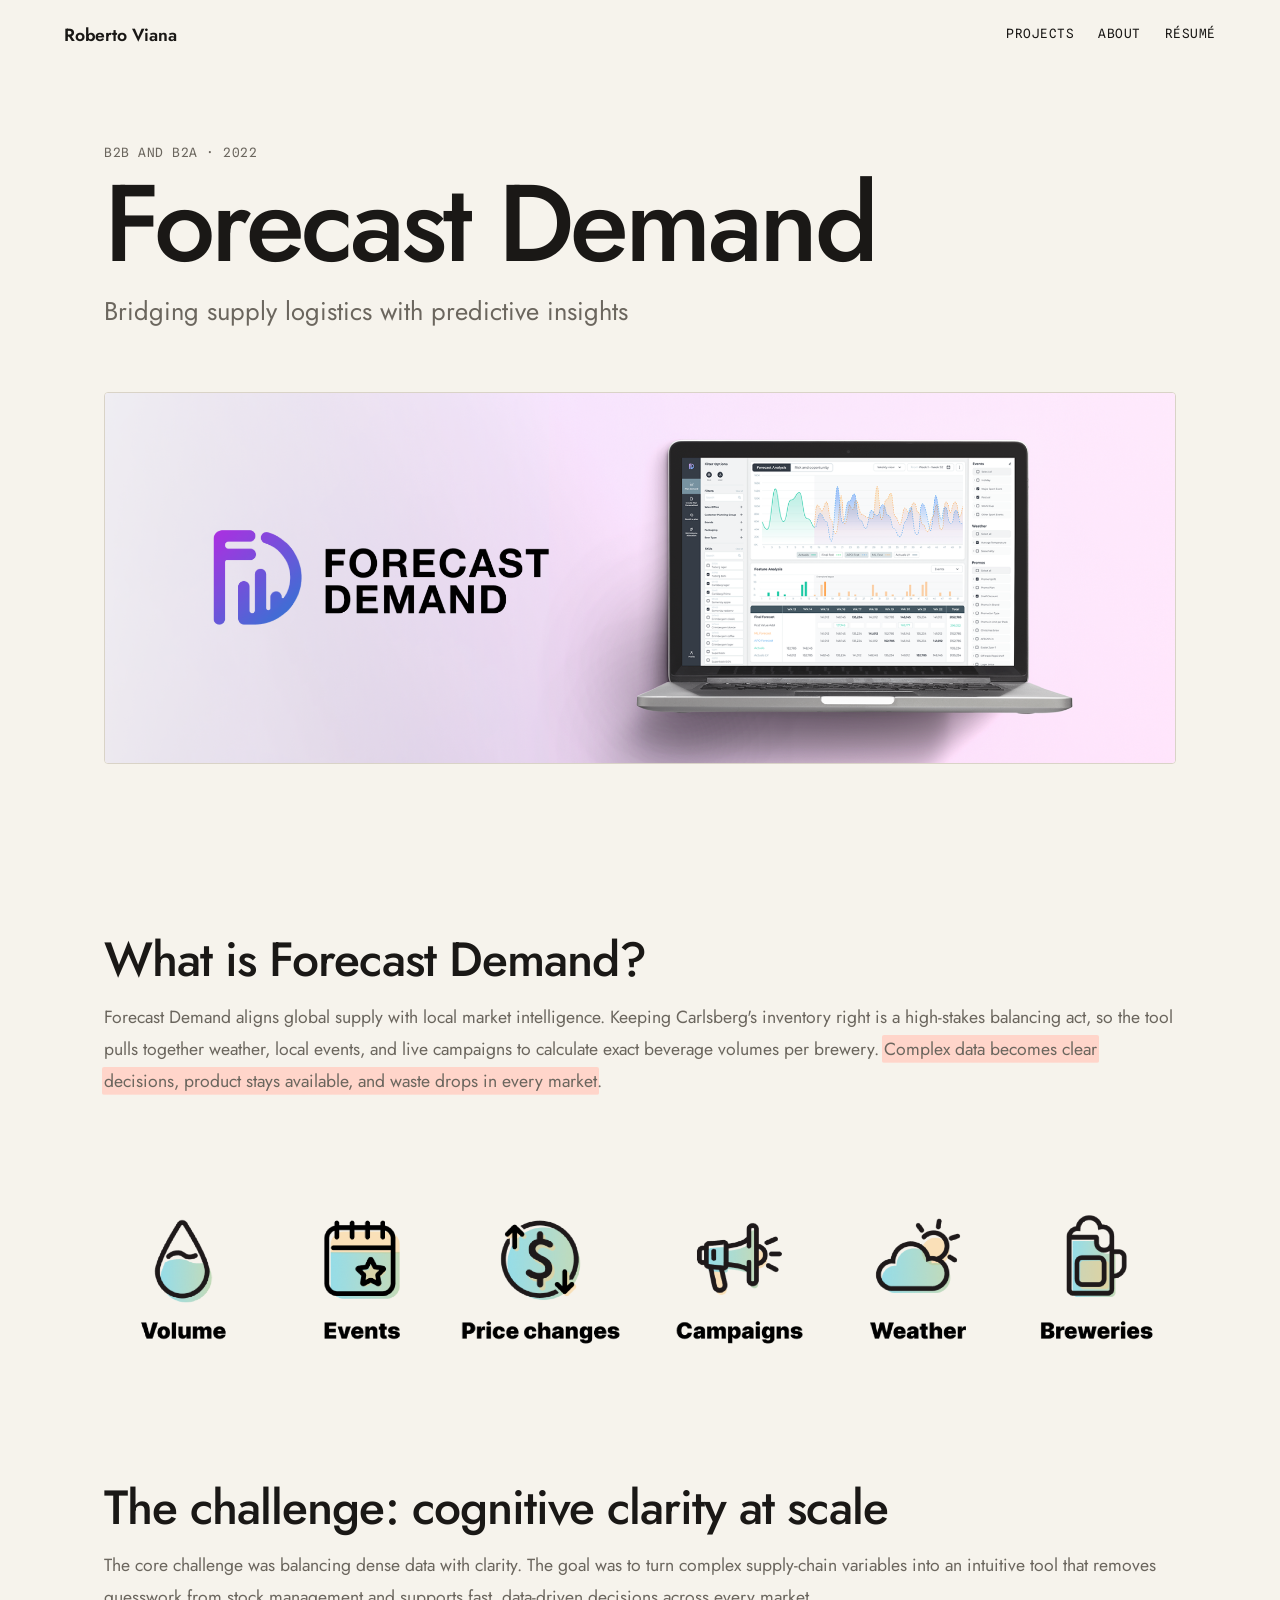
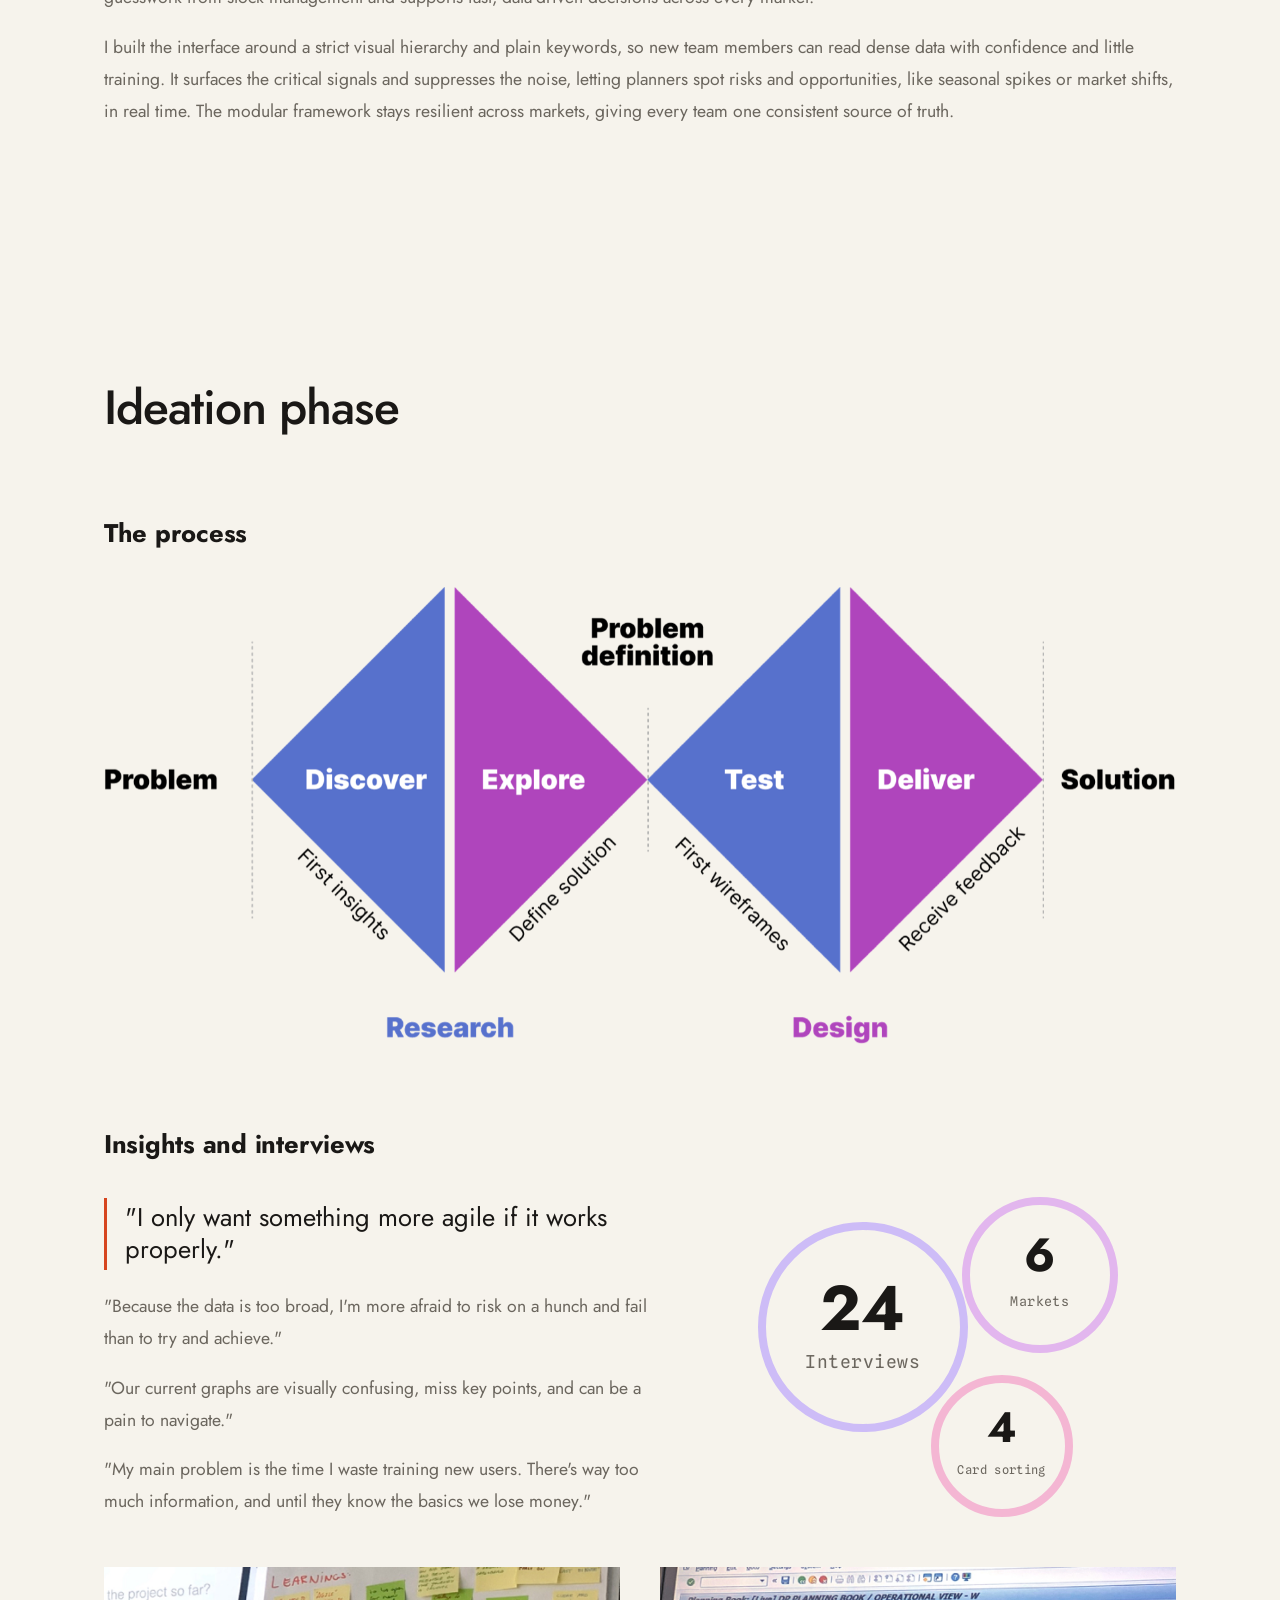
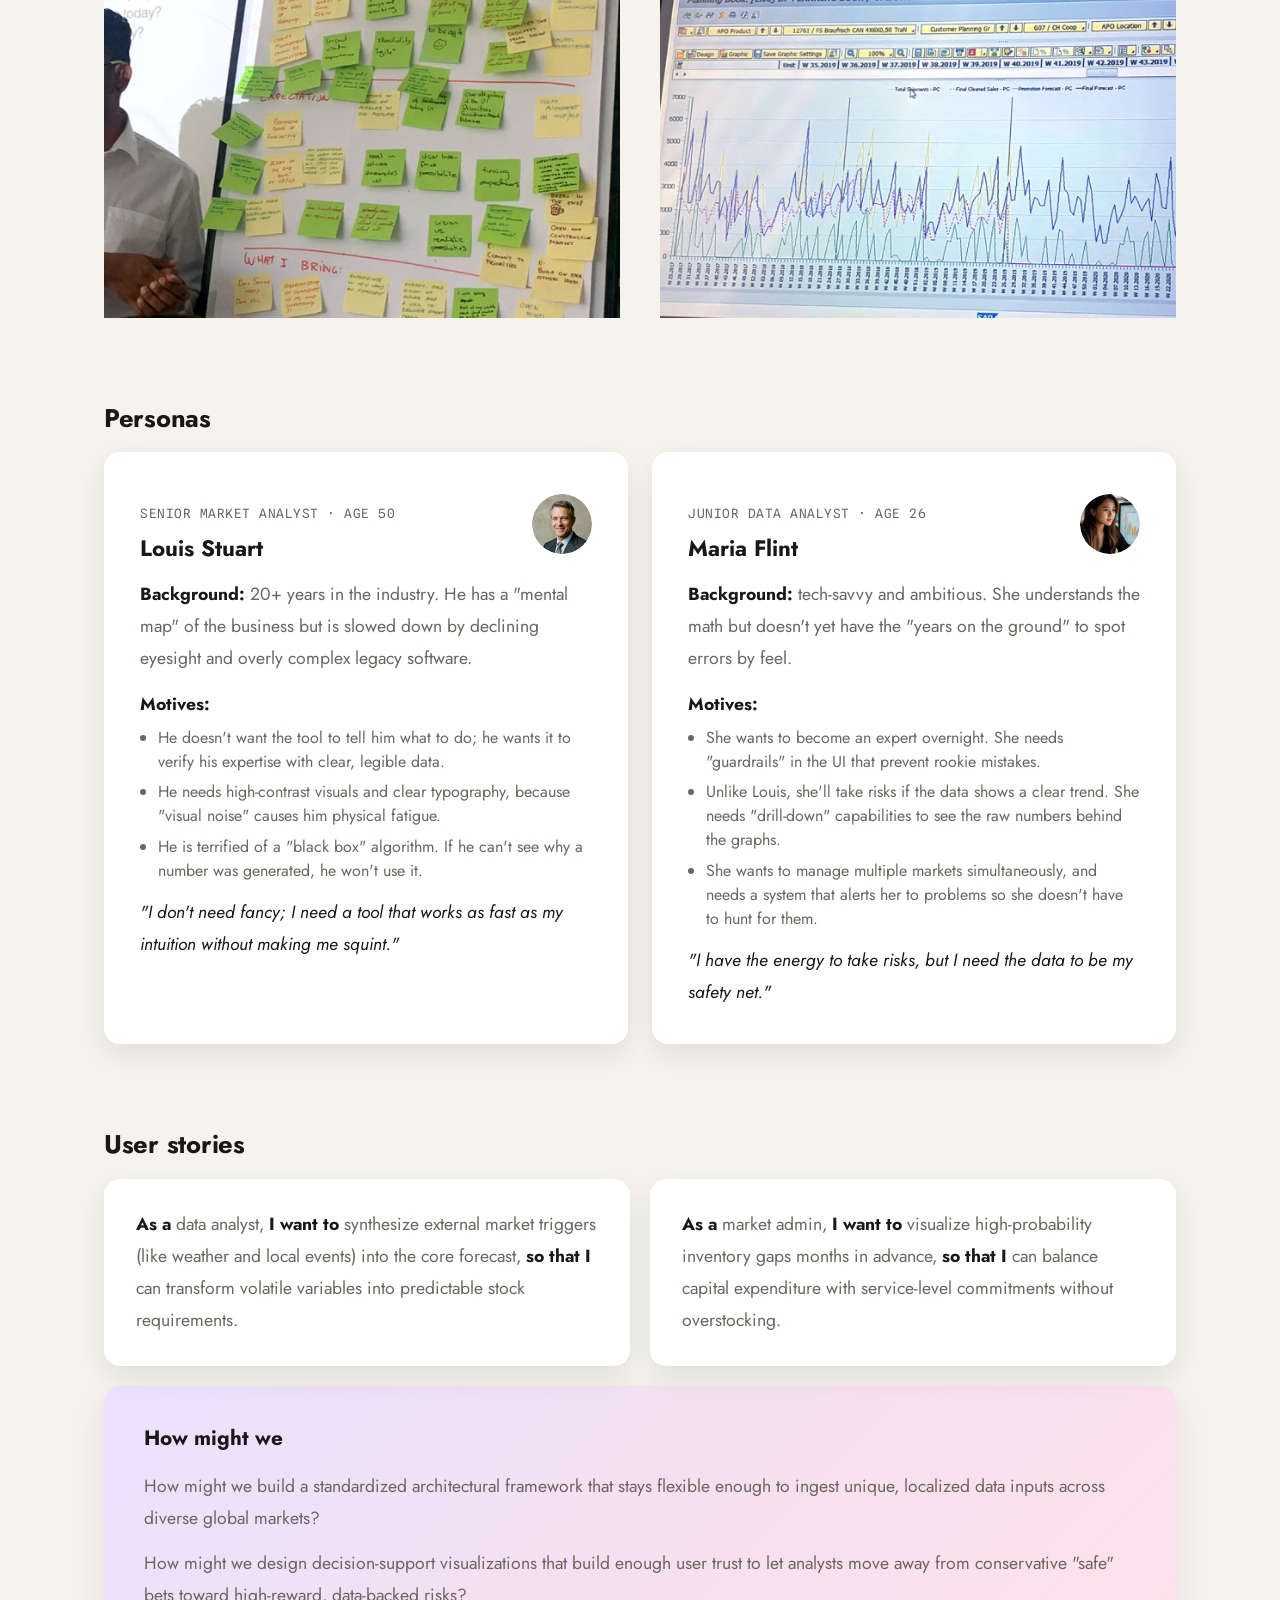
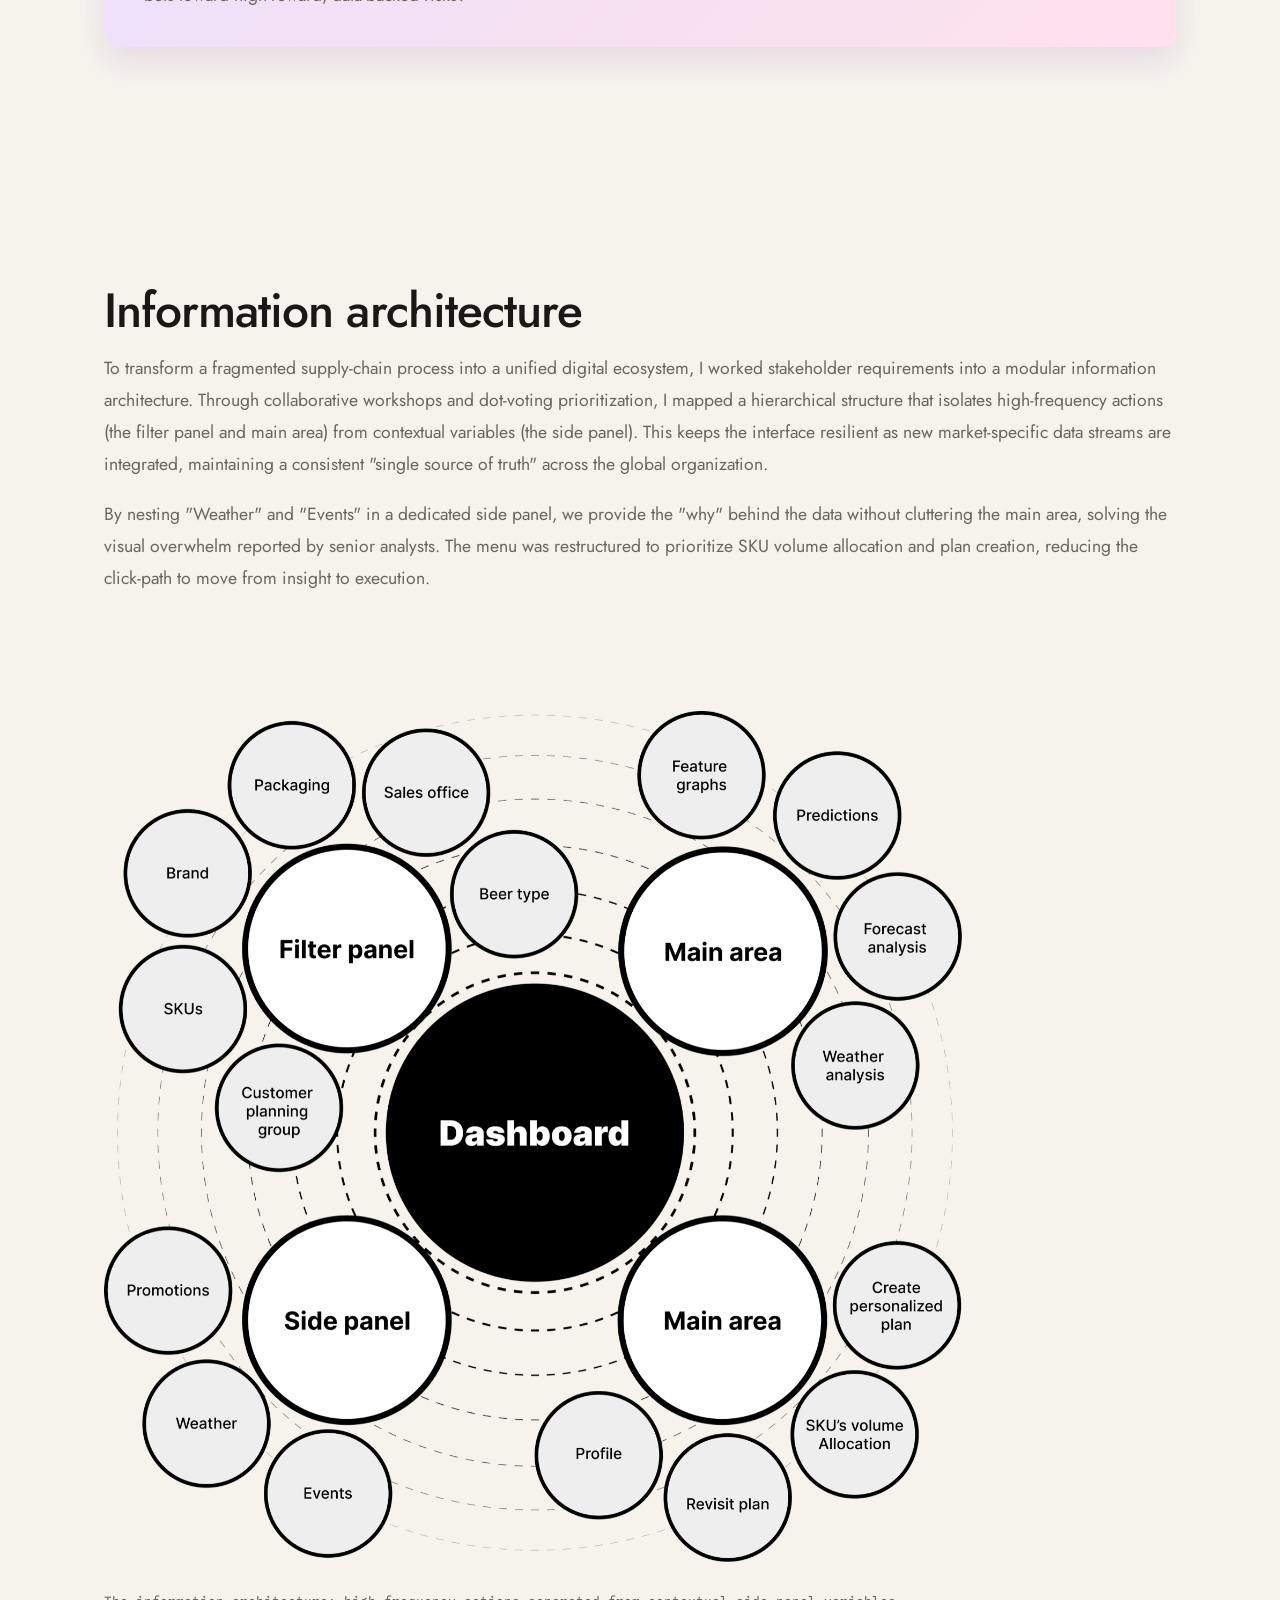
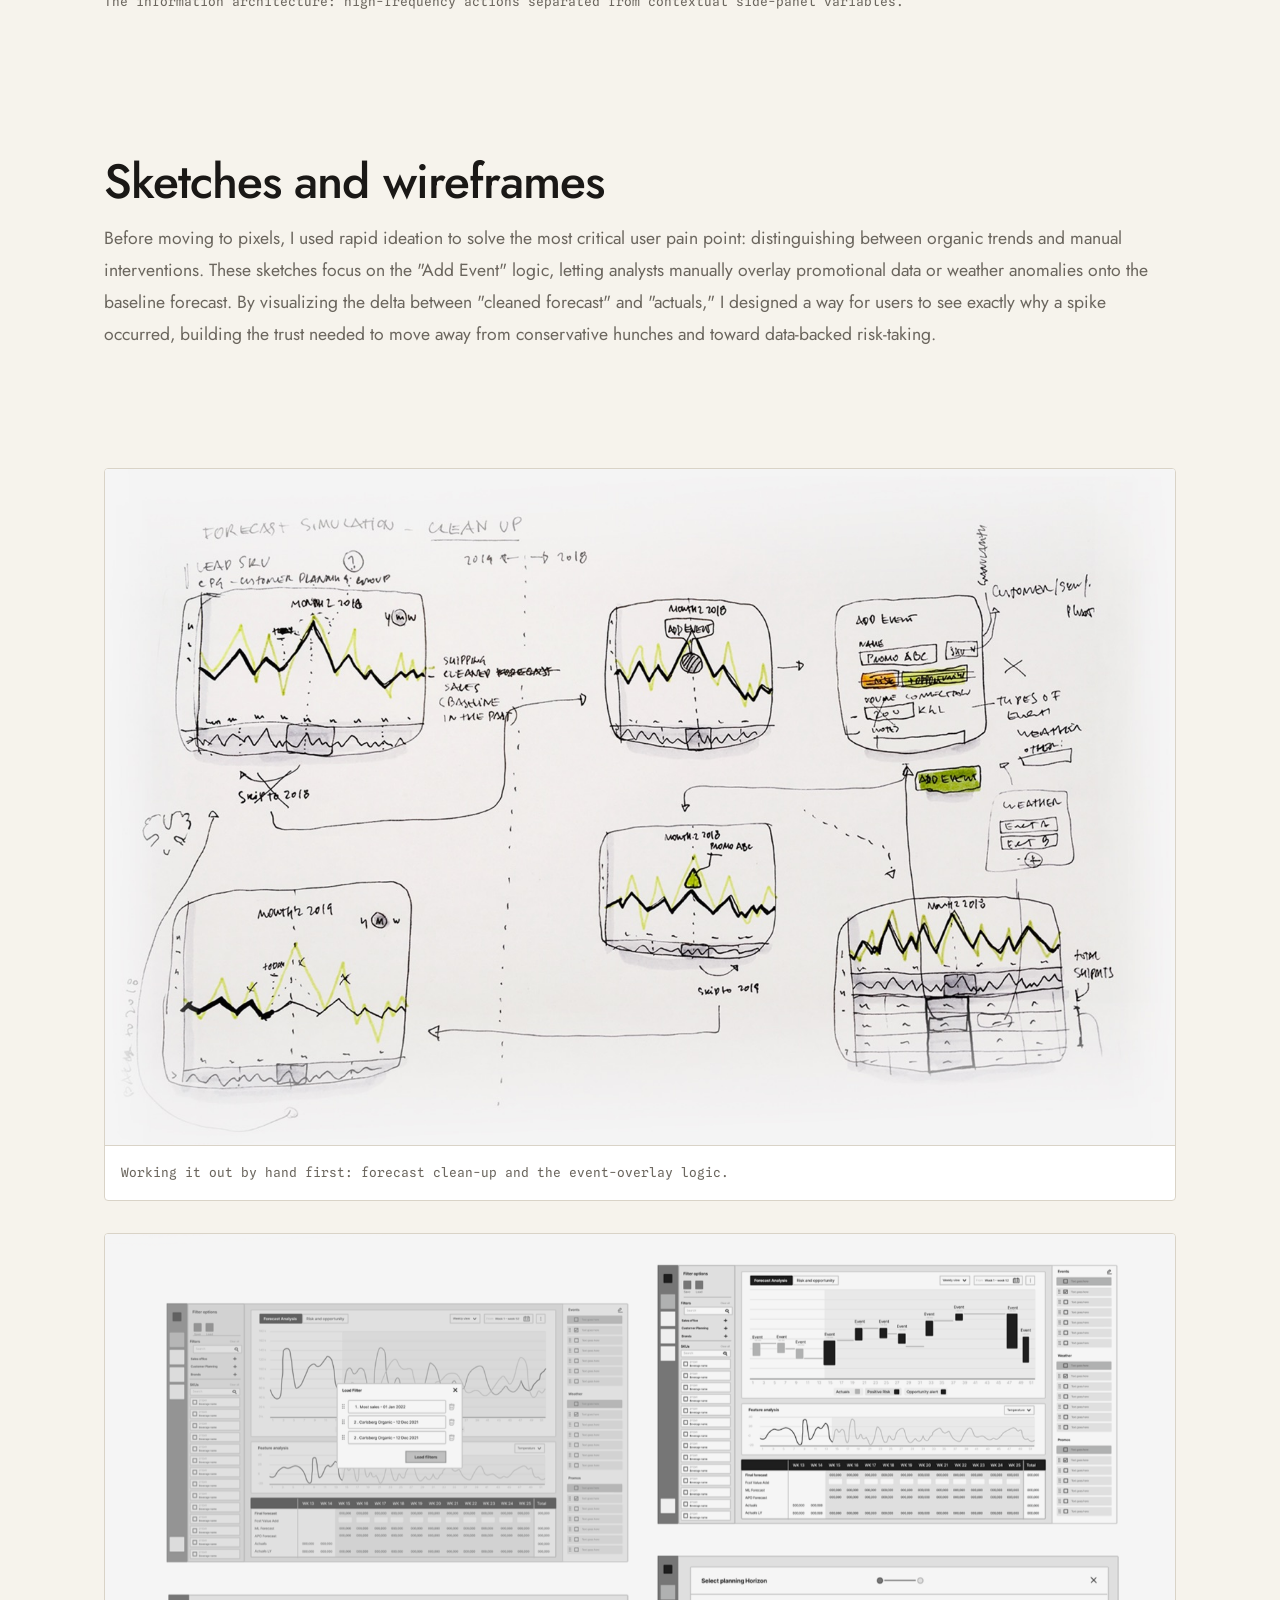
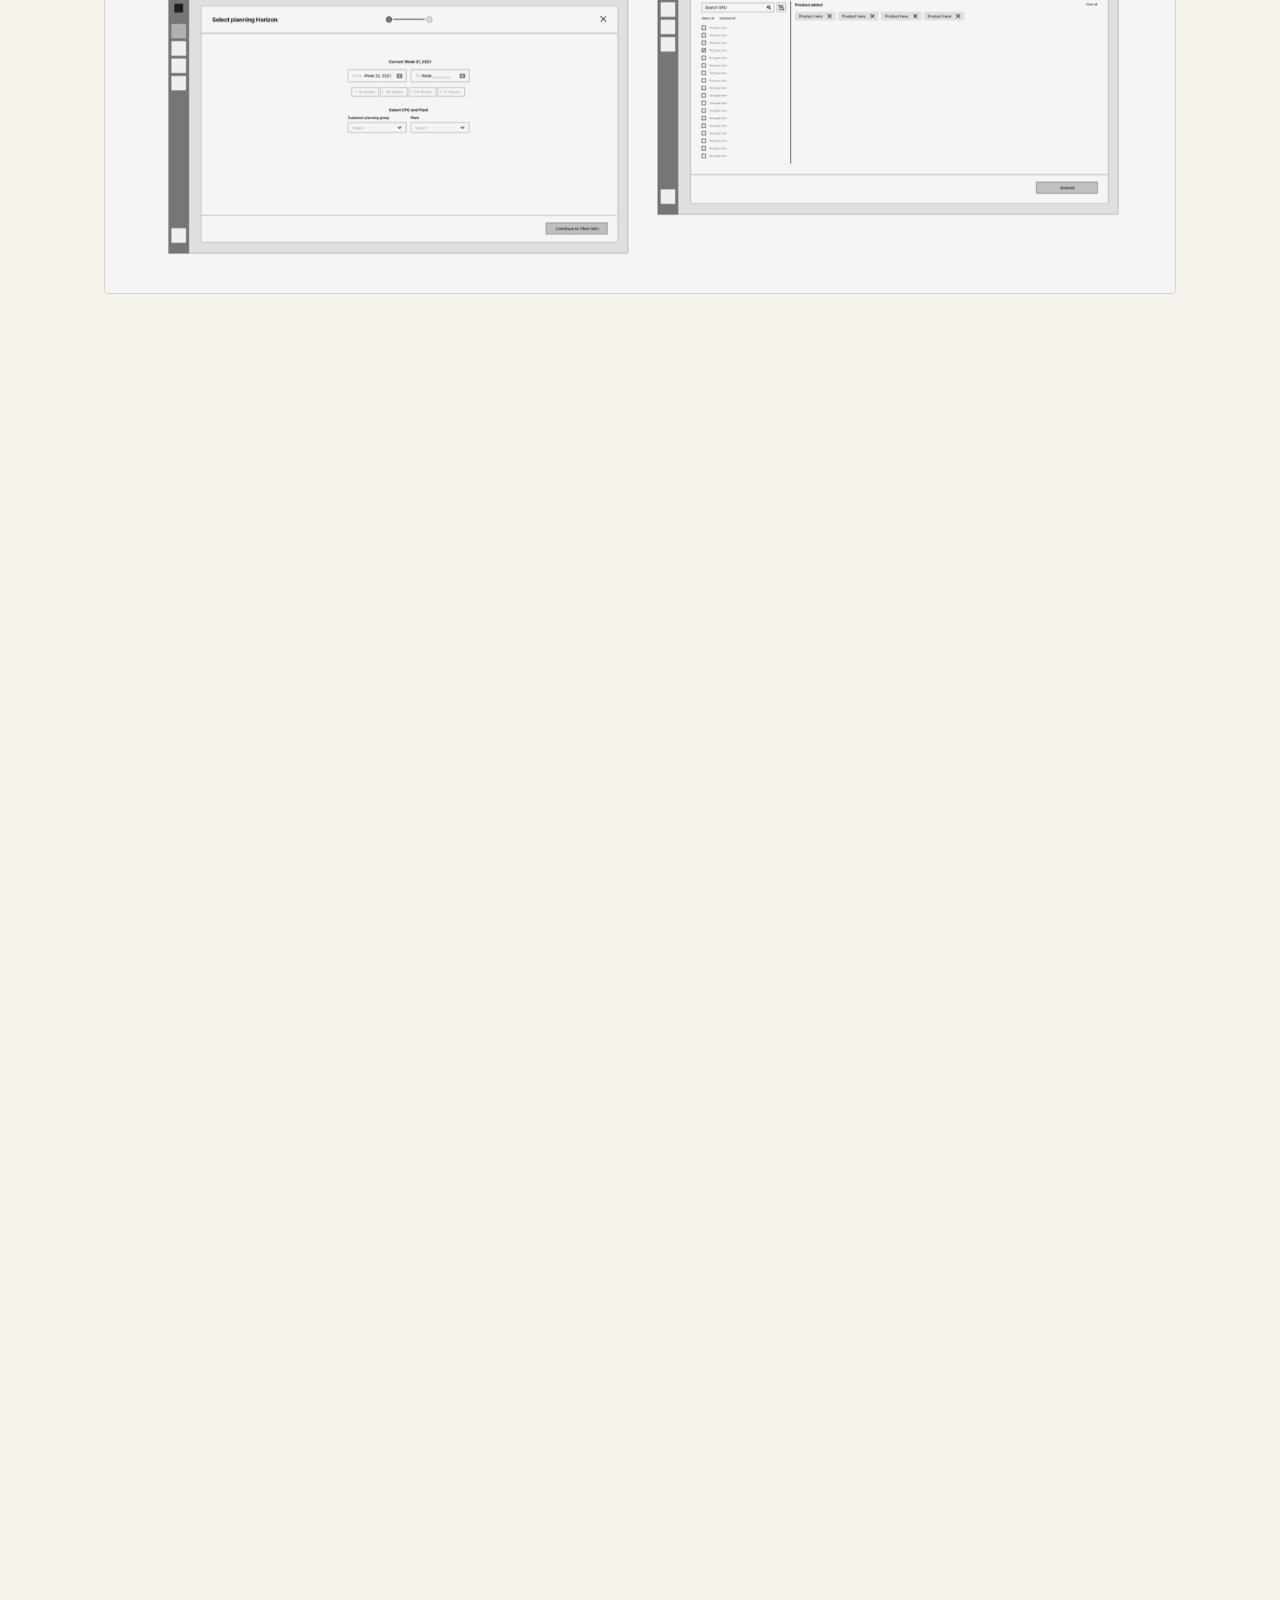
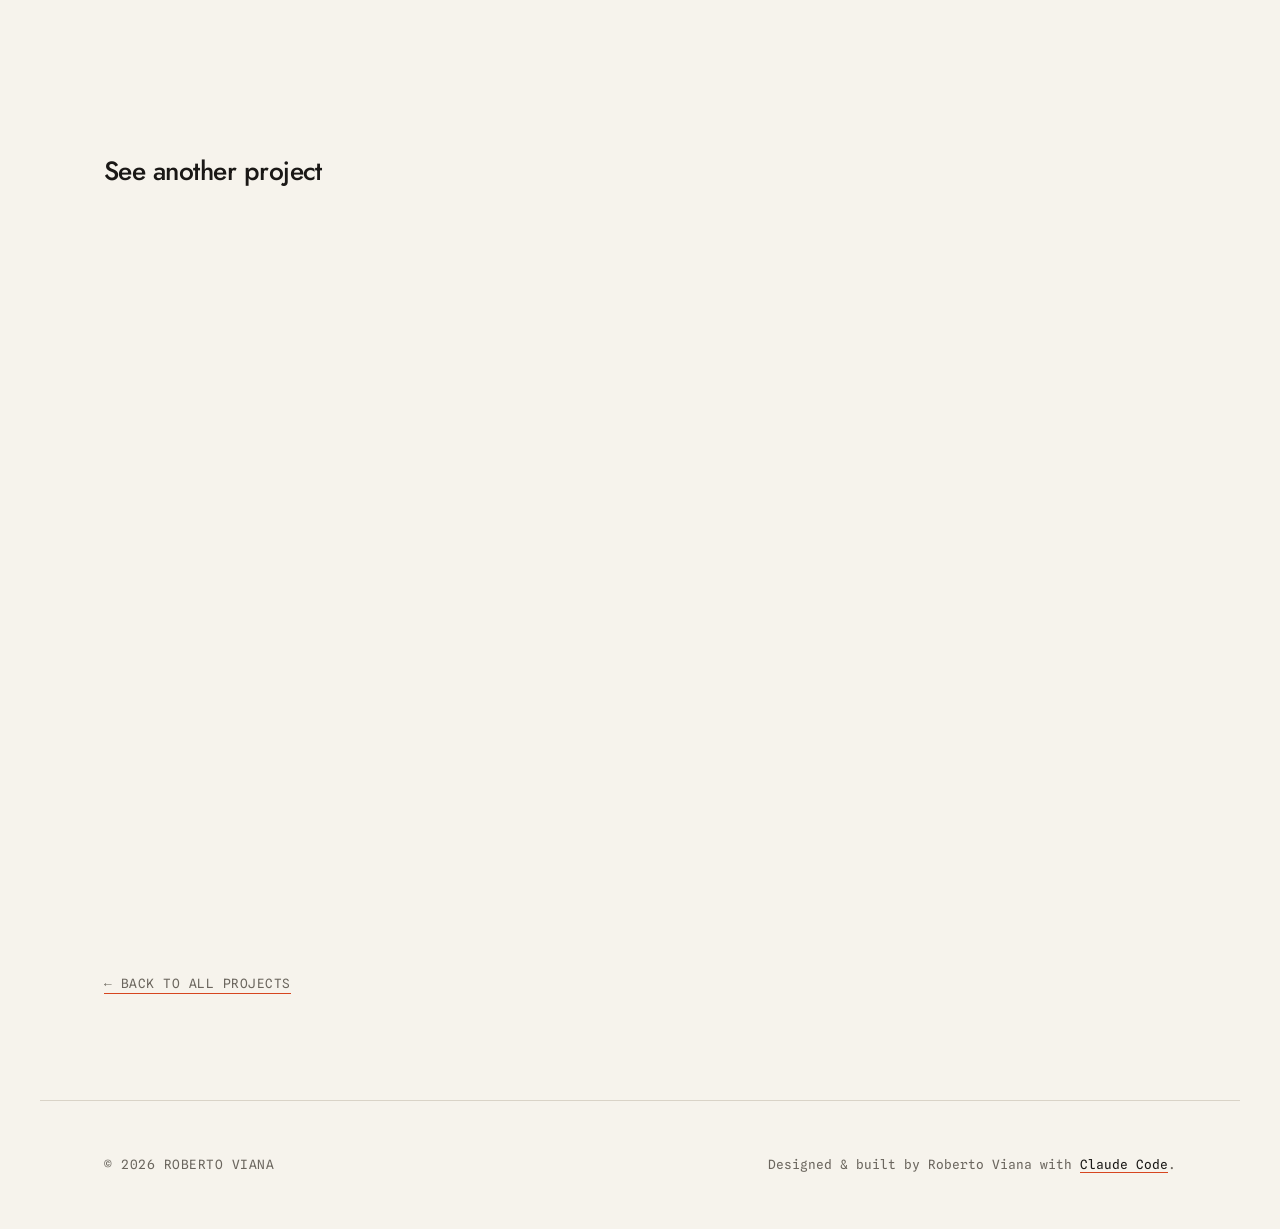
<file: cases/forecast-demand.html>
<!DOCTYPE html>
<html lang="en">
<head>
  <meta charset="UTF-8" />
  <meta name="viewport" content="width=device-width, initial-scale=1.0" />
  <title>Forecast Demand — Roberto Viana</title>
  <meta name="description" content="Bridging supply logistics with predictive insights. A B2B and B2A demand-forecasting tool for Carlsberg." />
  <meta property="og:title" content="Forecast Demand — Roberto Viana" />
  <meta property="og:description" content="Bridging supply logistics with predictive insights. A B2B and B2A demand-forecasting tool for Carlsberg." />
  <meta property="og:url" content="https://roberto-viana.com/cases/forecast-demand.html" />
  <meta property="og:type" content="website" />
  <meta property="og:image" content="https://roberto-viana.com/assets/img/forecast-hero.jpg" />
  <link rel="canonical" href="https://roberto-viana.com/cases/forecast-demand.html" />
  <link rel="sitemap" type="application/xml" href="/sitemap.xml" />

  <link rel="preconnect" href="https://fonts.googleapis.com" />
  <link rel="preconnect" href="https://fonts.gstatic.com" crossorigin />
  <link href="https://fonts.googleapis.com/css2?family=Jost:wght@400;500;600;700&family=Spline+Sans+Mono:wght@400;500&display=swap" rel="stylesheet" />

  <link rel="icon" type="image/png" href="../assets/img/favicon.png" />
  <link rel="stylesheet" href="../assets/css/styles.css" />
</head>
<body>
  <header class="site-header">
    <a href="../index.html" class="brand">Roberto Viana</a>
    <nav class="nav">
      <a href="../index.html">Projects</a>
      <a href="../about.html">About</a>
      <a href="../assets/CV_Roberto.pdf" target="_blank" rel="noopener">Résumé</a>
    </nav>
  </header>

  <main>
    <section class="case-hero wrap">
      <p class="meta reveal">B2B and B2A · 2022</p>
      <h1 class="reveal">Forecast Demand</h1>
      <p class="subtitle reveal">Bridging supply logistics with predictive insights</p>
    </section>

    <section class="wrap">
      <div class="case-banner reveal-up">
        <img src="../assets/img/forecast-hero.png" alt="Forecast Demand predictive demand-planning dashboard" />
      </div>
    </section>

    <!-- What is Forecast Demand -->
    <section class="section wrap">
      <div class="prose reveal-up">
        <h2>What is Forecast Demand?</h2>
        <p>Forecast Demand aligns global supply with local market intelligence. Keeping Carlsberg's inventory right is a high-stakes balancing act, so the tool pulls together weather, local events, and live campaigns to calculate exact beverage volumes per brewery. <span class="mark">Complex data becomes clear decisions, product stays available, and waste drops in every market</span>.</p>
      </div>
    </section>

    <section class="wrap">
      <div class="fig-grid cols-2 stack-mobile reveal-up" style="gap: 40px;">
        <figure class="media bare">
          <img src="../assets/img/forecast-what-1.png" alt="Forecast Demand concept diagram" loading="lazy" />
        </figure>
        <figure class="media bare">
          <img src="../assets/img/forecast-what-2.png" alt="Forecast Demand concept diagram" loading="lazy" />
        </figure>
      </div>
    </section>

    <!-- The challenge -->
    <section class="section wrap">
      <div class="prose reveal-up">
        <h2>The challenge: cognitive clarity at scale</h2>
        <p>The core challenge was balancing dense data with clarity. The goal was to turn complex supply-chain variables into an intuitive tool that removes guesswork from stock management and supports fast, data-driven decisions across every market.</p>
        <p>I built the interface around a strict visual hierarchy and plain keywords, so new team members can read dense data with confidence and little training. It surfaces the critical signals and suppresses the noise, letting planners spot risks and opportunities, like seasonal spikes or market shifts, in real time. <span class="mark">The modular framework stays resilient across markets, giving every team one consistent source of truth.</span></p>
      </div>
    </section>

    <!-- Ideation phase -->
    <section class="section wrap">
      <div class="prose reveal-up">
        <h2>Ideation phase</h2>
      </div>

      <!-- 1. The process -->
      <div class="ideation-step reveal-up">
        <h3>The process</h3>
        <figure class="media bare">
          <img src="../assets/img/forecast-process.png" alt="The Forecast Demand design process" loading="lazy" />
        </figure>
      </div>

      <!-- 2. Insights and interviews -->
      <div class="ideation-step reveal-up">
        <h3>Insights and interviews</h3>
        <div class="insights-split">
          <div class="prose">
            <div class="result">"I only want something more agile if it works properly."</div>
            <p>"Because the data is too broad, I'm more afraid to risk on a hunch and fail than to try and achieve."</p>
            <p>"Our current graphs are visually confusing, miss key points, and can be a pain to navigate."</p>
            <p>"My main problem is the time I waste training new users. There's way too much information, and until they know the basics we lose money."</p>
          </div>
          <div class="stat-circles">
            <div class="stat-circle lg"><span class="num">24</span><span class="label">Interviews</span></div>
            <div class="stat-circle md"><span class="num">6</span><span class="label">Markets</span></div>
            <div class="stat-circle sm"><span class="num">4</span><span class="label">Card sorting</span></div>
          </div>
        </div>
        <div class="fig-grid cols-2 stack-mobile" style="gap: 40px; margin-top: var(--gap);">
          <figure class="media bare"><img src="../assets/img/forecast-insight-1.jpg" alt="Research synthesis board" loading="lazy" /></figure>
          <figure class="media bare"><img src="../assets/img/forecast-insight-2.jpg" alt="Research synthesis board" loading="lazy" /></figure>
        </div>
      </div>

      <!-- 3. Personas -->
      <div class="ideation-step reveal-up">
        <h3>Personas</h3>
        <div class="persona-cards">
          <div class="fc-persona">
            <div class="fc-persona-head">
              <img class="fc-persona-avatar" src="../assets/img/forecast-persona-louis.png" alt="Photo of Louis Stuart" loading="lazy" />
              <div>
                <p class="meta">Senior Market Analyst · Age 50</p>
                <h4>Louis Stuart</h4>
              </div>
            </div>
            <p><strong>Background:</strong> 20+ years in the industry. He has a "mental map" of the business but is slowed down by declining eyesight and overly complex legacy software.</p>
            <p><strong>Motives:</strong></p>
            <ul>
              <li>He doesn't want the tool to tell him what to do; he wants it to verify his expertise with clear, legible data.</li>
              <li>He needs high-contrast visuals and clear typography, because "visual noise" causes him physical fatigue.</li>
              <li>He is terrified of a "black box" algorithm. If he can't see why a number was generated, he won't use it.</li>
            </ul>
            <p class="fc-persona-quote">"I don't need fancy; I need a tool that works as fast as my intuition without making me squint."</p>
          </div>
          <div class="fc-persona">
            <div class="fc-persona-head">
              <img class="fc-persona-avatar" src="../assets/img/forecast-persona-maria.png" alt="Photo of Maria Flint" loading="lazy" />
              <div>
                <p class="meta">Junior Data Analyst · Age 26</p>
                <h4>Maria Flint</h4>
              </div>
            </div>
            <p><strong>Background:</strong> tech-savvy and ambitious. She understands the math but doesn't yet have the "years on the ground" to spot errors by feel.</p>
            <p><strong>Motives:</strong></p>
            <ul>
              <li>She wants to become an expert overnight. She needs "guardrails" in the UI that prevent rookie mistakes.</li>
              <li>Unlike Louis, she'll take risks if the data shows a clear trend. She needs "drill-down" capabilities to see the raw numbers behind the graphs.</li>
              <li>She wants to manage multiple markets simultaneously, and needs a system that alerts her to problems so she doesn't have to hunt for them.</li>
            </ul>
            <p class="fc-persona-quote">"I have the energy to take risks, but I need the data to be my safety net."</p>
          </div>
        </div>
      </div>

      <!-- 4. User stories -->
      <div class="ideation-step reveal-up">
        <h3>User stories</h3>
        <div class="story-cards">
          <div class="story-card">
            <p><strong>As a</strong> data analyst, <strong>I want to</strong> synthesize external market triggers (like weather and local events) into the core forecast, <strong>so that I</strong> can transform volatile variables into predictable stock requirements.</p>
          </div>
          <div class="story-card">
            <p><strong>As a</strong> market admin, <strong>I want to</strong> visualize high-probability inventory gaps months in advance, <strong>so that I</strong> can balance capital expenditure with service-level commitments without overstocking.</p>
          </div>
        </div>
        <div class="story-card story-card--feature">
          <h4>How might we</h4>
          <p>How might we build a standardized architectural framework that stays flexible enough to ingest unique, localized data inputs across diverse global markets?</p>
          <p>How might we design decision-support visualizations that build enough user trust to let analysts move away from conservative "safe" bets toward high-reward, data-backed risks?</p>
        </div>
      </div>
    </section>

    <!-- Information architecture -->
    <section class="section wrap">
      <div class="prose reveal-up">
        <h2>Information architecture</h2>
        <p>To transform a fragmented supply-chain process into a unified digital ecosystem, I worked stakeholder requirements into a modular information architecture. Through collaborative workshops and dot-voting prioritization, I mapped a hierarchical structure that isolates high-frequency actions (the filter panel and main area) from contextual variables (the side panel). This keeps the interface resilient as new market-specific data streams are integrated, maintaining a consistent "single source of truth" across the global organization.</p>
        <p>By nesting "Weather" and "Events" in a dedicated side panel, <span class="mark">we provide the "why" behind the data without cluttering the main area</span>, solving the visual overwhelm reported by senior analysts. The menu was restructured to prioritize SKU volume allocation and plan creation, reducing the click-path to move from insight to execution.</p>
      </div>
    </section>

    <section class="wrap">
      <figure class="media bare media-80 reveal-up">
        <img src="../assets/img/forecast-ia.png" alt="Forecast Demand information architecture map" loading="lazy" />
        <figcaption>The information architecture: high-frequency actions separated from contextual side-panel variables.</figcaption>
      </figure>
    </section>

    <!-- Sketches and wireframes -->
    <section class="section wrap">
      <div class="prose reveal-up">
        <h2>Sketches and wireframes</h2>
        <p>Before moving to pixels, I used rapid ideation to solve the most critical user pain point: distinguishing between organic trends and manual interventions. These sketches focus on the "Add Event" logic, letting analysts manually overlay promotional data or weather anomalies onto the baseline forecast. By visualizing the delta between "cleaned forecast" and "actuals," I designed a way for users to see exactly why a spike occurred, building the trust needed to move away from conservative hunches and toward data-backed risk-taking.</p>
      </div>
    </section>

    <section class="wrap">
      <figure class="media reveal-up">
        <img src="../assets/img/forecast-sketches.jpg" alt="Hand-drawn sketches working out the forecast clean-up and event-overlay logic" loading="lazy" />
        <figcaption>Working it out by hand first: forecast clean-up and the event-overlay logic.</figcaption>
      </figure>
      <figure class="media reveal-up" style="margin-top: var(--gap);">
        <img src="../assets/img/forecast-sketches-2.png" alt="Wireframe of the event-overlay logic on the forecast" loading="lazy" />
      </figure>
    </section>

    <!-- Final delivery -->
    <section class="section wrap">
      <div class="prose reveal-up">
        <h2>Final delivery</h2>
        <p>The final dashboard is a command center that turns many data streams into one clear narrative. With forecast analysis at the center, <span class="mark">analysts can correlate historical "actuals" with future "predictions" at a glance</span>. A three-column layout keeps global filters, the main visualizations, and external triggers like promotions and weather from competing for attention. It lets users dig into root cause, not just what the forecast is, but why it changed, turning raw data into a confident inventory strategy.</p>
      </div>
    </section>

    <section class="wrap">
      <figure class="media bare reveal-up">
        <img src="../assets/img/forecast-final.gif" alt="Animated walkthrough of the final Forecast Demand dashboard" loading="lazy" />
        <figcaption>The final dashboard in motion: filters, forecast analysis, and market triggers in one view.</figcaption>
      </figure>
    </section>

    <section class="section wrap">
      <h2 class="next-head">See another project</h2>
      <div class="next-projects">
        <a class="card reveal-up" href="cadi.html">
          <div class="thumb"><img src="../assets/img/cadi-card.jpg" alt="Cadi field-sales app" loading="lazy" /></div>
          <div class="body">
            <div class="tags meta"><span>B2B and B2C</span><span>2023</span></div>
            <h3>Cadi</h3>
            <p style="color:var(--ink-soft); margin-top:0.4rem;">A field-sales app for reps on the move.</p>
          </div>
        </a>
        <a class="card reveal-up" href="carlshop-plus.html">
          <div class="thumb"><img src="../assets/img/carlshop-hero.jpg" alt="Carlshop Plus" loading="lazy" /></div>
          <div class="body">
            <div class="tags meta"><span>B2B</span><span>2024 — present</span></div>
            <h3>Carlshop Plus</h3>
            <p style="color:var(--ink-soft); margin-top:0.4rem;">Scaling an e-commerce ecosystem for Asian markets.</p>
          </div>
        </a>
      </div>
    </section>

    <section class="section wrap">
      <a href="../index.html" class="meta" style="border-bottom:1px solid var(--accent); padding-bottom:2px;">← Back to all projects</a>
    </section>
  </main>

  <footer class="site-footer wrap">
    <span class="meta">© 2026 Roberto Viana</span>
    <span class="built">Designed &amp; built by Roberto Viana with <a href="https://claude.com/claude-code" target="_blank" rel="noopener">Claude Code</a>.</span>
  </footer>

  <script src="../assets/js/main.js"></script>
</body>
</html>
</file>
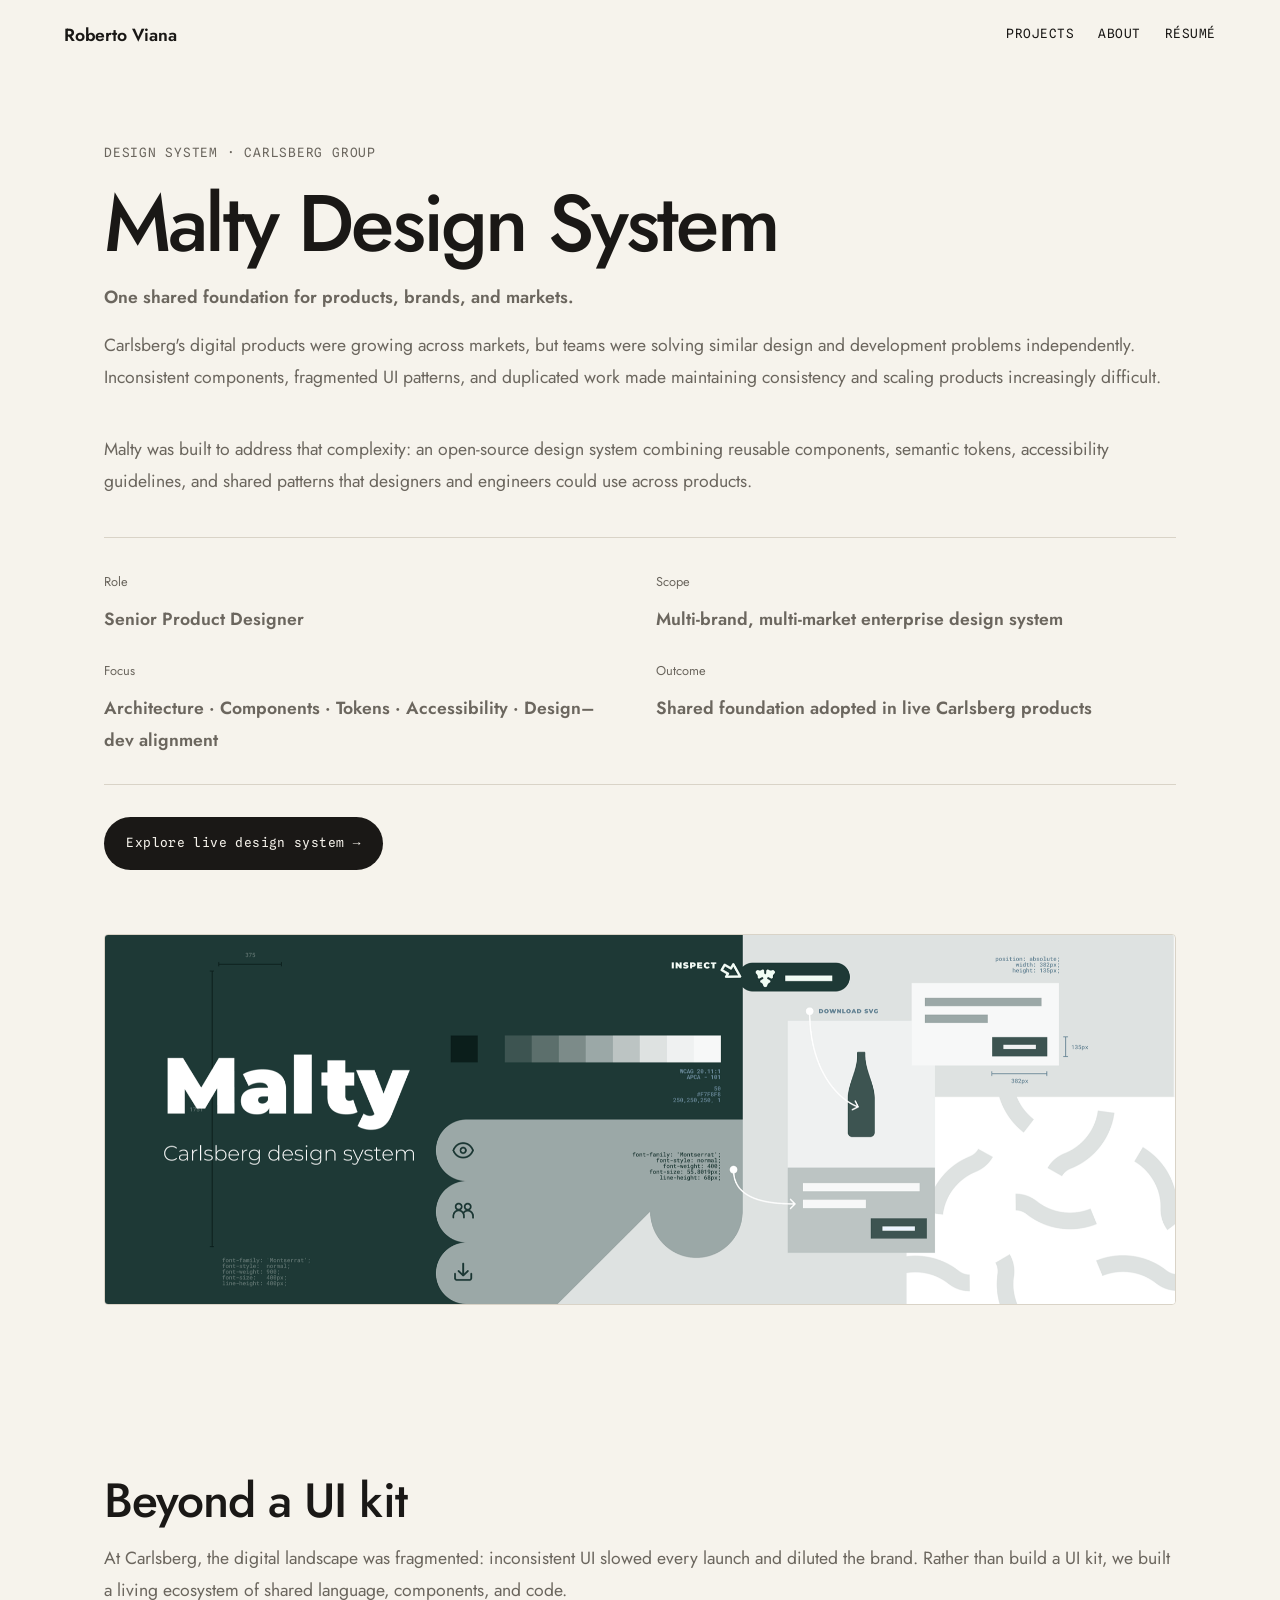
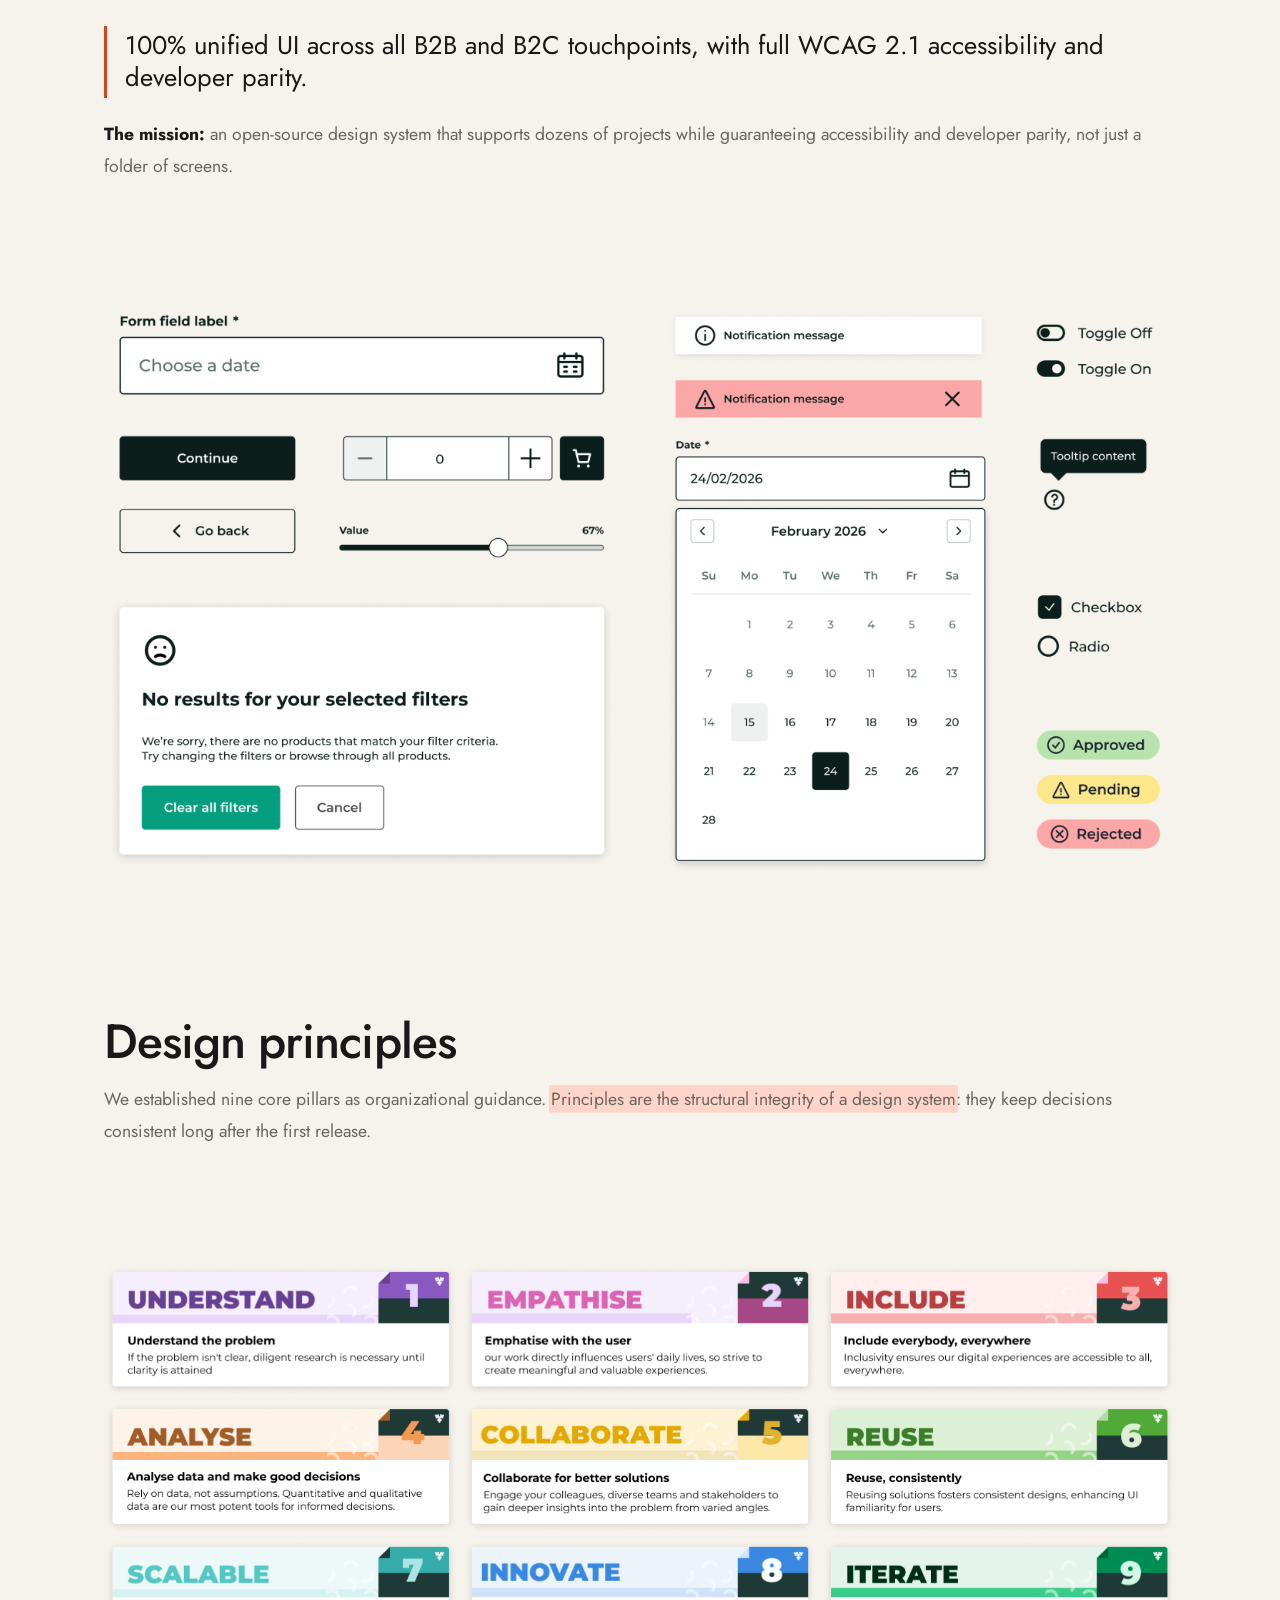
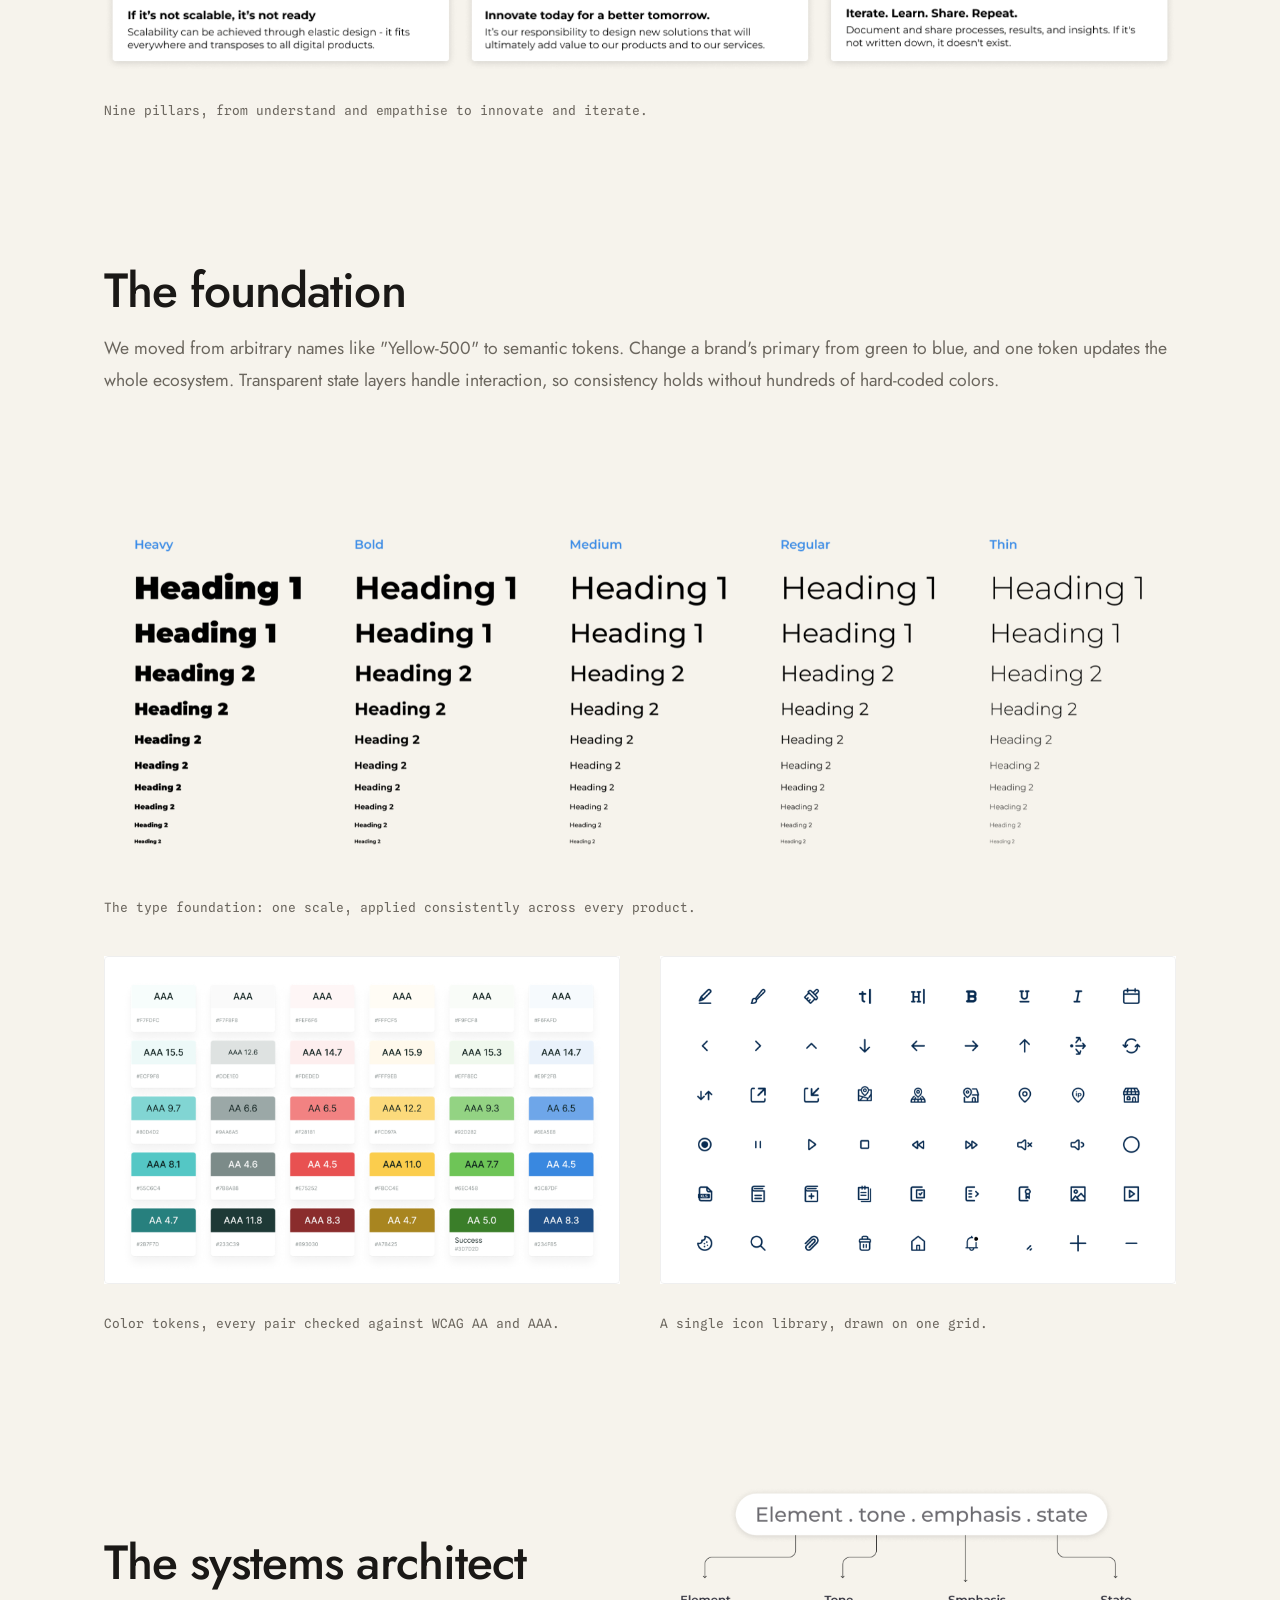
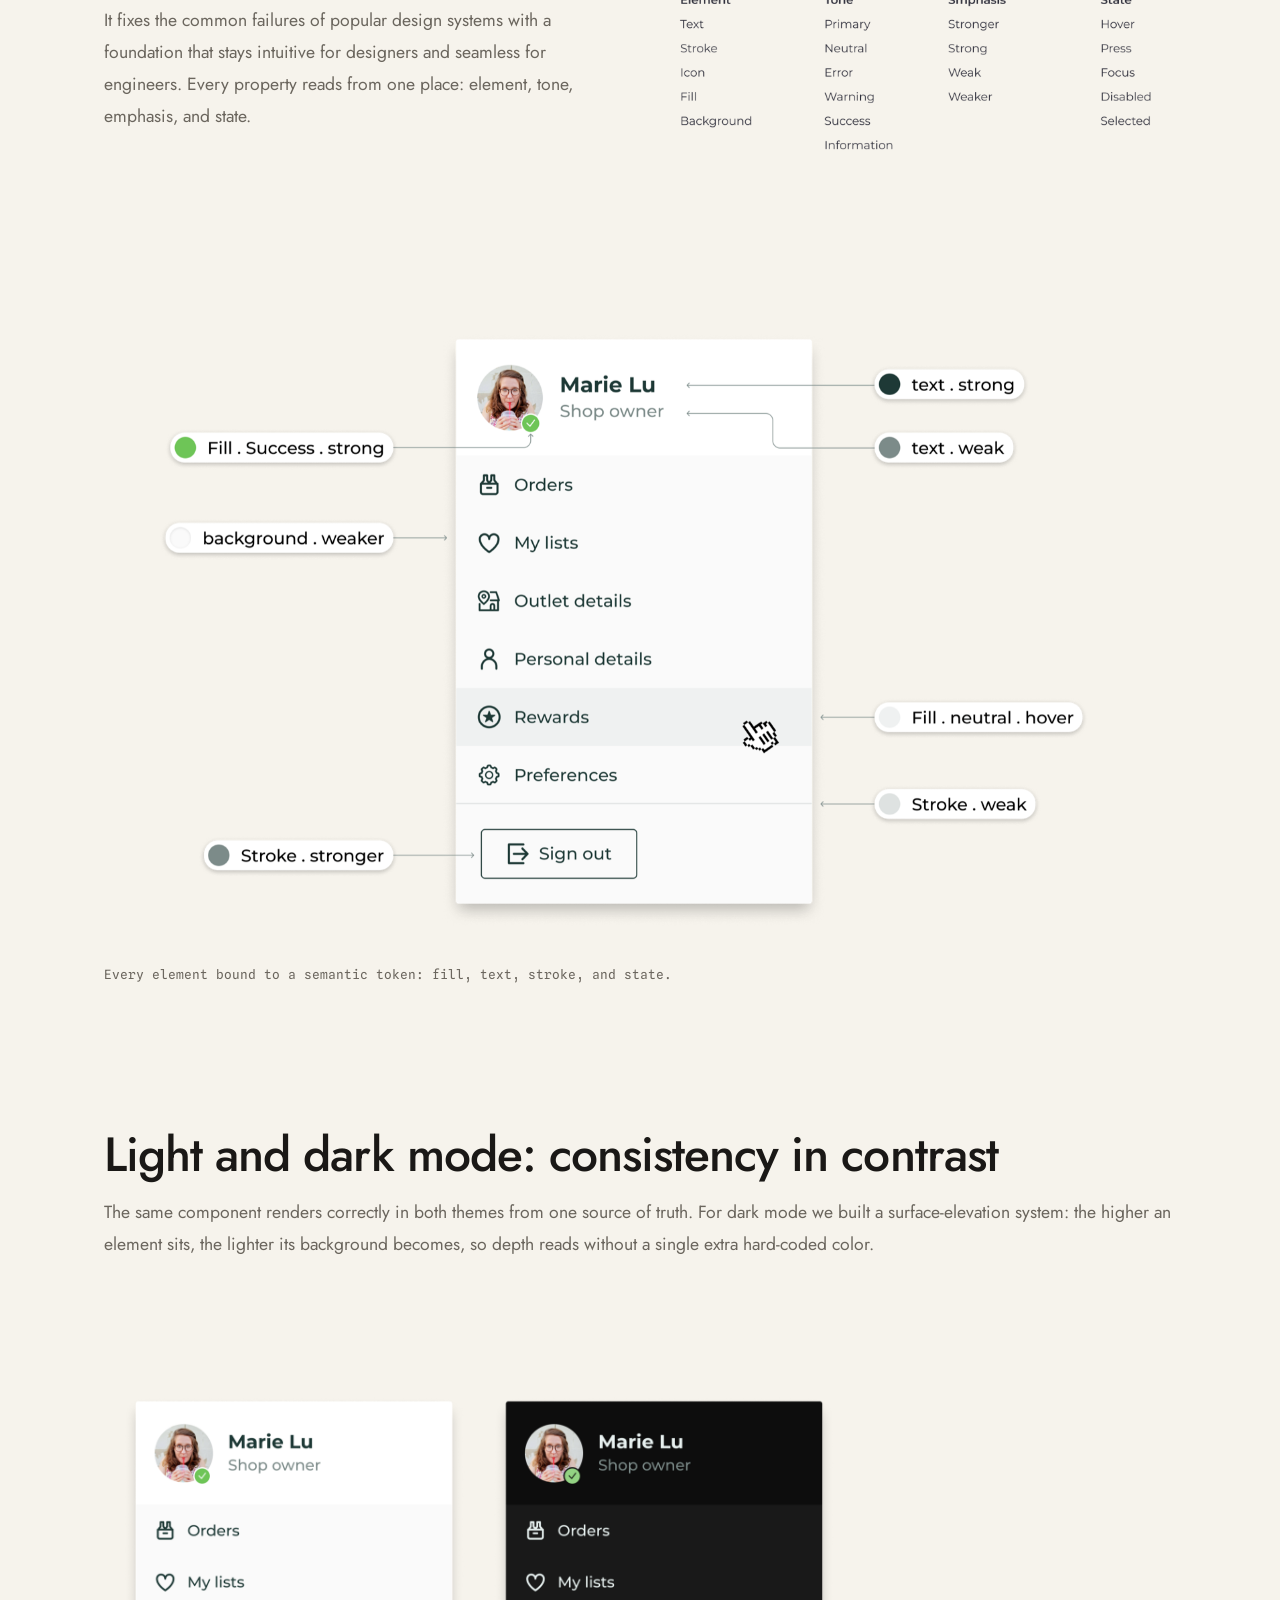
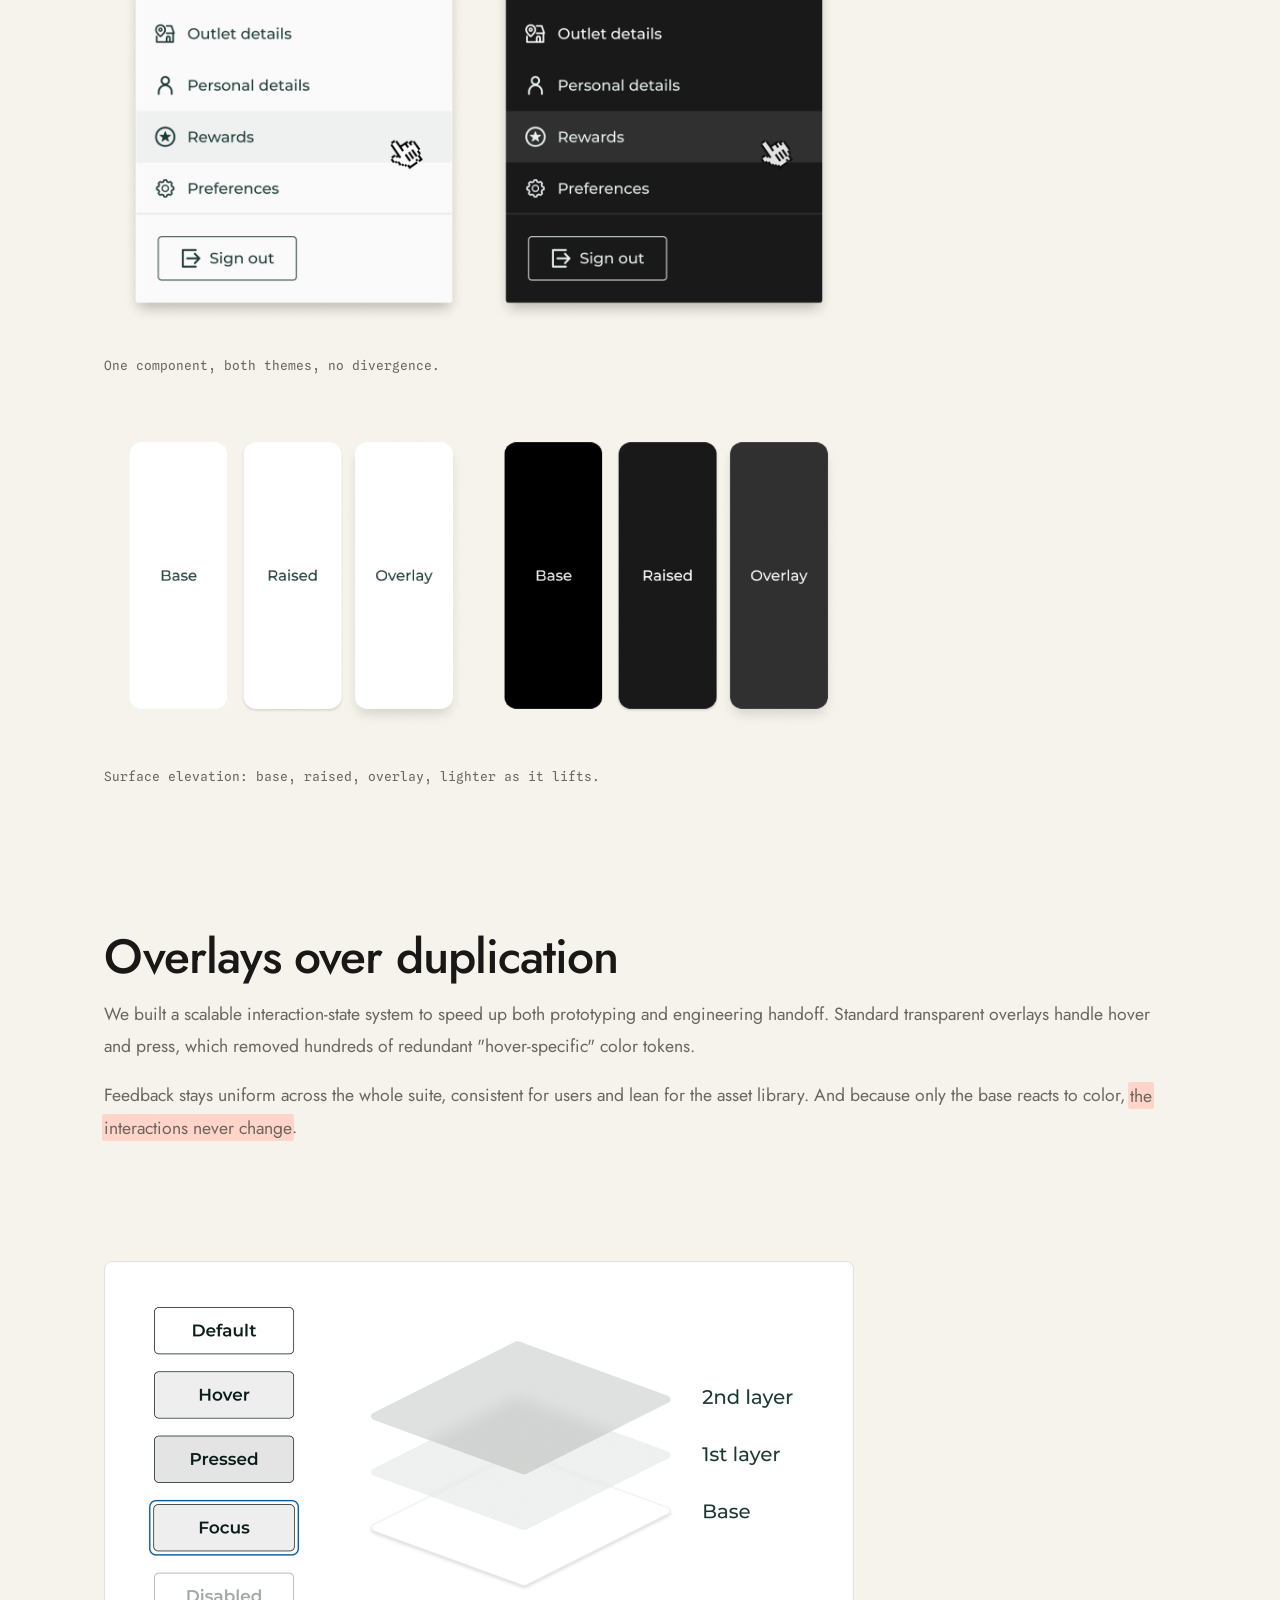
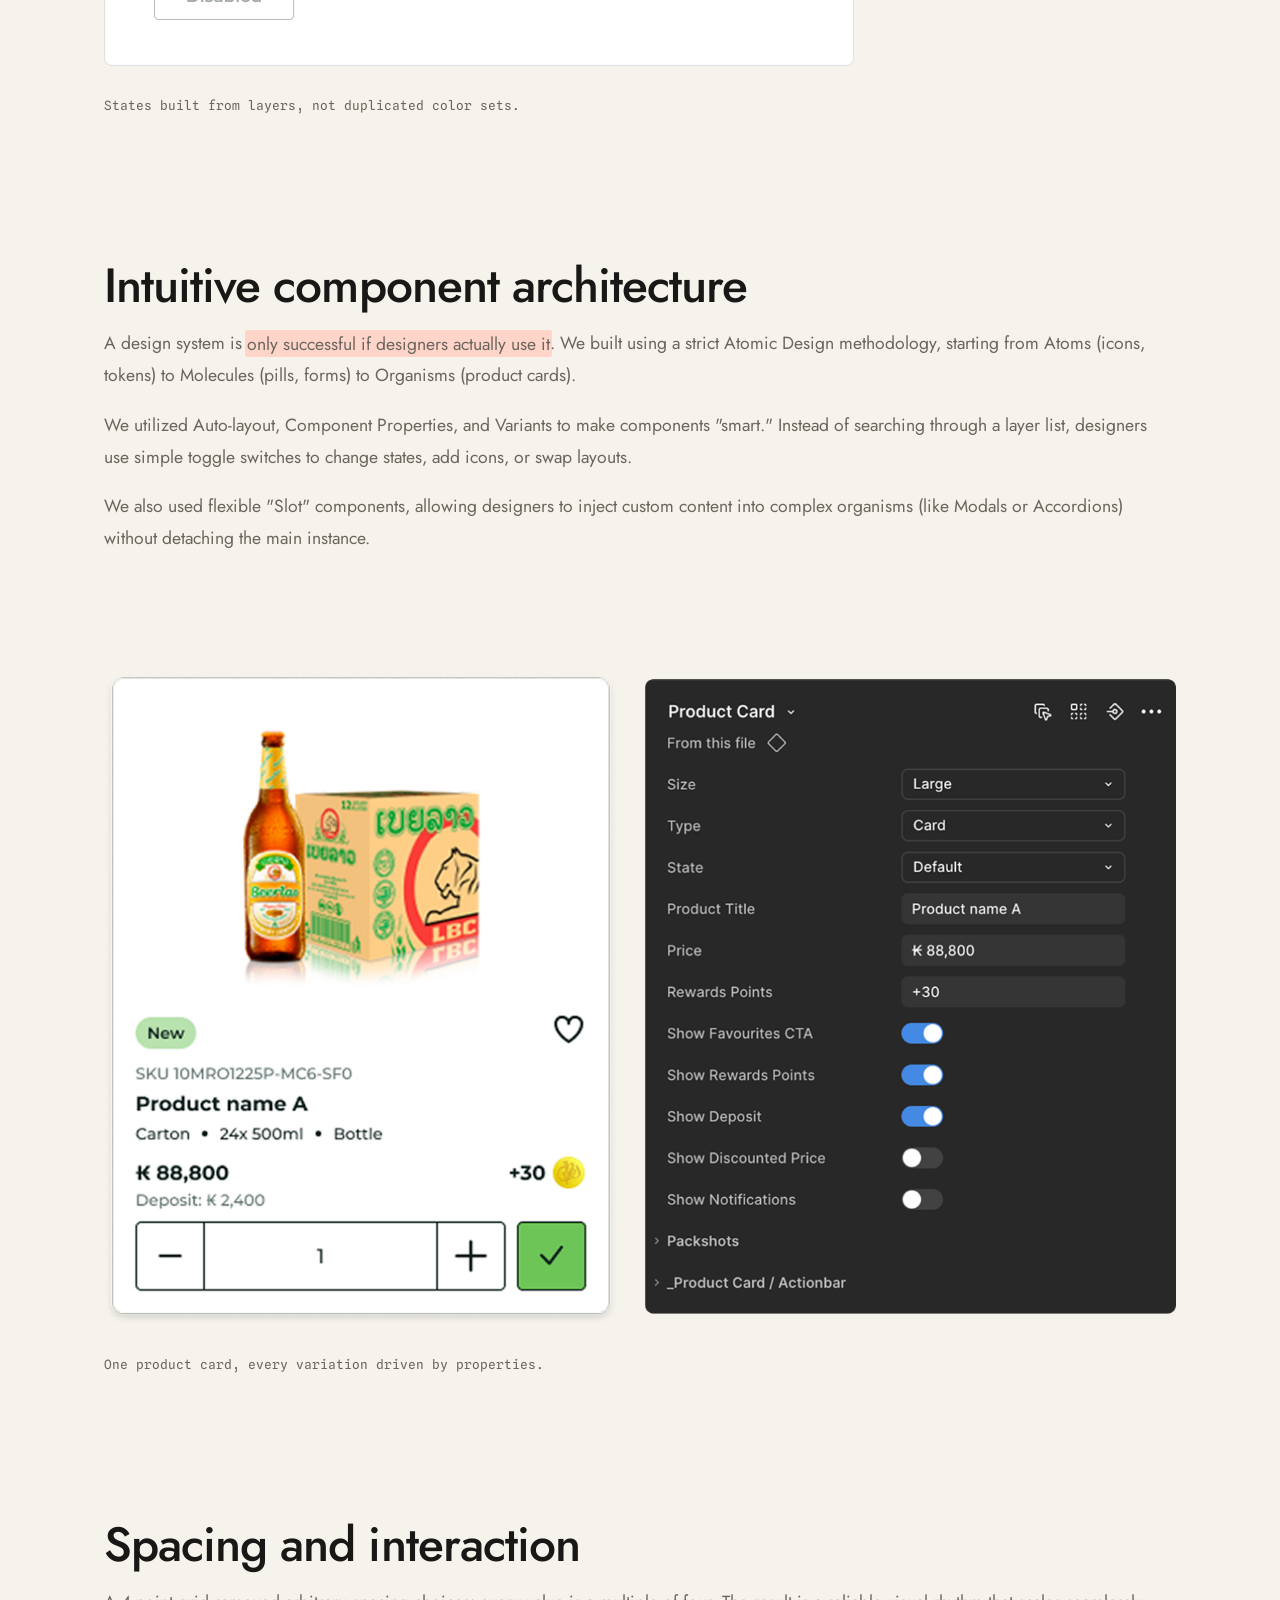
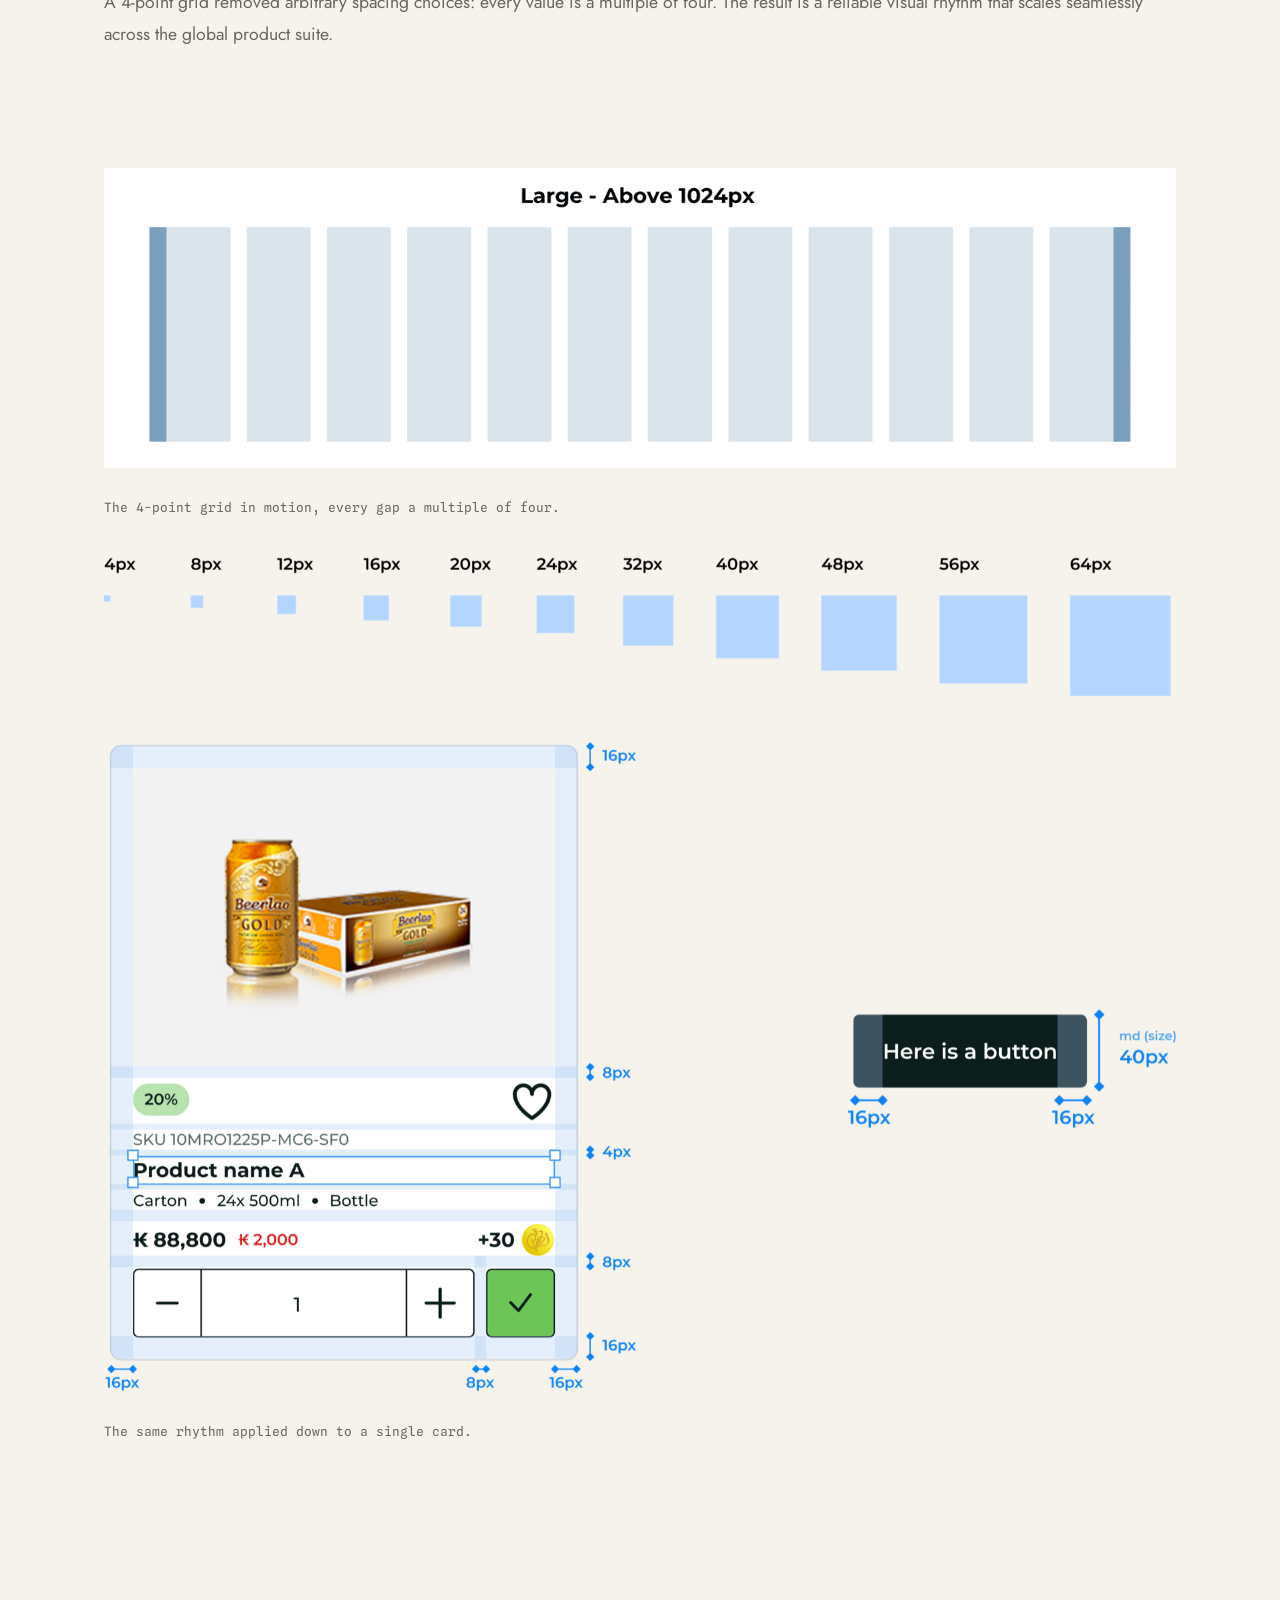
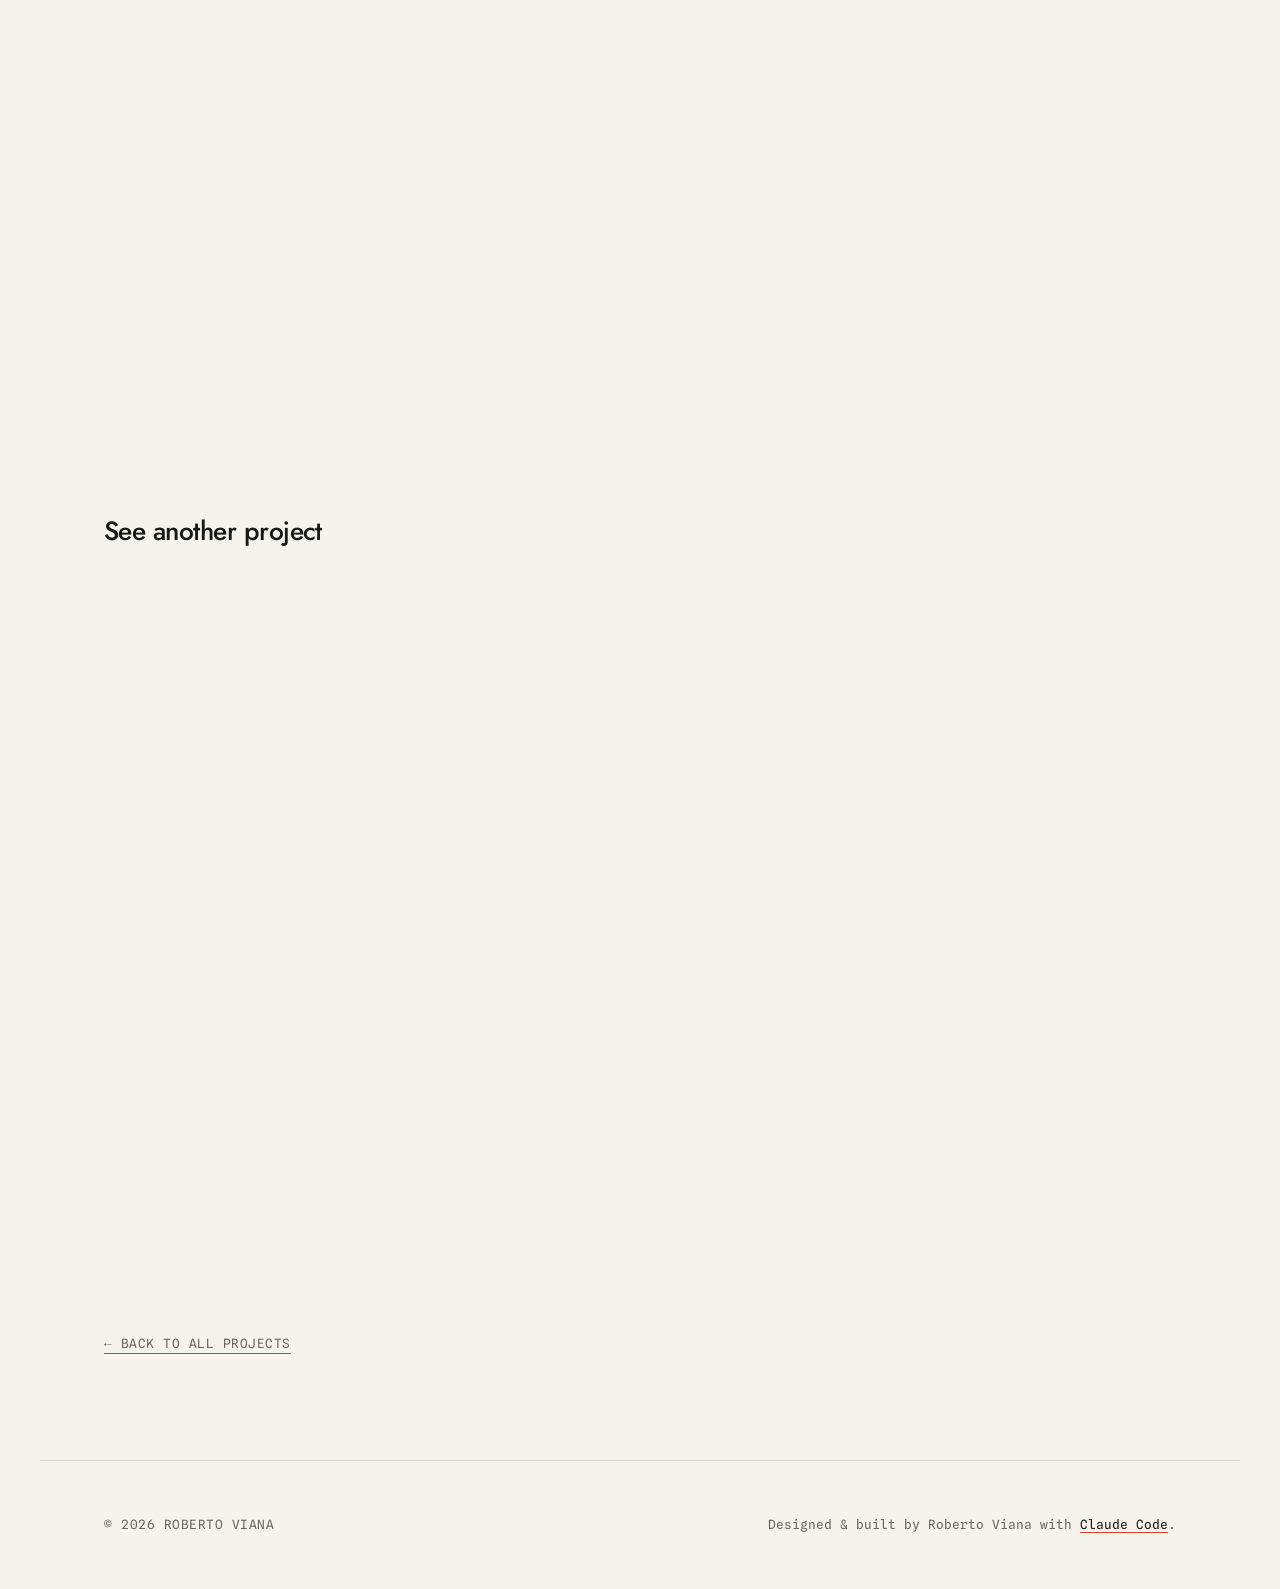
<file: cases/malty.html>
<!DOCTYPE html>
<html lang="en">
<head>
  <meta charset="UTF-8" />
  <meta name="viewport" content="width=device-width, initial-scale=1.0" />
  <title>Malty design system &mdash; Roberto Viana</title>
  <meta name="description" content="Architecting a design system. A living ecosystem of shared language, components, and code for Carlsberg." />
  <meta property="og:title" content="Malty design system — Roberto Viana" />
  <meta property="og:description" content="Architecting a design system. A living ecosystem of shared language, components, and code for Carlsberg." />
  <meta property="og:url" content="https://roberto-viana.com/cases/malty.html" />
  <meta property="og:type" content="website" />
  <meta property="og:image" content="https://roberto-viana.com/assets/img/malty-hero.jpg" />
  <link rel="canonical" href="https://roberto-viana.com/cases/malty.html" />
  <link rel="sitemap" type="application/xml" href="/sitemap.xml" />

  <link rel="preconnect" href="https://fonts.googleapis.com" />
  <link rel="preconnect" href="https://fonts.gstatic.com" crossorigin />
  <link href="https://fonts.googleapis.com/css2?family=Jost:wght@400;500;600;700&family=Spline+Sans+Mono:wght@400;500&display=swap" rel="stylesheet" />

  <link rel="icon" type="image/png" href="../assets/img/favicon.png" />
  <link rel="stylesheet" href="../assets/css/styles.css" />
</head>
<body>
  <header class="site-header">
    <a href="../index.html" class="brand">Roberto Viana</a>
    <nav class="nav">
      <a href="../index.html">Projects</a>
      <a href="../about.html">About</a>
      <a href="../assets/CV_Roberto.pdf" target="_blank" rel="noopener">Résumé</a>
    </nav>
  </header>

  <main>
    <section class="cs-hero wrap reveal">
      <p class="cs-hero-eyebrow">Design system &middot; Carlsberg Group</p>
      <h1 class="cs-hero-title">Malty Design System</h1>
      <p class="cs-hero-subtitle">One shared foundation for products, brands, and markets.</p>
      <p class="cs-hero-desc">Carlsberg's digital products were growing across markets, but teams were solving similar design and development problems independently. Inconsistent components, fragmented UI patterns, and duplicated work made maintaining consistency and scaling products increasingly difficult.</p>
      <p class="cs-hero-desc">Malty was built to address that complexity: an open-source design system combining reusable components, semantic tokens, accessibility guidelines, and shared patterns that designers and engineers could use across products.</p>
      <div class="cs-hero-meta">
        <div><p class="cs-meta-label">Role</p><p class="cs-meta-value">Senior Product Designer</p></div>
        <div><p class="cs-meta-label">Scope</p><p class="cs-meta-value">Multi-brand, multi-market enterprise design system</p></div>
        <div><p class="cs-meta-label">Focus</p><p class="cs-meta-value">Architecture &middot; Components &middot; Tokens &middot; Accessibility &middot; Design&ndash;dev alignment</p></div>
        <div><p class="cs-meta-label">Outcome</p><p class="cs-meta-value">Shared foundation adopted in live Carlsberg products</p></div>
      </div>
      <div style="margin-top: 1.5rem;">
        <a href="https://malty.carlsberggroup.com/1.0.0/" target="_blank" rel="noopener" class="cta-primary">Explore live design system &rarr;</a>
      </div>
    </section>

    <section class="wrap">
      <div class="case-banner reveal-up">
        <img src="../assets/img/malty-cover.png" alt="Malty, the Carlsberg design system cover" />
      </div>
    </section>

    <!-- Overview -->
    <section class="section wrap">
      <div class="prose reveal-up">
        <h2>Beyond a UI kit</h2>
        <p>At Carlsberg, the digital landscape was fragmented: inconsistent UI slowed every launch and diluted the brand. Rather than build a UI kit, we built a living ecosystem of shared language, components, and code.</p>
        <div class="result">100% unified UI across all B2B and B2C touchpoints, with full WCAG 2.1 accessibility and developer parity.</div>
        <p><strong>The mission:</strong> an open-source design system that supports dozens of projects while guaranteeing accessibility and developer parity, not just a folder of screens.</p>
      </div>
    </section>

    <section class="wrap">
      <div class="fig-grid cols-2 stack-mobile reveal-up" style="gap: 40px;">
        <figure class="media bare">
          <img src="../assets/img/malty-components-2.png" alt="Malty components: form fields, buttons, sliders, empty states, status chips" loading="lazy" />
        </figure>
        <figure class="media bare">
          <img src="../assets/img/malty-components-1.png" alt="Malty components: notifications, toggles, checkboxes, radios, date picker" loading="lazy" />
        </figure>
      </div>
    </section>

    <!-- Design principles -->
    <section class="section wrap">
      <div class="prose reveal-up">
        <h2>Design principles</h2>
        <p>We established nine core pillars as organizational guidance. <span class="mark">Principles are the structural integrity of a design system</span>: they keep decisions consistent long after the first release.</p>
      </div>
    </section>

    <section class="wrap">
      <figure class="media bare reveal-up">
        <img src="../assets/img/malty-principles.png" alt="Nine Malty design principles: understand, empathise, include, analyse, collaborate, reuse, scalable, innovate, iterate" loading="lazy" />
        <figcaption>Nine pillars, from understand and empathise to innovate and iterate.</figcaption>
      </figure>
    </section>

    <!-- The foundation -->
    <section class="section wrap">
      <div class="prose reveal-up">
        <h2>The foundation</h2>
        <p>We moved from arbitrary names like "Yellow-500" to semantic tokens. Change a brand's primary from green to blue, and one token updates the whole ecosystem. Transparent state layers handle interaction, so consistency holds without hundreds of hard-coded colors.</p>
      </div>
    </section>

    <section class="wrap">
      <figure class="media bare reveal-up">
        <img src="../assets/img/malty-type.png" alt="Malty type scale across heading and body levels" loading="lazy" />
        <figcaption>The type foundation: one scale, applied consistently across every product.</figcaption>
      </figure>
      <div class="fig-grid cols-2 stack-mobile reveal-up" style="gap: 40px; margin-top: var(--gap);">
        <figure class="media bare">
          <img src="../assets/img/malty-color.png" alt="Color and contrast tokens checked against WCAG AA and AAA" loading="lazy" style="background:#fff;" />
          <figcaption>Color tokens, every pair checked against WCAG AA and AAA.</figcaption>
        </figure>
        <figure class="media bare">
          <img src="../assets/img/malty-icons.png" alt="The Malty icon library" loading="lazy" style="background:#fff;" />
          <figcaption>A single icon library, drawn on one grid.</figcaption>
        </figure>
      </div>
    </section>

    <!-- The systems architect -->
    <section class="section wrap">
      <div class="wireframe-split reveal-up">
        <div class="prose">
          <h2>The systems architect</h2>
          <p>It fixes the common failures of popular design systems with a foundation that stays intuitive for designers and seamless for engineers. Every property reads from one place: element, tone, emphasis, and state.</p>
        </div>
        <figure class="media bare">
          <img src="../assets/img/malty-tokens-tree.png" alt="Semantic token model: element, tone, emphasis, and state" loading="lazy" />
        </figure>
      </div>
    </section>

    <section class="wrap">
      <figure class="media bare reveal-up">
        <img src="../assets/img/malty-anatomy.png" alt="Component anatomy with semantic token annotations on an account menu" loading="lazy" />
        <figcaption>Every element bound to a semantic token: fill, text, stroke, and state.</figcaption>
      </figure>
    </section>

    <!-- Light and dark mode -->
    <section class="section wrap">
      <div class="prose reveal-up">
        <h2>Light and dark mode: consistency in contrast</h2>
        <p>The same component renders correctly in both themes from one source of truth. For dark mode we built a surface-elevation system: the higher an element sits, the lighter its background becomes, so depth reads without a single extra hard-coded color.</p>
      </div>
    </section>

    <section class="wrap">
      <figure class="media bare media-70 reveal-up">
        <img src="../assets/img/malty-darkmode.png" alt="The same account menu rendered in light and dark mode" loading="lazy" />
        <figcaption>One component, both themes, no divergence.</figcaption>
      </figure>
      <figure class="media bare media-70 reveal-up" style="margin-top: var(--gap);">
        <img src="../assets/img/malty-surface-chips.png" alt="Base, raised, and overlay surfaces in light and dark mode" loading="lazy" />
        <figcaption>Surface elevation: base, raised, overlay, lighter as it lifts.</figcaption>
      </figure>
    </section>

    <!-- Overlays over duplication -->
    <section class="section wrap">
      <div class="prose reveal-up">
        <h2>Overlays over duplication</h2>
        <p>We built a scalable interaction-state system to speed up both prototyping and engineering handoff. Standard transparent overlays handle hover and press, which removed hundreds of redundant "hover-specific" color tokens.</p>
        <p>Feedback stays uniform across the whole suite, consistent for users and lean for the asset library. And because only the base reacts to color, <span class="mark">the interactions never change</span>.</p>
      </div>
    </section>

    <section class="wrap">
      <figure class="media bare media-70 reveal-up">
        <img src="../assets/img/malty-states.png" alt="Interaction states default, hover, pressed, focus, disabled, built from transparent layers" loading="lazy" />
        <figcaption>States built from layers, not duplicated color sets.</figcaption>
      </figure>
    </section>

    <!-- Component architecture -->
    <section class="section wrap">
      <div class="prose reveal-up">
        <h2>Intuitive component architecture</h2>
        <p>A design system is <span class="mark">only successful if designers actually use it</span>. We built using a strict Atomic Design methodology, starting from Atoms (icons, tokens) to Molecules (pills, forms) to Organisms (product cards).</p>
        <p>We utilized Auto-layout, Component Properties, and Variants to make components "smart." Instead of searching through a layer list, designers use simple toggle switches to change states, add icons, or swap layouts.</p>
        <p>We also used flexible "Slot" components, allowing designers to inject custom content into complex organisms (like Modals or Accordions) without detaching the main instance.</p>
      </div>
    </section>

    <section class="wrap">
      <figure class="media bare reveal-up">
        <img src="../assets/img/malty-props.png" alt="A product card component with its full set of properties" loading="lazy" />
        <figcaption>One product card, every variation driven by properties.</figcaption>
      </figure>
    </section>

    <!-- Spacing and interaction -->
    <section class="section wrap">
      <div class="prose reveal-up">
        <h2>Spacing and interaction</h2>
        <p>A 4-point grid removed arbitrary spacing choices: every value is a multiple of four. The result is a reliable visual rhythm that scales seamlessly across the global product suite.</p>
      </div>
    </section>

    <section class="wrap">
      <figure class="media bare reveal-up">
        <img src="../assets/img/malty-grid.gif" alt="Animated 4-point spacing grid applied to a layout" loading="lazy" />
        <figcaption>The 4-point grid in motion, every gap a multiple of four.</figcaption>
      </figure>
      <figure class="media bare reveal-up" style="margin-top: var(--gap);">
        <img src="../assets/img/malty-spacing.png" alt="Spacing tokens annotated on a product card" loading="lazy" />
        <figcaption>The same rhythm applied down to a single card.</figcaption>
      </figure>
    </section>

    <!-- Interaction and motion -->
    <section class="section wrap">
      <div class="prose reveal-up">
        <h2>Interaction and motion</h2>
        <p>Motion is a token too. Transitions, feedback, emphasis, and expression are defined once and reused, so the system feels alive and predictable rather than decorated case by case.</p>
      </div>
    </section>

    <section class="wrap">
      <figure class="media bare reveal-up">
        <img src="../assets/img/malty-interaction.gif" alt="Animated component interactions across the product card and buttons" loading="lazy" />
        <figcaption>Components reacting in real time, all from shared motion tokens.</figcaption>
      </figure>
      <figure class="media bare reveal-up" style="margin-top: var(--gap);">
        <img src="../assets/img/malty-motion.gif" alt="Motion principles: transitional, feedback, emphasis, and expressions" loading="lazy" />
        <figcaption>Four motion principles: transitional, feedback, emphasis, expression.</figcaption>
      </figure>
    </section>

    <!-- Scalability -->
    <section class="section wrap">
      <div class="prose reveal-up">
        <h2>Scalability at speed</h2>
        <div class="result">New market <span class="mark">launches dropped from months to weeks</span>, with around 80% of the UI pre-built and pre-tested.</div>
        <p>Malty reached 100% unified UI across all B2B and B2C touchpoints, and open-sourcing it established Carlsberg as a leader in the design community.</p>
      </div>
    </section>

    <section class="wrap">
      <figure class="media bare reveal-up">
        <img src="../assets/img/malty-group6.png" alt="Malty applied across multiple Carlsberg product screens" loading="lazy" />
      </figure>
    </section>

    <section class="section wrap">
      <h2 class="next-head">See another project</h2>
      <div class="next-projects">
        <a class="card reveal-up" href="carlshop-plus.html">
          <div class="thumb"><img src="../assets/img/carlshop-hero.jpg" alt="Carlshop Plus" loading="lazy" /></div>
          <div class="body">
            <div class="tags meta"><span>B2B</span><span>2024 — present</span></div>
            <h3>Carlshop Plus</h3>
            <p style="color:var(--ink-soft); margin-top:0.4rem;">Scaling an e-commerce ecosystem for Asian markets.</p>
          </div>
        </a>
        <a class="card reveal-up" href="cadi.html">
          <div class="thumb"><img src="../assets/img/cadi-card.jpg" alt="Cadi field-sales app" loading="lazy" /></div>
          <div class="body">
            <div class="tags meta"><span>B2B and B2C</span><span>2023</span></div>
            <h3>Cadi</h3>
            <p style="color:var(--ink-soft); margin-top:0.4rem;">A field-sales app for reps on the move.</p>
          </div>
        </a>
      </div>
    </section>

    <section class="section wrap">
      <a href="../index.html" class="meta" style="border-bottom:1px solid var(--accent); padding-bottom:2px;">&larr; Back to all projects</a>
    </section>
  </main>

  <footer class="site-footer wrap">
    <span class="meta">&copy; 2026 Roberto Viana</span>
    <span class="built">Designed &amp; built by Roberto Viana with <a href="https://claude.com/claude-code" target="_blank" rel="noopener">Claude Code</a>.</span>
  </footer>

  <script src="../assets/js/main.js"></script>
</body>
</html>
</file>
<file: assets/css/styles.css>
/* =====================================================================
   Roberto Viana — Portfolio
   Starter design baseline. A refined, editorial minimalism.
   Ink on warm paper, big type, generous space, one sharp accent.
   Swap the variables below to make it yours. Everything keys off them.
   ===================================================================== */

/* Fonts. Using @import here for a quick start.
   For better performance later, move these to a <link> tag in the <head>
   of each HTML page and delete this @import. */
@import url('https://fonts.googleapis.com/css2?family=Jost:wght@400;500;600;700&family=Spline+Sans+Mono:wght@400;500&display=swap');

/* ---------- Design tokens ---------- */
:root {
  /* Color. Warm paper, near-black ink, one accent.
     The accent is used sparingly: the rotating hero word, link hovers.
     Let your project images carry the rest of the color. */
  --paper: #f6f3ec;
  --paper-2: #efebe1;     /* slightly deeper, for card backgrounds */
  --ink: #1a1816;
  --ink-soft: #6b665e;    /* secondary text, meta labels */
  --line: #d9d3c7;        /* hairline borders */
  --accent: #d6451f;      /* burnt vermilion. confident, not cliche */

  /* Type */
  --font-display: 'Futura', 'Jost', system-ui, sans-serif;
  --font-body: 'Futura', 'Jost', system-ui, sans-serif;
  --font-mono: 'Spline Sans Mono', ui-monospace, monospace;

  /* Fluid type scale. Grows with the viewport. */
  --step-hero: clamp(2.75rem, 1.2rem + 7vw, 7rem);
  --step-h2:   clamp(1.75rem, 1rem + 3vw, 3rem);
  --step-h3:   clamp(1.25rem, 1rem + 1vw, 1.6rem);
  --step-body: 1.1rem;
  --step-meta: 0.8rem;

  /* Space */
  --gap: clamp(1rem, 0.5rem + 2vw, 2rem);
  --section: clamp(4rem, 2rem + 8vw, 6.25rem);
  --maxw: 1200px;

  --radius: 4px;
}

/* Homepage-only wider max-width */
body.home { --maxw: 1440px; }

/* ---------- Reset and base ---------- */
*, *::before, *::after { box-sizing: border-box; margin: 0; }

html { scroll-behavior: smooth; font-size: 16px; }

body {
  background: var(--paper);
  color: var(--ink);
  font-family: var(--font-body);
  font-size: var(--step-body);
  line-height: 2rem;
  -webkit-font-smoothing: antialiased;
  text-rendering: optimizeLegibility;
}

p { color: var(--ink-soft); }
p strong, p b { color: var(--ink); }

img { display: block; max-width: 100%; height: auto; }

a { color: inherit; text-decoration: none; }

::selection { background: var(--accent); color: var(--paper); }

/* Visible focus for keyboard users. Accessibility, not optional. */
:focus-visible { outline: 2px solid var(--accent); outline-offset: 3px; }

/* ---------- Layout helpers ---------- */
.wrap {
  width: 100%;
  max-width: var(--maxw);
  margin-inline: auto;
  padding-inline: clamp(1.25rem, 5vw, 4rem);
}

.section { padding-block: var(--section); }
/* Consecutive sections shouldn't double their padding into a huge gap;
   collapse the top so the rhythm matches the media-interleaved pages. */
main.case .section + .section { padding-top: 0; }

/* ---------- Type ---------- */
h1, h2, h3 {
  font-family: var(--font-display);
  font-weight: 500;
  line-height: 1.02;
  letter-spacing: -0.02em;
}

.meta {
  font-family: var(--font-mono);
  font-size: var(--step-meta);
  letter-spacing: 0.04em;
  text-transform: uppercase;
  color: var(--ink-soft);
}

/* ---------- Header / nav ---------- */
.site-header {
  position: sticky;
  top: 0;
  z-index: 10;
  display: flex;
  align-items: center;
  justify-content: space-between;
  max-width: 1440px;
  width: 100%;
  margin-inline: auto;
  padding: 1.1rem clamp(1.25rem, 5vw, 4rem);
}

.site-header::before {
  content: '';
  position: absolute;
  inset: 0;
  width: 100vw;
  left: 50%;
  transform: translateX(-50%);
  background: color-mix(in srgb, var(--paper) 88%, transparent);
  backdrop-filter: blur(8px);
  z-index: -1;
}

.site-header .brand {
  font-family: var(--font-display);
  font-weight: 600;
  font-size: 1.1rem;
  letter-spacing: -0.01em;
}

.nav { display: flex; gap: 1.5rem; align-items: center; }

.nav a {
  font-family: var(--font-mono);
  font-size: var(--step-meta);
  letter-spacing: 0.04em;
  text-transform: uppercase;
  padding-bottom: 2px;
  border-bottom: 1px solid transparent;
  transition: border-color 0.2s ease;
}
.nav a:hover { border-color: var(--ink); }

/* ---------- Hero ---------- */
.hero { padding-block: clamp(1.5rem, 1rem + 2vw, 2.5rem) var(--section); }

.hero-ident {
  display: flex;
  align-items: center;
  gap: 0.85rem;
  margin-bottom: 1.25rem;
}

.hero-ident .hero-photo {
  width: clamp(44px, 6vw, 60px);
  border-radius: 50%;
  flex-shrink: 0;
}

.hero-eyebrow {
  font-family: var(--font-mono);
  font-size: var(--step-meta);
  letter-spacing: 0.06em;
  text-transform: uppercase;
  color: var(--ink-soft);
  margin: 0;
}

.hero-statement {
  font-size: 3rem;
  line-height: 1.1;
  max-width: 100%;
  margin: 0 0 1.5rem;
}

.hero-sub {
  max-width: 100%;
  color: var(--ink-soft);
  font-size: clamp(1rem, 0.85rem + 0.5vw, 1.15rem);
  line-height: 1.65;
  margin-bottom: 2rem;
}

.hero-ctas {
  display: flex;
  gap: 1rem;
  flex-wrap: wrap;
  margin-bottom: 3rem;
}

.cta-primary {
  display: inline-block;
  padding: 0.65rem 1.4rem;
  background: var(--ink);
  color: var(--paper);
  border-radius: 100px;
  font-family: var(--font-mono);
  font-size: var(--step-meta);
  letter-spacing: 0.03em;
  transition: opacity 0.2s;
}
.cta-primary:hover { opacity: 0.75; }

.cta-secondary {
  display: inline-block;
  padding: 0.65rem 1.4rem;
  border: 1px solid var(--line);
  border-radius: 100px;
  font-family: var(--font-mono);
  font-size: var(--step-meta);
  letter-spacing: 0.03em;
  transition: border-color 0.2s;
}
.cta-secondary:hover { border-color: var(--ink); }

.hero-impact {
  margin-bottom: 3rem;
  padding: 1.5rem 0;
  border-top: 1px solid var(--line);
  border-bottom: 1px solid var(--line);
}

.hero-impact > .meta { margin-bottom: 1rem; }

.impact-row {
  display: grid;
  grid-template-columns: repeat(3, 1fr);
  gap: 1.5rem;
}

@media (max-width: 640px) {
  .impact-row { grid-template-columns: 1fr; gap: 1rem; }
}

.impact-item { display: flex; flex-direction: column; gap: 0.3rem; }

.impact-num {
  font-family: var(--font-display);
  font-size: clamp(1.4rem, 0.8rem + 2vw, 2rem);
  font-weight: 700;
  line-height: 1;
}

.impact-label {
  font-size: var(--step-meta);
  color: var(--ink-soft);
  line-height: 1.4;
}

/* ---------- Project grid ---------- */
.grid {
  display: grid;
  grid-template-columns: 1fr;
  gap: var(--gap);
}

@media (min-width: 720px) {
  .grid { grid-template-columns: repeat(2, 1fr); }
}

.card {
  display: flex;
  flex-direction: column;
  background: var(--paper-2);
  border: 1px solid var(--line);
  border-radius: var(--radius);
  overflow: hidden;
  transition: transform 0.35s cubic-bezier(0.2, 0.8, 0.2, 1),
              box-shadow 0.35s ease;
}

.card:hover {
  transform: translateY(-4px);
  box-shadow: 0 18px 40px -24px rgba(26, 24, 22, 0.5);
}

.card .thumb {
  aspect-ratio: 4 / 3;
  background: linear-gradient(135deg, var(--line), var(--paper-2));
  overflow: hidden;
}
.card .thumb img {
  width: 100%; height: 100%;
  object-fit: cover;
  transition: transform 0.6s cubic-bezier(0.2, 0.8, 0.2, 1);
}
.card:hover .thumb img { transform: scale(1.04); }

.card .body {
  padding: 1.25rem 1.4rem 1.6rem;
  display: flex;
  flex-direction: column;
  gap: 0.5rem;
}

.card .tags { display: flex; justify-content: space-between; }

.card h3 {
  font-size: var(--step-h3);
  font-weight: 500;
  transition: color 0.2s ease;
}
.card:hover h3 { color: var(--accent); }

/* ---------- Case study hero (dark) ---------- */
.cs-hero {
  padding-block: clamp(2rem, 1rem + 4vw, 5rem) 2rem;
}

.cs-hero-eyebrow {
  font-family: var(--font-mono);
  font-size: var(--step-meta);
  letter-spacing: 0.06em;
  text-transform: uppercase;
  color: var(--ink-soft);
  margin-bottom: 0.75rem;
}

.cs-hero-title {
  font-size: clamp(2.5rem, 1rem + 5vw, 5rem);
  line-height: 1.05;
  margin: 0 0 1rem;
}

.cs-hero-subtitle {
  font-size: var(--step-body);
  font-weight: 600;
  line-height: 2rem;
  color: var(--ink-soft);
  margin-bottom: 1rem;
}

.cs-hero-desc {
  font-size: var(--step-body);
  line-height: 2rem;
  color: var(--ink-soft);
  max-width: 100%;
  margin-bottom: 2.5rem;
}

.cs-hero-meta {
  display: grid;
  grid-template-columns: repeat(2, 1fr);
  gap: 1.25rem 2rem;
  padding-block: 1.75rem;
  border-top: 1px solid var(--line);
  border-bottom: 1px solid var(--line);
  margin-bottom: 2rem;
}

.cs-meta-label {
  font-size: var(--step-meta);
  color: var(--ink-soft);
  margin-bottom: 0.3rem;
}

.cs-meta-value {
  font-weight: 600;
  font-size: clamp(0.95rem, 0.8rem + 0.5vw, 1.1rem);
}

.cs-hero-stats {
  display: grid;
  grid-template-columns: repeat(3, 1fr);
  gap: 1.5rem;
}

.cs-stat-num {
  font-family: var(--font-display);
  font-size: clamp(2rem, 1rem + 3vw, 3.5rem);
  font-weight: 700;
  line-height: 1;
  margin-bottom: 0.4rem;
}

.cs-stat-label {
  font-size: var(--step-meta);
  color: var(--ink-soft);
}

@media (max-width: 640px) {
  .cs-hero-meta { grid-template-columns: 1fr; }
  .cs-hero-stats { grid-template-columns: 1fr; gap: 1rem; }
}

/* ---------- Case study page ---------- */
.case-hero { padding-block: clamp(2rem, 1rem + 4vw, 5rem) 2rem; }
.case-hero h1 { font-size: var(--step-hero); max-width: 14ch; }
.case-hero .subtitle {
  margin-top: 1rem;
  font-size: var(--step-h3);
  color: var(--ink-soft);
}

.prose { max-width: none; }
.prose h2 { font-size: var(--step-h2); margin-block: 2.5rem 1rem; }
.prose h3 { font-size: var(--step-h3); font-weight: 700; margin-block: 1.75rem 0.75rem; }
.prose p { margin-bottom: 1.1rem; }
.prose ul { margin: 0 0 1.1rem 1.2rem; }
.prose li { margin-bottom: 0.4rem; }

/* Scroll-fill: words start gray and fill to ink as the block scrolls in.
   Applied to a few key statements; words are wrapped by main.js. */
/* Marker highlight: solid block fill behind a phrase, sweeps left to right
   when the phrase scrolls into view. Wrap phrase in <span class="mark">. */
.mark {
  background-image: linear-gradient(#ffd5ca, #ffd5ca);
  background-repeat: no-repeat;
  background-position: left center;
  background-size: 0% 100%;
  transition: background-size 0.7s ease;
  padding: 0.04em 0.1em;
  margin: 0 -0.1em;
  border-radius: 2px;
  -webkit-box-decoration-break: clone;
  box-decoration-break: clone;
}
.mark.lit { background-size: 100% 100%; }
@media (prefers-reduced-motion: reduce) {
  .mark { background-size: 100% 100%; transition: none; }
}

.scroll-fill .w { transition: color 0.3s ease; }
.scroll-fill .w.on { color: var(--accent); }
@media (prefers-reduced-motion: reduce) {
  .scroll-fill .w { color: var(--ink); }
}

/* A simple result callout for Insight / Solution / Result blocks */
.result {
  border-left: 3px solid var(--accent);
  padding: 0.25rem 0 0.25rem 1.1rem;
  margin: 1.25rem 0;
  font-family: var(--font-display);
  font-size: var(--step-h3);
}

/* ---------- Footer ---------- */
.site-footer {
  border-top: 1px solid var(--line);
  padding-block: 3rem;
  display: flex;
  flex-wrap: wrap;
  gap: 1rem;
  justify-content: space-between;
  align-items: center;
  color: var(--ink-soft);
}
.site-footer .built {
  font-family: var(--font-mono);
  font-size: var(--step-meta);
}
.site-footer .built a { color: var(--ink); border-bottom: 1px solid var(--accent); }

/* ---------- Page load reveal. One orchestrated entrance. ---------- */
@keyframes rise {
  from { opacity: 0; transform: translateY(18px); }
  to   { opacity: 1; transform: translateY(0); }
}

.reveal { opacity: 0; animation: rise 0.7s cubic-bezier(0.2, 0.8, 0.2, 1) forwards; }
.reveal:nth-child(1) { animation-delay: 0.05s; }
.reveal:nth-child(2) { animation-delay: 0.15s; }
.reveal:nth-child(3) { animation-delay: 0.25s; }
.reveal:nth-child(4) { animation-delay: 0.35s; }

/* Scroll-triggered reveal. Elements rise in as they enter the viewport.
   JS adds .is-visible via IntersectionObserver. */
.reveal-up {
  opacity: 0;
  transform: translateY(28px);
  transition: opacity 0.8s cubic-bezier(0.2, 0.8, 0.2, 1),
              transform 0.8s cubic-bezier(0.2, 0.8, 0.2, 1);
}
.reveal-up.is-visible { opacity: 1; transform: translateY(0); }
/* Stagger children within a row */
.reveal-up[data-delay="1"] { transition-delay: 0.08s; }
.reveal-up[data-delay="2"] { transition-delay: 0.16s; }
.reveal-up[data-delay="3"] { transition-delay: 0.24s; }

/* Respect people who prefer less motion. */
@media (prefers-reduced-motion: reduce) {
  * { animation: none !important; transition: none !important; }
  html { scroll-behavior: auto; }
  .reveal { opacity: 1; }
  .reveal-up { opacity: 1; transform: none; }
}

/* =====================================================================
   Phase 2 additions — real imagery, richer layout, motion.
   ===================================================================== */

/* Display headings: tighten tracking now that the face is a grotesk. */
h1 { letter-spacing: -0.035em; }
h2, h3 { letter-spacing: -0.02em; }

/* ---------- Hero, image-led ---------- */
.hero h1 { max-width: 100%; }
.hero .rotating { position: relative; white-space: nowrap; }
/* A subtle marker under the rotating word */
.hero .rotating::after {
  content: "";
  position: absolute; left: 0; right: 0; bottom: 0.06em;
  height: 0.5em; z-index: -1;
  background: color-mix(in srgb, var(--accent) 16%, transparent);
}
.hero .ai-note {
  margin-top: 1.5rem;
  font-family: var(--font-mono);
  font-size: var(--step-meta);
  color: var(--ink-soft);
  display: inline-flex; align-items: center; gap: 0.5rem;
}
.hero .ai-note::before {
  content: ""; width: 7px; height: 7px; border-radius: 50%;
  background: var(--accent);
  box-shadow: 0 0 0 0 color-mix(in srgb, var(--accent) 70%, transparent);
  animation: pulse 2.4s ease-out infinite;
}
@keyframes pulse {
  0%   { box-shadow: 0 0 0 0 color-mix(in srgb, var(--accent) 55%, transparent); }
  70%  { box-shadow: 0 0 0 8px transparent; }
  100% { box-shadow: 0 0 0 0 transparent; }
}

/* ---------- Featured project (first card, full width, image beside text) ---------- */
.card.featured { grid-column: 1 / -1; }
@media (min-width: 720px) {
  .card.featured { flex-direction: row; align-items: stretch; }
  .card.featured .thumb { flex: 1 1 60%; aspect-ratio: auto; min-height: 340px; }
  .card.featured .body { flex: 1 1 40%; justify-content: center; padding: 2rem 2.2rem; }
  .card.featured h3 { font-size: var(--step-h2); }
}

/* Real images sit on a neutral mat so light UI screenshots read on paper. */
.card .thumb { background: #fff; display: grid; place-items: center; }
.card .thumb img { object-fit: cover; }
.card.featured .thumb img { object-fit: cover; }

/* ---------- Case study media ---------- */
.case-banner {
  margin-block: 2rem;
  border-radius: var(--radius);
  overflow: hidden;
  background: #fff;
  border: 1px solid var(--line);
}
.case-banner img {
  width: 100%;
  display: block;
  aspect-ratio: 2000 / 691;
  object-fit: cover;
  object-position: center;
}

figure.media {
  margin: 2.5rem 0;
  border-radius: var(--radius);
  overflow: hidden;
  background: #fff;
  border: 1px solid var(--line);
}
/* No card chrome — image sits directly on the page. */
figure.media.bare {
  background: none;
  border: 0;
  border-radius: 0;
}
figure.media.bare figcaption {
  border-top: 0;
  padding: 24px 0 0;
}
/* Let inline case figures breathe wider than the 68ch text column,
   without causing horizontal scroll (capped under 100vw). */
.prose figure.media {
  width: min(92vw, 1040px);
  max-width: none;
}

/* Full-width media placed directly in a .wrap section (not inside .prose).
   Fills the content column up to --maxw. Used for diagrams, blueprints, rows. */
.wrap > figure.media { width: 100%; margin-block: 0; }

/* Grid of figures/images — research photos, before/after, screen sets. */
.fig-grid { display: grid; gap: var(--gap); margin: 0; align-items: start; }
.fig-grid.cols-2 { grid-template-columns: repeat(2, 1fr); }
.fig-grid.cols-3 { grid-template-columns: repeat(3, 1fr); }
@media (max-width: 640px) {
  .fig-grid.stack-mobile { grid-template-columns: 1fr; }
}
@media (max-width: 1024px) {
  .fig-grid.stack-1024 { grid-template-columns: 1fr; }
}
/* Narrower media, left-aligned on desktop; full-width on mobile. */
.media-70 { max-width: 70%; margin-inline: 0; }
.media-80 { max-width: 80%; margin-inline: 0; }
@media (max-width: 640px) { .media-70, .media-80 { max-width: 100%; } }
.fig-grid > figure.media { margin: 0; width: 100%; }
.fig-grid > img {
  width: 100%; display: block;
  border-radius: var(--radius);
  border: 1px solid var(--line);
  background: #fff;
}

/* Phone mockup row — portrait screens side by side, no chrome. */
.phone-row {
  display: grid;
  grid-template-columns: repeat(auto-fit, minmax(150px, 1fr));
  gap: var(--gap);
  margin: 0;
  align-items: start;
  justify-items: center;
}
.phone-row img { width: 100%; max-width: 320px; display: block; }

/* A small kicker label above a media block. */
.media-label { margin-bottom: 1rem; }

/* Text left, drifting wireframes right. */
.wireframe-split {
  display: grid;
  grid-template-columns: 1fr 1.05fr;
  gap: clamp(1.5rem, 4vw, 3.5rem);
  align-items: center;
}
.wireframe-split .prose { max-width: none; }

/* Two wireframes that drift in opposite directions as you scroll. */
.wireframe-parallax {
  display: grid;
  grid-template-columns: repeat(2, 1fr);
  gap: 0;
  align-items: start;
}
.wireframe-parallax figure { margin: 0; width: 96%; }
.wireframe-parallax img {
  width: 100%;
  height: auto;
  display: block;
}
.wireframe-parallax .pcol-1 { justify-self: end; margin-right: -16%; }
.wireframe-parallax .pcol-2 { justify-self: start; margin-left: -16%; margin-top: -14%; }
[data-parallax] { will-change: transform; }
@media (max-width: 760px) {
  .wireframe-split { grid-template-columns: 1fr; }
}

/* Three interaction gifs. On wide screens they fill the row with a gap that
   grows with the viewport; below a phone breakpoint they get wider and slide
   over each other, layered and staggered, like the reference. */
.gif-section { padding-top: 20px; padding-bottom: 64px; }
.gif-row {
  display: flex;
  justify-content: center;
  align-items: flex-start;
}
.gif-row figure {
  flex: 0 0 auto;
  width: 46%;
  margin: 0;
  position: relative;
}
.gif-row img { width: 100%; height: auto; display: block; }
.gif-row figure:nth-child(1) { z-index: 1; }
.gif-row figure:nth-child(2) { z-index: 2; margin-left: -19%; }
.gif-row figure:nth-child(3) { z-index: 3; margin-left: -19%; }

/* Phones: same line on desktop; below the phone breakpoint they get wider,
   overlap more, and shift up to a stagger like the reference. */
@media (max-width: 767px) {
  .gif-row figure { width: 70%; }
  .gif-row figure:nth-child(2),
  .gif-row figure:nth-child(3) { margin-left: -55%; }
  .gif-row figure:nth-child(1) { margin-top: 14%; }
  .gif-row figure:nth-child(2) { margin-top: 7%; }
  .gif-row figure:nth-child(3) { margin-top: 0; }
}

/* ---------- Homepage: tighter vertical rhythm ---------- */
.home .hero {
  padding-top: 2.5rem;
  padding-bottom: clamp(2rem, 1rem + 3vw, 4rem);
}
.home .section {
  padding-block: clamp(1.75rem, 1rem + 3vw, 3.5rem);
}

/* Homepage cards: all uniform, horizontal (image beside text), 350px tall.
   Higher-specificity selectors (.home .grid .card) override the .featured rules. */
.home .grid { grid-template-columns: 1fr; }
@media (min-width: 720px) {
  .home .grid .card {
    flex-direction: row;
    align-items: stretch;
    height: 350px;
    overflow: hidden;
  }
  .home .grid .card .thumb {
    display: block;
    flex: 1 1 58%;
    aspect-ratio: auto;
    height: auto;
    min-height: 0;
  }
  .home .grid .card .body {
    flex: 1 1 42%;
    justify-content: center;
    padding: 2rem 2.2rem;
  }
  .home .grid .card h3 { font-size: var(--step-h2); }
}
.home .grid .card .thumb img {
  width: 100%;
  height: 100%;
  object-fit: cover;
  object-position: center;
}
.home .grid .card .thumb img[src*="cadi-card"] { object-position: center center; }

/* Hero lower: intro + contact on the left, square B&W photo on the right. */
.hero-lower {
  display: flex;
  align-items: center;
  gap: clamp(1.5rem, 4vw, 3rem);
  margin-top: clamp(2.5rem, 1.5rem + 3vw, 4.5rem);
}
.hero-text { max-width: 46ch; }
.hero-text .intro { margin-top: 0; }

.hero .contact {
  margin-top: 1.5rem;
  font-family: var(--font-mono);
  font-size: var(--step-meta);
  letter-spacing: 0.02em;
  color: var(--ink-soft);
}
.hero .contact a {
  color: var(--ink);
  border-bottom: 1px solid var(--accent);
  padding-bottom: 1px;
  transition: color 0.2s ease;
}
.hero .contact a:hover { color: var(--accent); }

/* Square portrait, desaturated, with a subtle film grain. */
.hero-photo {
  position: relative;
  flex: 0 0 auto;
  width: clamp(190px, 26vw, 300px);
  aspect-ratio: 1;
  border-radius: var(--radius);
  overflow: hidden;
  margin: 0;
}
.hero-photo img {
  width: 100%;
  height: 100%;
  object-fit: cover;
  filter: grayscale(1) contrast(1.04) brightness(1.02);
}
/* Animated film grain — a tiled noise image drifting in X/Y, like the Framer build. */
.hero-photo::after {
  content: "";
  position: absolute;
  inset: -50%;
  width: 200%;
  height: 200%;
  background: url("../img/grain-noise.png") repeat;
  background-size: 200px 200px;
  opacity: 0.16;
  mix-blend-mode: overlay;
  pointer-events: none;
  will-change: transform;
  animation: grain 3.2s steps(6) infinite;
}
@keyframes grain {
  0%   { transform: translate(0, 0); }
  10%  { transform: translate(-4%, -3%); }
  20%  { transform: translate(3%, 4%); }
  30%  { transform: translate(-3%, 2%); }
  40%  { transform: translate(4%, -4%); }
  50%  { transform: translate(-2%, 3%); }
  60%  { transform: translate(3%, -2%); }
  70%  { transform: translate(-4%, 4%); }
  80%  { transform: translate(2%, -3%); }
  90%  { transform: translate(-3%, -2%); }
  100% { transform: translate(0, 0); }
}

@media (max-width: 600px) {
  .hero-lower { flex-direction: column-reverse; align-items: flex-start; }
  .hero-photo { width: clamp(160px, 46vw, 240px); }
}
figure.media img, figure.media video { width: 100%; display: block; }
figure.media figcaption {
  font-family: var(--font-mono);
  font-size: var(--step-meta);
  color: var(--ink-soft);
  padding: 0.7rem 1rem;
  border-top: 1px solid var(--line);
}

/* Process steps: a transparent, chevron-linked row of phases. */
.process-steps {
  display: grid;
  grid-template-columns: repeat(3, 1fr);
  gap: 1.25rem;
}
.process-step {
  background: var(--paper-2);
  border: 1px solid var(--line);
  border-radius: var(--radius);
  padding: 1.6rem;
}
.process-step h4 {
  font-family: var(--font-display);
  font-weight: 700;
  font-size: 1.2rem;
  letter-spacing: -0.01em;
  margin: 0 0 0.75rem;
}
.process-step ul { list-style: none; margin: 0; padding: 0; }
.process-step li {
  font-size: 1rem;
  color: var(--ink-soft);
  padding-left: 1rem;
  position: relative;
  margin-bottom: 0.45rem;
  line-height: 1.4;
}
.process-step li::before {
  content: "\2022"; /* • */
  position: absolute;
  left: 0;
  color: var(--ink-soft);
  opacity: 0.6;
}
@media (max-width: 560px) {
  .process-steps { grid-template-columns: repeat(2, 1fr); gap: 1rem; }
  .process-step { padding: 1.25rem; }
}

/* On phones, zoom the UI gif so it's taller; clip the horizontal overflow
   within the wrap, keeping the center in focus. */
@media (max-width: 560px) {
  figure.media.ui-gif { overflow: hidden; }
  figure.media.ui-gif img {
    height: 500px;
    width: auto;
    max-width: none;
    margin-left: 50%;
    transform: translateX(-50%);
  }
}

/* Challenge cards: a grid of bordered cards. */
.challenge-cards {
  display: grid;
  grid-template-columns: repeat(3, 1fr);
  gap: 1.25rem;
}
.challenge-card {
  background: var(--paper-2);
  border: 1px solid var(--line);
  border-radius: var(--radius);
  padding: 1.6rem;
}
.challenge-card h4 {
  font-family: var(--font-display);
  font-weight: 700;
  font-size: 1.2rem;
  letter-spacing: -0.01em;
  margin: 0 0 0.55rem;
}
.challenge-card p {
  margin: 0;
  color: var(--ink-soft);
  font-size: 1rem;
  line-height: 1.5;
}
@media (max-width: 820px) { .challenge-cards { grid-template-columns: repeat(2, 1fr); } }
@media (max-width: 520px) { .challenge-cards { grid-template-columns: 1fr; } }

/* Ask-me-anything panel: conversational, programmed replies. */
.ask {
  margin: clamp(2rem, 5vw, 3.5rem) auto 0;
  background: none;
  border: 0;
  box-shadow: none;
  padding: 0;
}
.ask-head { display: flex; align-items: center; justify-content: flex-start; gap: 0.55rem; }
.ask-head p { margin: 0; color: var(--ink-soft); font-size: 0.95rem; line-height: 1.45; }
.ask-status {
  width: 9px; height: 9px; border-radius: 50%; margin-top: 0.35rem;
  background: #36b37e; flex: 0 0 auto;
  box-shadow: 0 0 0 0 rgba(54, 179, 126, 0.5);
  animation: askPulse 2.4s ease-out infinite;
}
@keyframes askPulse {
  0% { box-shadow: 0 0 0 0 rgba(54, 179, 126, 0.45); }
  70% { box-shadow: 0 0 0 7px rgba(54, 179, 126, 0); }
  100% { box-shadow: 0 0 0 0 rgba(54, 179, 126, 0); }
}

.ask-log { display: flex; flex-direction: column; gap: 0.6rem; margin: 1.1rem 0 0; }
.ask-log:empty { margin: 0; }
.ask-bubble {
  max-width: 88%;
  padding: 0.7rem 0.95rem;
  border-radius: 14px;
  font-size: 0.95rem;
  line-height: 1.5;
  animation: askIn 0.28s ease both;
}
.ask-bubble.user {
  align-self: flex-end;
  background: var(--accent);
  color: #fff;
  border-bottom-right-radius: 5px;
}
.ask-bubble.bot {
  align-self: flex-start;
  background: var(--paper-2);
  color: var(--ink);
  border-bottom-left-radius: 5px;
}
.ask-bubble.bot a { color: var(--accent); border-bottom: 1px solid var(--accent); }
.ask-bubble.typing { color: var(--ink-soft); letter-spacing: 0.15em; }
@keyframes askIn { from { opacity: 0; transform: translateY(6px); } to { opacity: 1; transform: none; } }

.ask-chips { display: flex; flex-wrap: wrap; justify-content: flex-start; gap: 0.5rem; margin-top: 1.1rem; }
.ask-chips button {
  font-family: var(--font-mono);
  font-size: 0.76rem;
  letter-spacing: 0.01em;
  color: var(--ink);
  background: #fff;
  border: 1px solid var(--line);
  border-radius: 999px;
  padding: 0.5rem 0.85rem;
  cursor: pointer;
  transition: background 0.18s ease, border-color 0.18s ease, transform 0.18s ease;
}
.ask-chips button:hover { border-color: var(--accent); transform: translateY(-1px); }

.ask-form { display: flex; gap: 0.6rem; margin-top: 0.9rem; }
.ask-form input {
  flex: 1;
  font-family: var(--font-body);
  font-size: 1.05rem;
  color: var(--ink);
  background: #fff;
  border: 1px solid var(--line);
  border-radius: 999px;
  padding: 1.05rem 1.4rem;
  outline: none;
  transition: border-color 0.18s ease;
}
.ask-form input:focus { border-color: var(--accent); }
.ask-form button {
  flex: 0 0 auto;
  width: 56px;
  border: 0;
  border-radius: 50%;
  background: var(--accent);
  color: #fff;
  font-size: 1.25rem;
  cursor: pointer;
  transition: transform 0.18s ease, opacity 0.18s ease;
}
.ask-form button:hover { transform: scale(1.06); }

.ask-footer {
  margin: 0.85rem 0 0;
  font-family: var(--font-mono);
  font-size: 0.68rem;
  letter-spacing: 0.04em;
  color: var(--ink-soft);
  opacity: 0.8;
}

/* Ideation: generous space between the four steps. */
.ideation-step { margin-top: clamp(3rem, 7vw, 5.5rem); }
.ideation-step:first-of-type { margin-top: var(--gap); }
.ideation-step > h3 {
  font-family: var(--font-display);
  font-weight: 700;
  font-size: var(--step-h3);
  letter-spacing: -0.01em;
  margin: 0 0 1.25rem;
}

/* Insights: quotes beside a set of CSS stat rings. */
.insights-split {
  display: grid;
  grid-template-columns: 1.15fr 1fr;
  gap: clamp(1.5rem, 4vw, 3rem);
  align-items: center;
}
.insights-split .prose { max-width: none; }
@media (max-width: 760px) { .insights-split { grid-template-columns: 1fr; } }

.stat-circles {
  position: relative;
  width: 100%;
  max-width: clamp(280px, 34vw, 360px);
  margin-inline: auto;
  min-height: clamp(250px, 32vw, 320px);
}
.stat-circle {
  position: absolute;
  width: var(--d);
  aspect-ratio: 1;
  border-radius: 50%;
  border: 8px solid #cdbcf7;
  display: flex;
  flex-direction: column;
  align-items: center;
  justify-content: center;
  text-align: center;
}
.stat-circle.lg { --d: clamp(150px, 21vw, 210px); top: 8%; left: 0; }
.stat-circle.md { --d: clamp(112px, 15vw, 156px); border-color: #e2b6ee; top: 0; right: 0; }
.stat-circle.sm { --d: clamp(104px, 14vw, 142px); border-color: #f4b6d3; bottom: 0; left: 48%; }
.stat-circle .num {
  font-family: var(--font-display);
  font-weight: 700;
  font-size: calc(var(--d) * 0.3);
  line-height: 1;
}
.stat-circle .label {
  font-family: var(--font-mono);
  font-size: calc(var(--d) * 0.085);
  letter-spacing: 0.03em;
  color: var(--ink-soft);
  margin-top: 0.35rem;
}

/* Forecast persona cards: white, soft shadow, no border, side by side. */
.fc-persona {
  background: #fff;
  border-radius: 16px;
  box-shadow: 0 10px 28px rgba(26, 24, 22, 0.09);
  padding: 2rem 2.25rem 2.25rem;
}
.fc-persona-head {
  display: flex;
  align-items: center;
  justify-content: space-between;
  gap: 1rem;
  margin-bottom: 0.5rem;
}
.fc-persona-avatar {
  width: 60px;
  height: 60px;
  border-radius: 50%;
  object-fit: cover;
  flex: 0 0 auto;
  order: 1;
}
.fc-persona h4 {
  font-family: var(--font-display);
  font-weight: 700;
  font-size: 1.4rem;
  margin: 0.15rem 0 0;
}
.fc-persona p { margin: 0.85rem 0 0; }
.fc-persona ul { margin: 0.4rem 0 0; padding-left: 1.1rem; }
.fc-persona li { margin-bottom: 0.4rem; color: var(--ink-soft); font-size: 16px; line-height: 1.5; }
.fc-persona-quote { color: var(--ink); font-style: italic; margin-top: 1.1rem; }

/* User-story cards: two white cards, then a full-width gradient feature card. */
.story-cards {
  display: grid;
  grid-template-columns: repeat(2, 1fr);
  gap: 1.25rem;
}
@media (max-width: 760px) { .story-cards { grid-template-columns: 1fr; } }
.story-card {
  background: #fff;
  border-radius: 16px;
  box-shadow: 0 10px 28px rgba(26, 24, 22, 0.09);
  padding: 1.85rem 2rem;
}
.story-card--feature {
  margin-top: 1.25rem;
  background: linear-gradient(135deg, #ece1ff 0%, #f5e0f1 52%, #ffe2ec 100%);
  box-shadow: 0 14px 34px rgba(176, 122, 200, 0.2);
  padding: 2.25rem 2.5rem;
}
.story-card--feature h4 {
  font-family: var(--font-display);
  font-weight: 700;
  font-size: 1.3rem;
  margin: 0 0 1rem;
}
.story-card--feature p { margin: 0 0 0.85rem; }
.story-card--feature p:last-child { margin-bottom: 0; }

/* "See another project" cards at the foot of each case page. */
.next-head { margin-bottom: var(--gap); }
.next-projects {
  display: grid;
  grid-template-columns: repeat(2, 1fr);
  gap: var(--gap);
}
@media (max-width: 640px) { .next-projects { grid-template-columns: 1fr; } }

/* Persona card: round avatar beside the bio. */
.persona-cards {
  display: grid;
  grid-template-columns: repeat(2, 1fr);
  gap: 1.5rem;
}
.persona {
  background: #fff;
  border: 1px solid var(--line);
  border-radius: 18px;
  padding: 2rem 2.25rem 2.25rem;
  box-shadow: 0 1px 3px rgba(26, 24, 22, 0.04);
}
.persona-head {
  display: flex;
  justify-content: space-between;
  align-items: center;
  gap: 1.25rem;
}
.persona-id h3 { margin: 0; font-size: 1.45rem; }
.persona-meta { margin: 0.5rem 0 0; }
.persona-avatar { width: 88px; height: 88px; border-radius: 50%; display: block; flex: 0 0 auto; }
.persona-rule { border: 0; border-top: 1px solid var(--line); margin: 1.75rem 0; }
.persona-body h4 {
  font-family: var(--font-display);
  font-weight: 700;
  font-size: 1.1rem;
  margin: 0 0 0.75rem;
}
.persona-body h4 + ul { margin-bottom: 1.75rem; }
.persona-body ul { list-style: none; margin: 0; padding: 0; }
.persona-body ul:last-child { margin-bottom: 0; }
.persona-body li {
  position: relative;
  padding-left: 1.05rem;
  color: var(--ink-soft);
  margin-bottom: 0.5rem;
  line-height: 1.5;
}
.persona-body li:last-child { margin-bottom: 0; }
.persona-body li::before {
  content: "\2022";
  position: absolute;
  left: 0;
  opacity: 0.55;
}
@media (max-width: 820px) { .persona-cards { grid-template-columns: 1fr; } }
@media (max-width: 480px) {
  .persona { padding: 1.5rem; }
  .persona-avatar { width: 68px; height: 68px; }
}

/* ---------- Logo gallery (branding) ---------- */
.logo-grid {
  display: grid;
  grid-template-columns: repeat(2, 1fr);
  gap: var(--gap);
}
.logo-grid .tile {
  aspect-ratio: 1 / 1;
  background: #fff;
  border: 1px solid var(--line);
  border-radius: var(--radius);
  display: grid; place-items: center;
  padding: 1.5rem;
  transition: transform 0.35s cubic-bezier(0.2, 0.8, 0.2, 1), box-shadow 0.35s ease;
}
.logo-grid .tile:hover {
  transform: translateY(-4px);
  box-shadow: 0 18px 40px -24px rgba(26, 24, 22, 0.45);
}
.logo-grid .tile img { max-height: 80%; width: auto; }

/* ---------- Video gallery (motion / 3D) ---------- */
.video-grid {
  display: grid;
  grid-template-columns: 1fr;
  gap: var(--gap);
}
@media (min-width: 720px) { .video-grid { grid-template-columns: repeat(2, 1fr); } }
.video-card { position: relative; }
.video-grid video,
.video-grid img {
  width: 100%;
  border-radius: var(--radius);
  border: 1px solid var(--line);
  background: #000;
  display: block;
  aspect-ratio: 16 / 9;
  object-fit: cover;
}
/* Tap-for-sound overlay. Sits on the muted preview; clicking it reveals the
   native player controls and unmutes the video. */
.video-sound {
  position: absolute;
  left: 50%;
  bottom: 1rem;
  transform: translateX(-50%);
  display: inline-flex;
  align-items: center;
  gap: 0.5rem;
  padding: 0.6rem 1rem;
  border: 0;
  border-radius: 999px;
  cursor: pointer;
  background: rgba(0, 0, 0, 0.6);
  color: #fff;
  font-family: var(--font-mono);
  font-size: 0.72rem;
  letter-spacing: 0.04em;
  transition: background 0.2s ease, transform 0.2s ease;
}
.video-sound:hover { background: rgba(0, 0, 0, 0.82); transform: translateX(-50%) scale(1.04); }
.video-sound .vs-icon { font-size: 0.85rem; line-height: 1; }
.video-sound.is-hidden { display: none; }

/* ---------- Process strip (how I work / AI) ---------- */
.process {
  display: grid;
  grid-template-columns: 1fr;
  gap: var(--gap);
  margin-top: 1.5rem;
}
@media (min-width: 720px) { .process { grid-template-columns: repeat(3, 1fr); } }
.process .step {
  border-top: 2px solid var(--accent);
  padding-top: 1rem;
}
.process .step h3 { font-size: var(--step-h3); margin-bottom: 0.35rem; }
.process .step p { color: var(--ink-soft); margin: 0; }

/* ---------- Footer: built with Claude Code ---------- */
.site-footer { font-family: var(--font-mono); font-size: var(--step-meta); }
.site-footer .built a { color: var(--ink); border-bottom: 1px solid var(--accent); }
.site-footer .built a:hover { color: var(--accent); }

/* ---------- Get to know me ---------- */
.know-me {
  position: relative;
  min-height: 75vh;
  overflow: hidden;
  background-color: #eae6df;
  background-image: radial-gradient(circle, #c4bdb4 1px, transparent 1px);
  background-size: 22px 22px;
}

.know-me-inner {
  position: relative;
  width: 100%;
  max-width: 1600px;
  height: 75vh;
  min-height: 560px;
  margin-inline: auto;
}

.know-me-title {
  position: absolute;
  top: 50%;
  left: 50%;
  transform: translate(-50%, -50%);
  font-family: var(--font-display);
  font-size: clamp(2.5rem, 3vw + 1.5rem, 5.5rem);
  font-weight: 700;
  letter-spacing: -0.03em;
  color: var(--ink);
  white-space: nowrap;
  pointer-events: none;
  user-select: none;
}

/* Base card */
.km-card {
  position: absolute;
  background: #fff;
  border-radius: 16px;
  padding: 1rem 1.2rem;
  box-shadow: 0 2px 12px rgba(0,0,0,0.07), 0 1px 3px rgba(0,0,0,0.04);
  cursor: default;
  will-change: transform;
}

.km-card:hover {
  box-shadow: 0 10px 32px rgba(0,0,0,0.13);
  z-index: 10;
  filter: brightness(1.02);
}

/* Card positions + static rotations */
.km-card--photo    { top: 10%; left: 9%;    width: 210px;  transform: rotate(-12deg); }
.km-card--interests { top: 9%;  left: 44%;  width: 360px;  transform: rotate(2deg); }
.km-card--chat     { top: 22%; right: 10%; width: 310px;  background: #c2f0ba; transform: rotate(-2deg); }
.km-card--learning { top: 17%; left: 28%;                  background: #e8d5f5; transform: rotate(-5deg); }
.km-card--music    { bottom: 17%; left: 10.5%; width: 285px; background: #1c1c2e; color: #fff; transform: rotate(3deg); }
.km-card--cv       { bottom: 10%; left: 36%; width: 185px; background: #f5e59e; transform: rotate(-2deg); }
.km-card--linkedin { bottom: 20%; left: 55%; width: 215px; background: #c5deff; transform: rotate(12deg); }
.km-card--reading  { top: 47%; right: 7%;   width: 300px;  transform: rotate(4deg); }

/* Shared label */
.km-label {
  font-family: var(--font-mono);
  font-size: 0.62rem;
  letter-spacing: 0.08em;
  text-transform: uppercase;
  color: var(--ink-soft);
  margin-bottom: 0.45rem;
}
.km-card--music   .km-label { color: rgba(255,255,255,0.45); }
.km-card--chat    .km-label { color: #2d6e26; }

/* Photo card */
.km-photo-wrap { aspect-ratio: 3/4; border-radius: 10px; overflow: hidden; margin-bottom: 0.6rem; }
.km-photo-wrap img { width: 100%; height: 100%; object-fit: cover; object-position: center top; transform: scale(1.25); }
.km-name { font-family: var(--font-display); font-weight: 600; font-size: 0.9rem; text-align: center; }

/* Interests card */
.km-tags { display: flex; flex-wrap: wrap; gap: 0.35rem; margin-top: 0.4rem; }
.km-tags span { border: 1px solid var(--line); border-radius: 100px; padding: 0.18rem 0.65rem; font-size: 0.78rem; color: var(--ink-soft); }

/* Chat card */
.km-chat-dot { width: 8px; height: 8px; border-radius: 50%; background: #2a9f22; margin-bottom: 0.4rem; }
.km-chat-role { font-family: var(--font-display); font-weight: 700; font-size: 1rem; color: #183a14; margin-bottom: 0.3rem; }
.km-chat-location { font-size: 0.8rem; color: #2d6e26; line-height: 1.6; }

/* Learning card */
.km-learning-text { font-family: var(--font-display); font-weight: 600; font-size: 0.9rem; }

/* Music card */
.km-music-top { display: flex; align-items: center; gap: 0.7rem; margin-bottom: 0.55rem; }
.km-music-art { width: 36px; height: 36px; background: #2e2e45; border-radius: 7px; flex-shrink: 0; }
.km-music-meta { flex: 1; min-width: 0; }
.km-music-title { font-weight: 600; font-size: 0.82rem; white-space: nowrap; overflow: hidden; text-overflow: ellipsis; }
.km-music-artist { font-size: 0.7rem; color: rgba(255,255,255,0.5); white-space: nowrap; overflow: hidden; text-overflow: ellipsis; }
.km-music-wave { font-size: 0.85rem; color: rgba(255,255,255,0.5); letter-spacing: -1px; }
.km-music-time { display: flex; align-items: center; gap: 0.45rem; font-size: 0.68rem; color: rgba(255,255,255,0.4); margin-bottom: 0.55rem; }
.km-music-bar { flex: 1; height: 2px; background: rgba(255,255,255,0.15); border-radius: 1px; }
.km-music-bar div { width: 28%; height: 100%; background: rgba(255,255,255,0.55); border-radius: 1px; }
.km-music-controls { display: flex; align-items: center; justify-content: center; gap: 1rem; }
.km-music-controls button { background: none; border: none; color: rgba(255,255,255,0.65); cursor: pointer; font-size: 0.8rem; padding: 0; }
.km-play { width: 30px; height: 30px; background: #fff !important; color: #1c1c2e !important; border-radius: 50% !important; display: flex; align-items: center; justify-content: center; font-size: 0.7rem !important; }

/* CV card */
.km-cv-head { font-family: var(--font-display); font-weight: 700; font-size: 1.15rem; color: #5a4400; margin-bottom: 0.55rem; }
.km-cv-file { display: flex; align-items: center; gap: 0.55rem; }
.km-cv-file > span { font-size: 1.15rem; }
.km-cv-file p { font-size: 0.82rem; font-weight: 500; color: #5a4400; margin: 0; }
.km-cv-meta { font-size: 0.7rem !important; color: #8a7030 !important; font-weight: 400 !important; }

/* LinkedIn card */
.km-linkedin { display: flex; align-items: center; gap: 0.6rem; margin-top: 0.3rem; text-decoration: none; }
.km-linkedin-icon { width: 30px; height: 30px; background: #0A66C2; color: #fff; border-radius: 6px; display: flex; align-items: center; justify-content: center; font-weight: 700; font-size: 0.8rem; flex-shrink: 0; }
.km-linkedin p { font-size: 0.82rem; font-weight: 600; color: #0a3a6e; margin: 0; }
.km-linkedin-handle { font-size: 0.68rem !important; color: #4a6a8e !important; font-weight: 400 !important; }

/* Reading card */
.km-book-art { background: linear-gradient(160deg, #f5c200 0%, #e04800 55%, #140800 100%); border-radius: 8px; padding: 0.75rem 0.6rem; margin: 0.4rem 0 0.75rem; text-align: center; }
.km-book-art > p { font-family: var(--font-display); font-weight: 900; font-size: 1rem; color: #fff; line-height: 1.15; text-transform: uppercase; letter-spacing: 0.02em; }
.km-book-author { font-size: 0.62rem !important; font-weight: 400 !important; opacity: 0.7; margin-top: 0.3rem; }
.km-book-progress { display: flex; align-items: center; gap: 0.45rem; }
.km-book-progress .km-label { margin: 0; }
.km-progress-bar { flex: 1; height: 4px; background: var(--line); border-radius: 2px; }
.km-progress-bar div { height: 100%; background: var(--accent); border-radius: 2px; }
.km-progress-num { font-family: var(--font-mono); font-size: 0.68rem; color: var(--ink-soft); }

/* Tooltip */
.km-tip {
  position: fixed;
  background: var(--ink);
  color: var(--paper);
  padding: 0.35rem 0.8rem;
  border-radius: 100px;
  font-size: 0.78rem;
  pointer-events: none;
  opacity: 0;
  transition: opacity 0.15s ease;
  z-index: 9999;
  white-space: nowrap;
  transform: translate(-50%, calc(-100% - 10px));
}
.km-tip.is-visible { opacity: 1; }

/* Below 1400px: tighten positions to reduce overlap */
@media (max-width: 1400px) {
  .km-card--interests { width: 300px; left: 35%; }
  .km-card--chat      { width: 260px; right: 8%; top: 18%; }
  .km-card--reading   { width: 240px; right: 5%; top: 45%; }
  .km-card--linkedin  { left: 52%; }
  .km-card--cv        { left: 33%; }
  .km-card--music     { left: 8%; width: 255px; }
  .km-card--photo     { left: 13%; width: 190px; }
  .km-card--learning  { left: 71%; top: 79%; }
}

/* Medium screens (768–1024px): slightly smaller than desktop default */
@media (min-width: 768px) and (max-width: 1024px) {
  .km-card--photo    { width: 185px; }
  .km-card--interests { width: 275px; }
  .km-card--chat     { width: 245px; }
  .km-card--music    { width: 255px; }
  .km-card--cv       { width: 165px; }
  .km-card--linkedin { width: 195px; }
  .km-card--reading  { width: 172px; }
}

/* Mobile: stack cards in a grid */
@media (max-width: 767px) {
  .nav a[href*="CV_Roberto"] { display: none; }
  .know-me { min-height: unset; background-size: 18px 18px; }
  .know-me-inner { height: auto; padding: var(--section) 1.25rem; display: flex; flex-direction: column; align-items: center; gap: 1rem; }
  .know-me-title { position: static; transform: none; text-align: center; margin-bottom: 1.5rem; white-space: normal; font-size: clamp(2rem, 8vw, 3rem); }
  .km-card { position: static; transform: none !important; }
}
</file>
